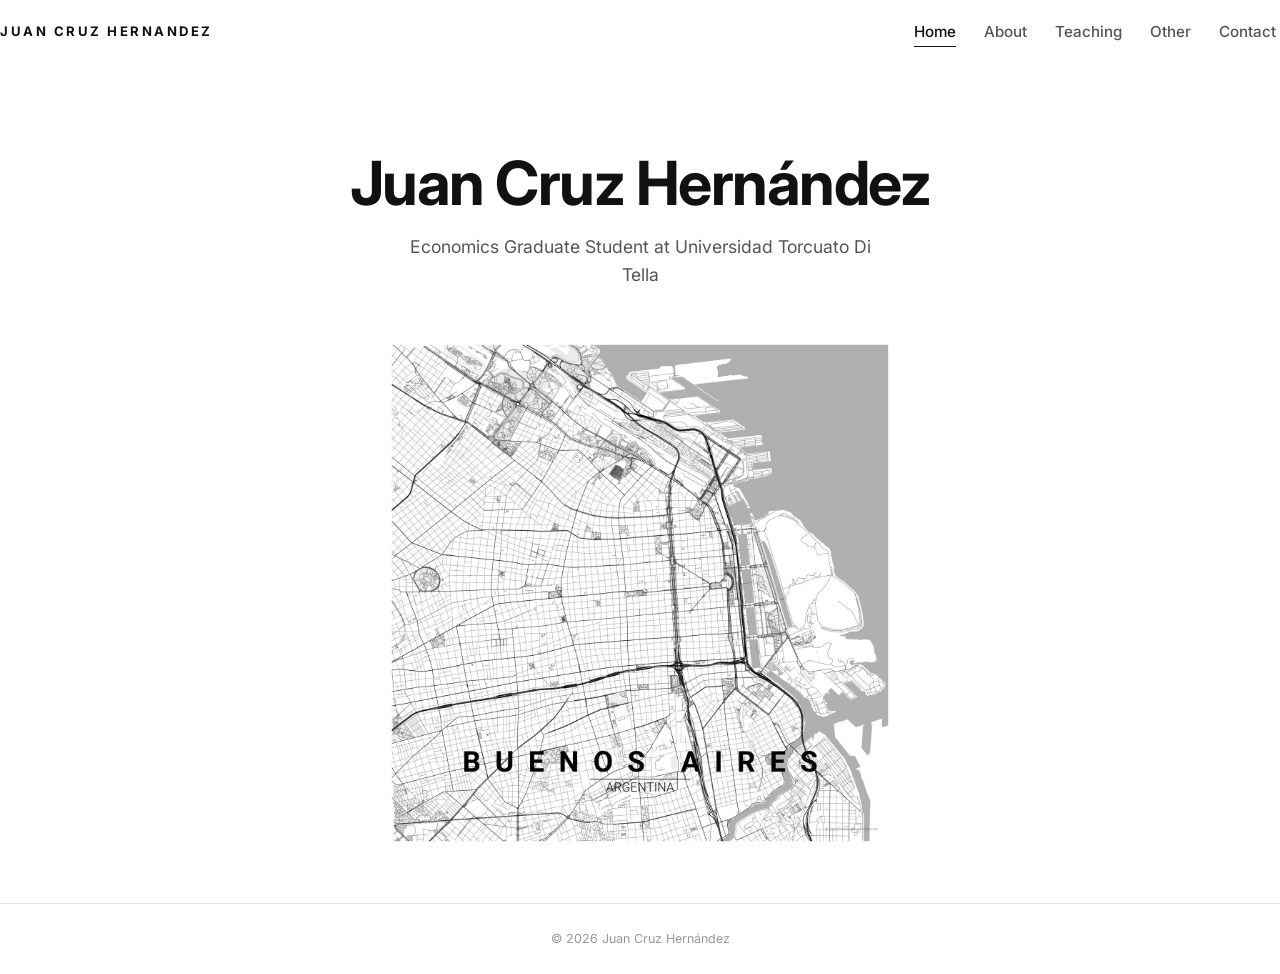
<file: index.html>
<!DOCTYPE html>
<html lang="en">
<head>
    <meta charset="UTF-8">
    <meta name="viewport" content="width=device-width, initial-scale=1.0">
    <title>Juan Cruz Hernández</title>
    <link rel="icon" type="image/svg+xml" href="assets/favicon.svg">
    <link rel="stylesheet" href="css/style.css?v=20260626-4">
    <link href="https://fonts.googleapis.com/css2?family=Inter:wght@300;400;500;600;700&display=swap" rel="stylesheet">
</head>
<body>

    <!-- Navigation -->
    <nav class="navbar" id="navbar">
        <div class="nav-container">
            <a href="#home" class="nav-logo">JUAN CRUZ HERNANDEZ</a>
            <div class="nav-menu" id="nav-menu">
                <a href="#home" class="nav-link active">Home</a>
                <a href="#about" class="nav-link">About</a>
             <!--   <a href="#work" class="nav-link">Work</a>-->
                <a href="#teaching" class="nav-link">Teaching</a>
                <a href="#other" class="nav-link">Other</a>
                <a href="#contact" class="nav-link">Contact</a>
            </div>
            <button class="hamburger" id="hamburger" aria-label="Toggle menu">
                <span></span>
                <span></span>
                <span></span>
            </button>
        </div>
    </nav>

    <!-- Home Section -->
    <section id="home" class="page active">
        <div class="hero">
            <div class="hero-container">
                <h1 class="hero-title">Juan Cruz Hernández</h1>
                <p class="hero-subtitle">Economics Graduate Student at Universidad Torcuato Di Tella</p>
                <p class="hero-location">
                
                </p>
                <div class="hero-image-wrap">
                    <img src="assets/buenos_aires.jpg" alt="Buenos Aires" class="slideshow-img active-img" loading="eager">
                    <img src="assets/general_roca.jpg" alt="General Roca" class="slideshow-img" loading="lazy">
                </div>
            </div>
        </div>
    </section>

    <!-- About Section -->
    <section id="about" class="page">
        <div class="inner-page">
            <div class="inner-container">
                <h2 class="section-title">About</h2>
                <div class="about-content">
                    <p>
                        I'm a graduate student pursuing a Master's degree in Economics at
                        <strong>Universidad Torcuato Di Tella</strong> in Buenos Aires, Argentina.
                    </p>
                    <p>
                        Based in Buenos Aires, Argentina.
                    </p>
                </div>
            </div>
        </div>
    </section>

    <!-- Work Section 
    <section id="work" class="page">
        <div class="inner-page">
            <div class="inner-container">
                <h2 class="section-title">Work</h2>
                <p class="in-progress">In progress…</p>
            </div>
        </div>
    </section> -->

    <!-- Teaching Section -->
    <section id="teaching" class="page">
        <div class="inner-page">
            <div class="inner-container">
                <h2 class="section-title">Teaching</h2>
                <p class="section-subtitle">Resources for courses taught at Universidad Torcuato Di Tella.</p>

                <div class="course-list">

                    <!-- Economía I -->
                    <div class="course-item">
                        <button class="course-toggle" aria-expanded="false">
                            <span class="course-name">Economía I</span>
                            <span class="toggle-icon">+</span>
                        </button>
                        <div class="course-content">

                            <h4 class="material-heading">Syllabus</h4>
                            <ul class="material-list">
                                <li><a href="Economía 1 2026/Programa_Eco_I_2026.pdf" target="_blank" rel="noopener noreferrer">Programa Economía I 2026</a></li>
                            </ul>

                            <h4 class="material-heading">Slides</h4>
                            <ul class="material-list slide-list">
                                <li><a href="Economía 1 2026/Slides/00. Presentación curso.pdf" target="_blank" rel="noopener noreferrer">00. Presentación curso</a></li>
                                <li><a href="Economía 1 2026/Slides/01. Introducción al curso.pdf" target="_blank" rel="noopener noreferrer">01. Introducción al curso</a></li>
                                <li><a href="Economía 1 2026/Slides/02. FPP.pdf" target="_blank" rel="noopener noreferrer">02. FPP</a></li>
                                <li><a href="Economía 1 2026/Slides/03. Intercambio I.pdf" target="_blank" rel="noopener noreferrer">03. Intercambio I</a></li>
                                <li><a href="Economía 1 2026/Slides/03. Intercambio II.pdf" target="_blank" rel="noopener noreferrer">03. Intercambio II</a></li>
                                <li><a href="Economía 1 2026/Slides/04. Restricción Presupuestaria.pdf" target="_blank" rel="noopener noreferrer">04. Restricción Presupuestaria</a></li>
                                <li><a href="Economía 1 2026/Slides/04.1 Preferencias.pdf" target="_blank" rel="noopener noreferrer">04.1 Preferencias</a></li>
                                <li><a href="Economía 1 2026/Slides/04.2 Preferencias II.pdf" target="_blank" rel="noopener noreferrer">04.2 Preferencias II</a></li>
                                <li><a href="Economía 1 2026/Slides/04.3 Elección Óptima.pdf" target="_blank" rel="noopener noreferrer">04.3 Elección Óptima</a></li>
                                <li><a href="Economía 1 2026/Slides/04.4 Curvas.pdf" target="_blank" rel="noopener noreferrer">04.4 Curvas</a></li>
                                <li><a href="Economía 1 2026/Slides/04.5 Elasticidad.pdf" target="_blank" rel="noopener noreferrer">04.5 Elasticidad</a></li>
                                <li><a href="Economía 1 2026/Slides/04.6 EC.pdf" target="_blank" rel="noopener noreferrer">04.6 EC</a></li>
                                <li><a href="Economía 1 2026/Slides/04.7 Demanda Agregada.pdf" target="_blank" rel="noopener noreferrer">04.7 Demanda Agregada</a></li>
                                <li><a href="Economía 1 2026/Slides/04.8 ES y EI.pdf" target="_blank" rel="noopener noreferrer">04.8 ES y EI</a></li>
                                <li><a href="Economía 1 2026/Slides/05. Firma.pdf" target="_blank" rel="noopener noreferrer">05. Firma</a></li>
                                <li><a href="Economía 1 2026/Slides/05.1 Costos corto plazo.pdf" target="_blank" rel="noopener noreferrer">05.1 Costos corto plazo</a></li>
                                <li><a href="Economía 1 2026/Slides/05.2 Costos de largo plazo.pdf" target="_blank" rel="noopener noreferrer">05.2 Costos de largo plazo</a></li>
                                <li><a href="Economía 1 2026/Slides/05.3 Decisión de la firma.pdf" target="_blank" rel="noopener noreferrer">05.3 Decisión de la firma</a></li>
                                <li><a href="Economía 1 2026/Slides/06.0 Equilibrio.pdf" target="_blank" rel="noopener noreferrer">06.0 Equilibrio</a></li>
                                <li><a href="Economía 1 2026/Slides/06.1 Equilibrio largo plazo.pdf" target="_blank" rel="noopener noreferrer">06.1 Equilibrio largo plazo</a></li>
                                <li><a href="Economía 1 2026/Slides/07.0 Eficiencia.pdf" target="_blank" rel="noopener noreferrer">07.0 Eficiencia</a></li>
                                <li><a href="Economía 1 2026/Slides/08.0 Intervencion.pdf" target="_blank" rel="noopener noreferrer">08.0 Intervención</a></li>
                                <li><a href="Economía 1 2026/Slides/09.0 Monopolio.pdf" target="_blank" rel="noopener noreferrer">09.0 Monopolio</a></li>
                            </ul>

                            <h4 class="material-heading">Material Adicional</h4>

                            <p class="material-subheading">Apuntes</p>
                            <ul class="material-list">
                                <li><a href="Economía 1 2026/Material Adicional/Apuntes/Costos_de_Oportunidad.pdf" target="_blank" rel="noopener noreferrer">Costos de Oportunidad</a></li>
                            </ul>

                            <p class="material-subheading">Ejercicios extra</p>
                            <ul class="material-list">
                                <li><a href="Economía 1 2026/Material Adicional/Ejercicios extra/Ejercicios_de_Práctica_I.pdf" target="_blank" rel="noopener noreferrer">Ejercicios de Práctica I</a></li>
                                <li><a href="Economía 1 2026/Material Adicional/Ejercicios extra/Ejercicios_de_Práctica_II.pdf" target="_blank" rel="noopener noreferrer">Ejercicios de Práctica II</a></li>
                                <li><a href="Economía 1 2026/Material Adicional/Ejercicios extra/Ejercicios_de_Práctica_III.pdf" target="_blank" rel="noopener noreferrer">Ejercicios de Práctica III</a></li>
                                <li><a href="Economía 1 2026/Material Adicional/Ejercicios extra/Demanda_Agregada.pdf" target="_blank" rel="noopener noreferrer">Demanda Agregada</a></li>
                            </ul>

                            <p class="material-subheading">Ejercicios TPs</p>
                            <ul class="material-list">
                                <li><a href="Economía 1 2026/Material Adicional/Ejercicios TPs/Ejercicio4_TP7.pdf" target="_blank" rel="noopener noreferrer">Ejercicio 4 — TP7</a></li>
                                <li><a href="Economía 1 2026/Material Adicional/Ejercicios TPs/Ejercicio_5_TP.pdf" target="_blank" rel="noopener noreferrer">Ejercicio 5 — TP</a></li>
                                <li><a href="Economía 1 2026/Material Adicional/Ejercicios TPs/TP9.pdf" target="_blank" rel="noopener noreferrer">TP9</a></li>
                            </ul>

                            <p class="material-subheading">Repaso</p>
                            <ul class="material-list">
                                <li><a href="Economía 1 2026/Material Adicional/Repaso_examen_II.pdf" target="_blank" rel="noopener noreferrer">Repaso Examen II</a></li>
                            </ul>

                        </div>
                    </div>

                    <!-- Economía II -->
                    <div class="course-item">
                        <button class="course-toggle" aria-expanded="false">
                            <span class="course-name">Economía II</span>
                            <span class="toggle-icon">+</span>
                        </button>
                        <div class="course-content">

                            <h4 class="material-heading">Slides 2026</h4>
                            <ul class="material-list slide-list">
                                <li><a href="Economía II/Slides 2026/Solow - Introducción (práctica).html" target="_blank" rel="noopener noreferrer">Solow - Introducción (práctica)</a></li>
                            </ul>

                        </div>
                    </div>

                </div>
            </div>
        </div>
    </section>

    <!-- Other Section -->
    <section id="other" class="page">
        <div class="inner-page">
            <div class="inner-container">
                <h2 class="section-title">Other</h2>
                <p class="in-progress">In progress…</p>
            </div>
        </div>
    </section>

    <!-- Contact Section -->
    <section id="contact" class="page">
        <div class="inner-page">
            <div class="inner-container">
                <h2 class="section-title">Contact</h2>
                <p class="section-subtitle">Feel free to reach out.</p>
                <div class="contact-cards">

                <a href="mailto:jhernandez@mail.utdt.edu" class="contact-card">
                    <svg width="28" height="28" viewBox="0 0 24 24" fill="none" stroke="currentColor" stroke-width="1.5" stroke-linecap="round" stroke-linejoin="round"><rect x="2" y="4" width="20" height="16" rx="2"/><path d="m22 7-8.97 5.7a1.94 1.94 0 01-2.06 0L2 7"/></svg>
                    <span class="contact-label">Email</span>
                    <span class="contact-value">jhernandez@mail.utdt.edu</span>
                </a>

                <a href="https://github.com/juancruzhernandezz" target="_blank" rel="noopener noreferrer" class="contact-card">
                    <svg width="28" height="28" viewBox="0 0 24 24" fill="currentColor"><path d="M12 0C5.37 0 0 5.37 0 12c0 5.31 3.435 9.795 8.205 11.385.6.105.825-.255.825-.57 0-.285-.015-1.23-.015-2.235-3.015.555-3.795-.735-4.035-1.41-.135-.345-.72-1.41-1.23-1.695-.42-.225-1.02-.78-.015-.795.945-.015 1.62.87 1.845 1.23 1.08 1.815 2.805 1.305 3.495.99.105-.78.42-1.305.765-1.605-2.67-.3-5.46-1.335-5.46-5.925 0-1.305.465-2.385 1.23-3.225-.12-.3-.54-1.53.12-3.18 0 0 1.005-.315 3.3 1.23.96-.27 1.98-.405 3-.405s2.04.135 3 .405c2.295-1.56 3.3-1.23 3.3-1.23.66 1.65.24 2.88.12 3.18.765.84 1.23 1.905 1.23 3.225 0 4.605-2.805 5.625-5.475 5.925.435.375.81 1.095.81 2.22 0 1.605-.015 2.895-.015 3.3 0 .315.225.69.825.57A12.02 12.02 0 0024 12c0-6.63-5.37-12-12-12z"/></svg>
                    <span class="contact-label">GitHub</span>
                    <span class="contact-value">juancruzhernandezz</span>
                </a>

                <a href="https://www.linkedin.com/in/juancruzhernandezz/" target="_blank" rel="noopener noreferrer" class="contact-card">
                    <svg width="28" height="28" viewBox="0 0 24 24" fill="currentColor"><path d="M20.447 20.452h-3.554v-5.569c0-1.328-.027-3.037-1.852-3.037-1.853 0-2.136 1.445-2.136 2.939v5.667H9.351V9h3.414v1.561h.046c.477-.9 1.637-1.85 3.37-1.85 3.601 0 4.267 2.37 4.267 5.455v6.286zM5.337 7.433a2.062 2.062 0 01-2.063-2.065 2.064 2.064 0 112.063 2.065zm1.782 13.019H3.555V9h3.564v11.452zM22.225 0H1.771C.792 0 0 .774 0 1.729v20.542C0 23.227.792 24 1.771 24h20.451C23.2 24 24 23.227 24 22.271V1.729C24 .774 23.2 0 22.222 0h.003z"/></svg>
                    <span class="contact-label">LinkedIn</span>
                    <span class="contact-value">juancruzhernandezz</span>
                </a>

            </div>
            </div>
        </div>
    </section>
    <footer class="footer">
        <div class="container">
            <p>&copy; 2026 Juan Cruz Hernández</p>
        </div>
    </footer>

    <script src="js/script.js?v=20260626-4"></script>
</body>
</html>
</file>
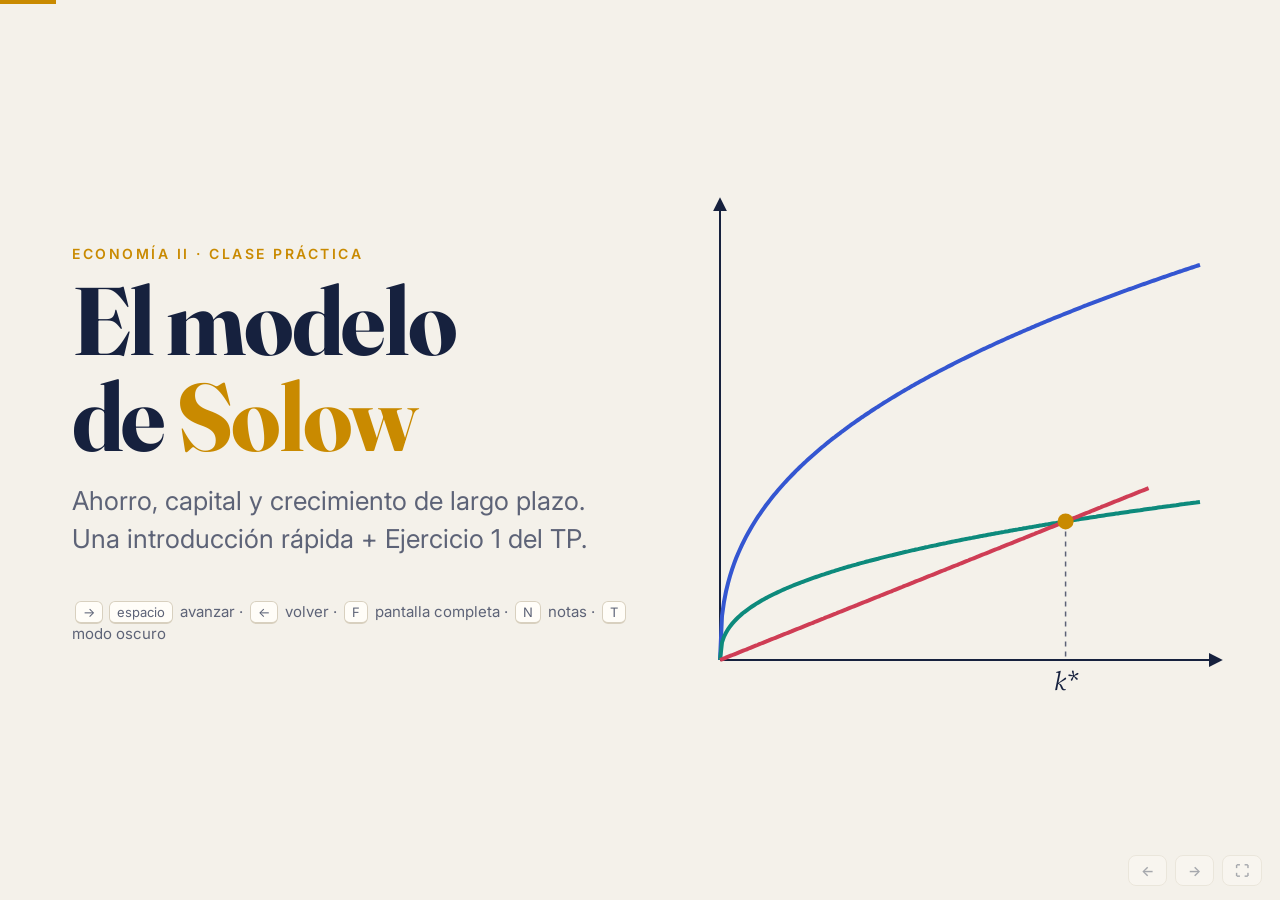
<file: Economía II 2026/Slides/Solow - Introducción (práctica).html>
<!doctype html>
<html lang="es">
<head>
<meta charset="utf-8">
<meta name="viewport" content="width=device-width, initial-scale=1">
<title>Introducción a Solow</title>
<link rel="preconnect" href="https://fonts.googleapis.com">
<link rel="preconnect" href="https://fonts.gstatic.com" crossorigin>
<link href="https://fonts.googleapis.com/css2?family=Fraunces:opsz,wght@9..144,500;9..144,700&family=Inter:wght@400;500;600;700&family=Source+Serif+4:ital,wght@0,400;0,600;1,400;1,600&display=swap" rel="stylesheet">
<style>
:root{
  --bg:#f4f1ea; --surface:#fffdf8; --surface2:#f0ebe0; --ink:#16213e; --muted:#5d6377; --line:#d8d0bf;
  --accent:#c98a00; --accent-soft:#f6e4b5;
  --prod:#3456d1; --inv:#0d8a7c; --dep:#cf3d55; --cons:#c98a00; --violet:#6a4fd1;
  --shadow:0 10px 30px rgba(22,33,62,.08);
  --sans:'Inter',system-ui,-apple-system,'Segoe UI',Roboto,sans-serif;
  --serif:'Fraunces',Georgia,serif;
  --math:'Source Serif 4','STIX Two Text',Cambria,'Times New Roman',serif;
}
:root[data-theme="dark"]{
  --bg:#0d1120; --surface:#151a2d; --surface2:#1c2238; --ink:#eef0f7; --muted:#9aa3bd; --line:#2b3352;
  --accent:#ffc23d; --accent-soft:#3a3218;
  --prod:#86a2ff; --inv:#3ccfbd; --dep:#ff6b80; --cons:#ffc23d; --violet:#a894ff;
  --shadow:0 10px 30px rgba(0,0,0,.35);
}
*{box-sizing:border-box;margin:0;padding:0}
html,body{height:100%;background:var(--bg);color:var(--ink);font-family:var(--sans);overflow:hidden}
body{transition:background .4s}

/* ---------- deck & scaling ---------- */
#deck{position:absolute;left:50%;top:50%;width:1280px;height:720px;transform-origin:center center}
.slide{position:absolute;inset:0;padding:54px 72px 64px;background:var(--bg);
  opacity:0;visibility:hidden;transform:translateX(40px);transition:opacity .5s ease,transform .5s ease,visibility .5s;
  display:flex;flex-direction:column}
.slide.active{opacity:1;visibility:visible;transform:none}
.slide.past{transform:translateX(-40px)}
.slide h2{font-family:var(--serif);font-weight:700;font-size:44px;letter-spacing:-.5px;line-height:1.1;margin-bottom:22px}
.slide h2 .num{color:var(--accent);margin-right:10px}
.kicker{font-size:14px;font-weight:600;letter-spacing:2.5px;text-transform:uppercase;color:var(--accent);margin-bottom:10px}
p,li{font-size:23px;line-height:1.45}
.muted{color:var(--muted)}
.small{font-size:18px}
b,strong{font-weight:650}
ul.clean{list-style:none}
ul.clean li{position:relative;padding-left:30px;margin:10px 0}
ul.clean li::before{content:"";position:absolute;left:4px;top:.62em;width:10px;height:10px;border-radius:50%;background:var(--accent)}

/* footer, progress */
#progress{position:fixed;left:0;top:0;height:4px;background:var(--accent);transition:width .4s;z-index:20}
#footer{position:absolute;left:72px;right:72px;bottom:22px;display:flex;justify-content:space-between;font-size:14px;color:var(--muted);pointer-events:none}
#nav{position:fixed;right:18px;bottom:14px;display:flex;gap:8px;z-index:20;opacity:.35;transition:opacity .3s}
#nav:hover{opacity:1}
#nav button{background:var(--surface);color:var(--ink);border:1px solid var(--line);border-radius:8px;padding:6px 12px;font:600 14px var(--sans);cursor:pointer}

/* fragments */
[data-f]{opacity:0;transform:translateY(10px);transition:opacity .55s ease,transform .55s ease}
svg [data-f]{transform:none}
[data-f].shown{opacity:1;transform:none}
path.draw{stroke-dasharray:1;stroke-dashoffset:1;transition:stroke-dashoffset 1.4s ease}
.shown path.draw, .slide.active .always path.draw{stroke-dashoffset:0}

/* ---------- math ---------- */
.m{font-family:var(--math);white-space:nowrap}
.m i,i.v{font-family:var(--math);font-style:italic}
.eq{font-family:var(--math);font-size:34px;display:block;text-align:center;margin:14px 0;line-height:1.5}
.eq.left{text-align:left}
.eq.sm{font-size:28px}
.eq i{font-style:italic}
sup,sub{font-size:.62em;line-height:0}
.frac{display:inline-flex;flex-direction:column;vertical-align:middle;text-align:center;margin:0 .12em}
.frac>span{padding:0 .18em;line-height:1.15}
.frac>span:first-child{border-bottom:1.6px solid currentColor}
sup .frac{font-size:1em}
.par{font-size:1.9em;font-weight:300;line-height:0;vertical-align:-.08em}
.lbl{display:inline-block;font-family:var(--sans);font-size:15px;font-weight:600;padding:3px 9px;border-radius:999px;margin-left:12px;vertical-align:middle;white-space:nowrap}
.c-prod{color:var(--prod)} .c-inv{color:var(--inv)} .c-dep{color:var(--dep)} .c-cons{color:var(--cons)} .c-acc{color:var(--accent)}
.bg-prod{background:color-mix(in srgb,var(--prod) 14%,transparent);color:var(--prod)}
.bg-inv{background:color-mix(in srgb,var(--inv) 14%,transparent);color:var(--inv)}
.bg-dep{background:color-mix(in srgb,var(--dep) 14%,transparent);color:var(--dep)}
.bg-cons{background:color-mix(in srgb,var(--cons) 18%,transparent);color:var(--cons)}

/* ---------- components ---------- */
.cols{display:grid;grid-template-columns:1fr 1fr;gap:44px;flex:1;min-height:0}
.cols.wide-r{grid-template-columns:.85fr 1.15fr}
.cols.wide-l{grid-template-columns:1.2fr .8fr}
.card{background:var(--surface);border:1px solid var(--line);border-radius:18px;padding:22px 26px;box-shadow:var(--shadow)}
.card h3{font-family:var(--serif);font-size:24px;margin-bottom:8px}
.card p{font-size:19px;line-height:1.4}
.grid4{display:grid;grid-template-columns:repeat(4,1fr);gap:18px}
.grid2{display:grid;grid-template-columns:1fr 1fr;gap:18px}
.callout{border-left:5px solid var(--accent);background:var(--surface);border-radius:0 14px 14px 0;padding:16px 22px;box-shadow:var(--shadow)}
.callout p{font-size:20px}
.callout.warn{border-color:var(--dep)}
.chip{display:inline-block;font-size:14px;font-weight:600;padding:4px 10px;border-radius:999px;background:var(--accent-soft);color:var(--ink);margin-right:6px}
ol.steps{list-style:none;counter-reset:st}
ol.steps li{counter-increment:st;position:relative;padding-left:46px;margin:10px 0;font-size:19px;line-height:1.45}
ol.steps li::before{content:counter(st);position:absolute;left:0;top:0;width:32px;height:32px;border-radius:50%;background:var(--accent);color:#fff;font:700 17px var(--sans);display:grid;place-items:center}
.grid4.compact .card{padding:14px 18px}.grid4.compact .card p{font-size:16px;line-height:1.38}.grid4.compact .icon{width:34px;height:34px;font-size:18px;margin-bottom:6px;border-radius:9px}.grid4.compact h3{font-size:20px;margin-bottom:4px}
.icon{width:44px;height:44px;border-radius:12px;display:grid;place-items:center;margin-bottom:12px;font-size:24px}

/* ---------- cover ---------- */
#s-cover{justify-content:center}
#s-cover h1{font-family:var(--serif);font-size:96px;line-height:1;letter-spacing:-2px;margin:10px 0 18px}
#s-cover h1 span{color:var(--accent)}
#s-cover .sub{font-size:26px;color:var(--muted);max-width:640px}
#cover-art{position:absolute;right:40px;top:90px;width:560px;height:520px}
.keys{margin-top:44px;font-size:15px;color:var(--muted)}
.keys kbd{font-family:var(--sans);font-size:13px;border:1px solid var(--line);border-bottom-width:2px;border-radius:6px;padding:2px 7px;background:var(--surface);margin:0 3px}
@keyframes pulse{0%,100%{r:7}50%{r:12}}
.pulse{animation:pulse 2s ease-in-out infinite}
@keyframes drawIn{from{stroke-dashoffset:1}to{stroke-dashoffset:0}}
.slide.active .autodraw{stroke-dasharray:1;animation:drawIn 1.8s ease forwards}
.autodraw{stroke-dasharray:1;stroke-dashoffset:1}
.autodraw.d2{animation-delay:.5s!important}.autodraw.d3{animation-delay:1s!important}
@keyframes fadeIn{to{opacity:1}}
.slide.active .late{animation:fadeIn .8s ease 1.9s forwards}
.late{opacity:0}

/* ---------- agenda ---------- */
.agenda{display:grid;grid-template-columns:1fr 1fr;gap:16px 28px;margin-top:8px}
.ag{display:flex;align-items:center;gap:18px;background:var(--surface);border:1px solid var(--line);border-radius:16px;padding:16px 20px;box-shadow:var(--shadow)}
.ag .n{font-family:var(--serif);font-size:36px;font-weight:700;color:var(--accent);width:40px}
.ag .t{font-size:21px;font-weight:600}
.ag .d{font-size:16px;color:var(--muted)}
.ag .min{margin-left:auto;font-weight:700;color:var(--muted);font-size:16px}
.ag.hl{background:var(--ink);color:var(--bg);border-color:var(--ink)}
.ag.hl .d,.ag.hl .min{color:color-mix(in srgb,var(--bg) 70%,transparent)}
.timebar{display:flex;height:16px;border-radius:999px;overflow:hidden;margin-top:26px}
.timebar div{height:100%}

/* ---------- rule of 70 ---------- */
input[type=range]{width:100%;accent-color:var(--accent);height:28px;cursor:pointer}
.big{font-family:var(--serif);font-size:64px;font-weight:700;color:var(--accent);line-height:1}
.barrow{display:grid;grid-template-columns:150px 1fr 90px;align-items:center;gap:14px;margin:14px 0;font-size:18px}
.bartrack{height:30px;background:var(--surface2);border-radius:8px;overflow:hidden}
.barfill{height:100%;border-radius:8px;transition:width .5s ease}

/* ---------- timeline ---------- */
.timeline{position:relative;display:grid;grid-template-columns:repeat(5,1fr);gap:16px;margin-top:40px}
.timeline::before{content:"";position:absolute;left:0;right:0;top:22px;height:3px;background:var(--line)}
.tl{position:relative;padding-top:52px}
.tl::before{content:"";position:absolute;left:8px;top:13px;width:20px;height:20px;border-radius:50%;background:var(--surface);border:4px solid var(--accent)}
.tl.key::before{background:var(--accent);box-shadow:0 0 0 6px var(--accent-soft)}
.tl .yr{font-family:var(--serif);font-size:28px;font-weight:700}
.tl .who{font-weight:650;font-size:17px;margin:4px 0 6px}
.tl p{font-size:16px;line-height:1.38;color:var(--muted)}

/* ---------- graphs ---------- */
svg text{fill:var(--ink)}
svg text:not([font-family]){font-family:var(--math)}
svg text[font-family="Inter"]{font-family:var(--sans)}
svg .axis{stroke:var(--ink);stroke-width:2}
svg .tick text{font-family:var(--sans);font-size:13px;fill:var(--muted)}
svg .grid{stroke:var(--line);stroke-width:1}
.graphbox{background:var(--surface);border:1px solid var(--line);border-radius:18px;box-shadow:var(--shadow);padding:10px}
.steptext>div{margin-bottom:12px}
.steptext p{font-size:20px}
.readout{display:grid;grid-template-columns:repeat(4,1fr);gap:10px;margin-top:12px}
.readout div{background:var(--surface2);border-radius:12px;padding:8px 10px;text-align:center}
.readout .v{font-family:var(--math);font-size:24px;font-weight:600}
.readout .k{font-size:13px;color:var(--muted)}
.ctrl{display:grid;grid-template-columns:140px 1fr 56px;align-items:center;gap:10px;margin:2px 0}
.ctrl label{font-family:var(--math);font-size:19px;white-space:nowrap}
.ctrl output{font-family:var(--math);font-size:18px;text-align:right}
.btn{background:var(--ink);color:var(--bg);border:none;border-radius:10px;padding:9px 14px;font:600 15px var(--sans);cursor:pointer;margin:4px 6px 0 0}
.btn.ghost{background:transparent;color:var(--ink);border:1.5px solid var(--line)}
.btn:hover{filter:brightness(1.15)}
.hint{font-size:16px;color:var(--muted);margin-top:8px;min-height:44px}

/* flow diagram */
@keyframes flow{to{stroke-dashoffset:-24}}
.flow{stroke-dasharray:8 4;animation:flow 1s linear infinite}

/* notes */
#notes{position:fixed;left:50%;bottom:16px;transform:translateX(-50%);width:min(960px,94vw);max-height:38vh;overflow:auto;
  background:rgba(15,20,36,.94);color:#eef0f7;border-radius:14px;padding:16px 22px;font-size:16px;line-height:1.5;z-index:30;display:none;box-shadow:0 10px 40px rgba(0,0,0,.4)}
#notes.on{display:block}
#notes .hd{display:flex;justify-content:space-between;font-size:13px;color:#ffc23d;font-weight:700;letter-spacing:1px;text-transform:uppercase;margin-bottom:6px}
aside.notes{display:none}
.tag-app{position:absolute;top:26px;right:72px;font-size:13px;font-weight:700;letter-spacing:2px;text-transform:uppercase;color:var(--dep);border:1.5px solid var(--dep);border-radius:999px;padding:4px 12px}
</style>
</head>
<body>
<div id="progress"></div>
<div id="deck">

<!-- ===================== 1. PORTADA ===================== -->
<section class="slide" id="s-cover" data-sec="">
  <svg id="cover-art" viewBox="0 0 560 520" aria-hidden="true">
    <defs><marker id="ah0" viewBox="0 0 10 10" refX="8" refY="5" markerWidth="7" markerHeight="7" orient="auto"><path d="M0,0L10,5L0,10z" fill="var(--ink)"/></marker></defs>
    <line x1="40" y1="480" x2="540" y2="480" class="axis" marker-end="url(#ah0)"/>
    <line x1="40" y1="480" x2="40" y2="20" class="axis" marker-end="url(#ah0)"/>
    <path id="cv-prod" class="autodraw" pathLength="1" fill="none" stroke="var(--prod)" stroke-width="4"/>
    <path id="cv-inv" class="autodraw d2" pathLength="1" fill="none" stroke="var(--inv)" stroke-width="4"/>
    <path id="cv-dep" class="autodraw d3" pathLength="1" fill="none" stroke="var(--dep)" stroke-width="4"/>
    <g class="late">
      <line id="cv-kline" stroke="var(--muted)" stroke-dasharray="5 5" stroke-width="1.5"/>
      <circle id="cv-dot" r="8" fill="var(--accent)" class="pulse"/>
      <text id="cv-klab" font-size="26" font-style="italic">k*</text>
    </g>
  </svg>
  <div style="position:relative;z-index:1;max-width:600px">
    <div class="kicker">Economía II · Clase práctica</div>
    <h1>El modelo<br>de <span>Solow</span></h1>
    <p class="sub">Ahorro, capital y crecimiento de largo plazo.<br>Una introducción rápida + Ejercicio 1 del TP.</p>
    <p class="keys"><kbd>→</kbd><kbd>espacio</kbd> avanzar · <kbd>←</kbd> volver · <kbd>F</kbd> pantalla completa · <kbd>N</kbd> notas · <kbd>T</kbd> modo oscuro</p>
  </div>
  <aside class="notes">Arranque: avisar que como la teórica todavía no llegó a Solow, hoy hacemos una intro de ~30–35 min y después resolvemos el Ejercicio 1 del TP en el pizarrón. Las slides tienen un “laboratorio” interactivo para la estática comparada.</aside>
</section>

<!-- ===================== 2. PLAN ===================== -->
<section class="slide" data-sec="Plan de la clase">
  <div class="kicker">Hoja de ruta</div>
  <h2>Plan de hoy</h2>
  <div class="agenda">
    <div class="ag" data-f="1"><span class="n">1</span><div><div class="t">La gran pregunta</div><div class="d">¿Por qué algunos países son ricos y otros no? El caso argentino</div></div></div>
    <div class="ag" data-f="1"><span class="n">2</span><div><div class="t">¿Qué es el modelo de Solow?</div><div class="d">Cómo nace, qué hace y para qué se usa</div></div></div>
    <div class="ag" data-f="1"><span class="n">3</span><div><div class="t">El modelo, paso a paso</div><div class="d">Supuestos, ecuaciones y variables per cápita</div></div></div>
    <div class="ag" data-f="1"><span class="n">4</span><div><div class="t">Estado estacionario</div><div class="d">Qué es, qué nos dice, el gráfico y la transición</div></div></div>
    <div class="ag" data-f="1"><span class="n">5</span><div><div class="t">Predicciones y límites</div><div class="d">Regla de oro y lo que el modelo no explica</div></div></div>
    <div class="ag hl" data-f="2"><span class="n" style="color:var(--accent)">6</span><div><div class="t">Ejercicio 1 del TP</div><div class="d">Per cápita · estado estacionario · estática comparada · transición</div></div></div>
  </div>
  <aside class="notes">Mostrar el plan rápido. La idea: entender la intuición y el gráfico; la derivación algebraica completa la hacemos juntos en el ejercicio (incisos 1 y 2), así no la repetimos dos veces.</aside>
</section>

<!-- ===================== 3. LA GRAN PREGUNTA ===================== -->
<section class="slide" data-sec="1 · La gran pregunta">
  <div class="kicker">1 · Motivación</div>
  <h2>¿Por qué algunos países son mucho más ricos que otros?</h2>
  <div class="cols wide-l">
    <div>
      <p>Diferencias <b>chicas</b> en la tasa de crecimiento, sostenidas en el tiempo, se convierten en diferencias <b>enormes</b> en el nivel de ingreso.</p>
      <div class="card" style="margin-top:22px">
        <p class="small muted">Tasa de crecimiento anual del ingreso per cápita del país B</p>
        <div style="display:flex;align-items:center;gap:18px">
          <input type="range" id="g70" min="0.5" max="6" step="0.1" value="3">
          <span class="m" style="font-size:28px;font-weight:600;width:90px" id="g70v">3.0%</span>
        </div>
        <div style="display:flex;align-items:baseline;gap:14px;margin-top:10px">
          <span class="big" id="dbl">23</span><span style="font-size:22px">años para <b>duplicar</b> el ingreso</span>
        </div>
        <p class="small muted" style="margin-top:6px">Regla del 70: años para duplicar ≈ 70 / (tasa en %)</p>
      </div>
    </div>
    <div>
      <p class="small muted" style="margin-bottom:6px">Ingreso per cápita dentro de <b>50 años</b> (hoy = 1)</p>
      <div class="barrow"><span>País A · 1%</span><div class="bartrack"><div class="barfill" id="barA" style="background:var(--muted)"></div></div><span class="m" id="valA" style="font-size:22px">×1.64</span></div>
      <div class="barrow"><span>País B · <span id="gB">3.0%</span></span><div class="bartrack"><div class="barfill" id="barB" style="background:var(--accent)"></div></div><span class="m" id="valB" style="font-size:22px">×4.38</span></div>
      <div class="callout" style="margin-top:26px" data-f="1">
        <p>Hoy: un primer modelo para pensar <b>de dónde viene el crecimiento</b> y <b>hacia dónde converge</b> una economía.</p>
      </div>
    </div>
  </div>
  <aside class="notes">Mover el slider en vivo: con 1% se duplica en ~70 años, con 3% en ~23, con 5% en ~14. Después de 50 años, la diferencia entre 1% y 3% es casi ×2,7. Pregunta disparadora: ¿qué hace que un país ahorre/acumule capital/crezca más?</aside>
</section>

<!-- ===================== 4a. CINCO PAÍSES ===================== -->
<section class="slide" data-sec="1 · La gran pregunta">
  <div class="kicker">1 · La evidencia</div>
  <h2>Sesenta años, cinco países</h2>
  <div class="cols" style="grid-template-columns:1.3fr .7fr;gap:26px">
    <div class="graphbox"><svg id="g-cx" viewBox="0 0 760 420" width="100%"></svg></div>
    <div style="display:flex;flex-direction:column;gap:12px">
      <div class="card" style="padding:12px 16px">
        <table style="width:100%;border-collapse:collapse;font-size:16px;text-align:right">
          <tr class="muted" style="font-size:13px"><th style="text-align:left;font-weight:600">PIB per cápita</th><th style="font-weight:600">1960</th><th style="font-weight:600">2025</th><th style="font-weight:600">crec. anual</th></tr>
          <tr style="border-top:1px solid var(--line)"><td style="text-align:left;padding:6px 4px"><span style="display:inline-block;width:12px;height:12px;border-radius:3px;background:var(--prod);margin-right:8px"></span><b>EE.UU.</b></td><td id="cx-USA-0"></td><td id="cx-USA-1"></td><td id="cx-USA-g" style="font-weight:700"></td></tr>
          <tr style="border-top:1px solid var(--line)"><td style="text-align:left;padding:6px 4px"><span style="display:inline-block;width:12px;height:12px;border-radius:3px;background:var(--dep);margin-right:8px"></span><b>Argentina</b></td><td id="cx-ARG-0"></td><td id="cx-ARG-1"></td><td id="cx-ARG-g" style="font-weight:700"></td></tr>
          <tr data-f="1" style="border-top:1px solid var(--line)"><td style="text-align:left;padding:6px 4px"><span style="display:inline-block;width:12px;height:12px;border-radius:3px;background:var(--inv);margin-right:8px"></span><b>Corea del Sur</b></td><td id="cx-KOR-0"></td><td id="cx-KOR-1"></td><td id="cx-KOR-g" style="font-weight:700"></td></tr>
          <tr data-f="2" style="border-top:1px solid var(--line)"><td style="text-align:left;padding:6px 4px"><span style="display:inline-block;width:12px;height:12px;border-radius:3px;background:var(--violet);margin-right:8px"></span><b>Japón</b></td><td id="cx-JPN-0"></td><td id="cx-JPN-1"></td><td id="cx-JPN-g" style="font-weight:700"></td></tr>
          <tr data-f="3" style="border-top:1px solid var(--line)"><td style="text-align:left;padding:6px 4px"><span style="display:inline-block;width:12px;height:12px;border-radius:3px;background:var(--accent);margin-right:8px"></span><b>España</b></td><td id="cx-ESP-0"></td><td id="cx-ESP-1"></td><td id="cx-ESP-g" style="font-weight:700"></td></tr>
        </table>
        <p class="muted" style="font-size:12px;margin-top:6px">Miles de US$ de 2015 · crecimiento promedio 1960–2025.</p>
      </div>
      <div class="callout" data-f="4" style="padding:10px 16px"><p class="small">Los que arrancaron <b>más pobres</b> crecieron <b>más rápido</b> y se acercaron a Estados Unidos… pero <b>no todos</b>. ¿Por qué? → Solow.</p></div>
    </div>
  </div>
  <p class="muted" style="margin-top:6px;font-size:12px">Escala logarítmica: la <b>pendiente</b> de cada línea es su tasa de crecimiento. Fuente: Banco Mundial, WDI, NY.GDP.PCAP.KD (US$ constantes de 2015).</p>
  <aside class="notes">Explicar la escala log: misma pendiente = misma tasa; subir un escalón (ej. de 10k a 20k) es duplicar. Primero EE.UU. (≈2% parejo, la "frontera") y Argentina (arranca segunda, crece ≈0,9% y con crisis). Clic: Corea, en 1960 tenía ~1/7 del ingreso argentino, creció ≈5,7% por año y nos pasó en 1989; hoy casi el triple. Clic: Japón, crece ≈5% hasta 1990, llega a ~77% del nivel de EE.UU. y después se frena (&lt;1%): se acerca a su estado estacionario → justo lo que predice Solow. Clic: España, convergencia más gradual. Clic: mensaje: convergencia… condicional (Argentina no convergió). Pregunta: ¿qué tienen distinto estos países? Ahorro, población, tecnología/instituciones → los parámetros de Solow.</aside>
</section>

<!-- ===================== 4. ARGENTINA VS 2% ===================== -->
<section class="slide" data-sec="1 · La gran pregunta">
  <div class="kicker">1 · El caso argentino</div>
  <h2>Argentina vs. la Argentina que creció al <span class="c-acc" id="arg-gtitle">2%</span></h2>
  <div class="cols" style="grid-template-columns:1.35fr .65fr;gap:28px">
    <div class="graphbox"><svg id="g-arg" viewBox="0 0 760 410" width="100%"></svg></div>
    <div style="display:flex;flex-direction:column;gap:12px">
      <div class="card" style="padding:14px 18px">
        <p class="small muted" style="font-size:15px">PIB per cápita 2025 (US$ de 2015)</p>
        <p style="margin-top:6px"><span class="c-dep" style="font-weight:700">Argentina real:</span> <span class="m" style="font-size:26px" id="arg-real"></span></p>
        <p data-f="1"><span class="c-acc" style="font-weight:700">Con <span id="arg-g2"></span> anual:</span> <span class="m" style="font-size:26px" id="arg-cf"></span></p>
        <div data-f="1" style="display:flex;align-items:baseline;gap:10px;margin-top:6px"><span class="big" id="arg-x" style="font-size:56px"></span><span class="small">más rica<br>por persona</span></div>
      </div>
      <div class="card" data-f="1" style="padding:12px 20px">
        <p class="small muted">Tasa contrafáctica desde 1960</p>
        <div style="display:flex;align-items:center;gap:12px"><input type="range" id="arg-g" min="0.5" max="3.5" step="0.1" value="2"><span class="m" id="arg-gv" style="font-size:22px;width:60px"></span></div>
      </div>
      <div class="callout" data-f="2" style="padding:10px 16px"><p class="small">Promedio 1960–2025:<br><b>Argentina ≈ <span id="arg-avg"></span>%</b> anual · <b>EE.UU. ≈ <span id="usa-avg"></span>%</b></p></div>
    </div>
  </div>
  <p class="muted" style="margin-top:6px;font-size:12px">Fuente: Banco Mundial, World Development Indicators — PIB per cápita (US$ constantes de 2015), serie NY.GDP.PCAP.KD, 1960–2025.</p>
  <aside class="notes">Primero mostrar sólo la serie real (con sus crisis: 1975–76, 1981–82, hiperinflación 1989–90, 2001–02, 2018–20). Avanzar: aparece la Argentina contrafáctica creciendo al 2% (≈ el promedio de EE.UU.) — hoy tendría ~el doble de ingreso por persona. Avanzar otra vez: los promedios de crecimiento (EE.UU. creció ≈2% per cápita por año). Mover el slider: con 3% sería ~3 veces más rica. Pregunta: ¿qué determina esa tasa? → Solow.</aside>
</section>

<!-- ===================== 5. HISTORIA ===================== -->
<section class="slide" data-sec="2 · Cómo nace Solow">
  <div class="kicker">2 · Un poco de historia</div>
  <h2>Cómo nace el modelo</h2>
  <div class="timeline">
    <div class="tl" data-f="1"><div class="yr">1939–46</div><div class="who">Harrod y Domar</div><p>Modelos con proporción capital/producto <b>fija</b>. El crecimiento equilibrado es un “filo de navaja”: cualquier desvío se amplifica.</p></div>
    <div class="tl key" data-f="2"><div class="yr">1956</div><div class="who">Solow (y Swan, en paralelo)</div><p>Permite <b>sustituir</b> capital por trabajo con <b>rendimientos decrecientes</b> → la economía converge a un <b>estado estacionario estable</b>.</p></div>
    <div class="tl" data-f="3"><div class="yr">1957</div><div class="who">Solow</div><p>Contabilidad del crecimiento para EE.UU.: la mayor parte del crecimiento del producto por hora no se explica por <i class="v">K</i> → <b>residuo</b> = tecnología.</p></div>
    <div class="tl" data-f="4"><div class="yr">1987</div><div class="who">Premio Nobel</div><p>Solow lo recibe por sus contribuciones a la teoría del crecimiento económico.</p></div>
    <div class="tl" data-f="5"><div class="yr">fines ’80</div><div class="who">Romer, Lucas</div><p><b>Crecimiento endógeno</b>: intentan explicar dentro del modelo lo que Solow deja afuera (la tecnología).</p></div>
  </div>
  <div class="callout" style="margin-top:34px" data-f="2">
    <p>Idea clave de Solow: <b>rendimientos decrecientes del capital</b>. Cada máquina adicional por trabajador agrega cada vez menos producto → la acumulación de capital, por sí sola, <b>se frena</b>.</p>
  </div>
  <aside class="notes">No hace falta detenerse mucho. Lo importante: Harrod–Domar = inestable; Solow introduce rendimientos decrecientes y eso da estabilidad (convergencia). Ese es el corazón de todo lo que sigue.</aside>
</section>

<!-- ===================== QUÉ ES ===================== -->
<section class="slide" data-sec="2 · Qué es el modelo">
  <div class="kicker">2 · ¿Qué es el modelo de Solow?</div>
  <h2>El modelo en una frase</h2>
  <div class="card" style="border-left:6px solid var(--accent);padding:22px 30px">
    <p style="font-size:23px;line-height:1.42">Es un <b>modelo de crecimiento económico de largo plazo</b> que explica cómo el <b class="c-inv">ahorro</b>, el <b class="c-dep">crecimiento de la población</b> y la <b class="c-prod">tecnología</b> determinan cuánto <b>capital por trabajador</b> tiene una economía y, con eso, su <b>nivel de vida</b>.</p>
    <div style="margin-top:12px"><span class="chip">dinámico: período a período</span><span class="chip">neoclásico</span><span class="chip">crecimiento exógeno</span><span class="chip">base de la macro moderna</span></div>
  </div>
  <h3 style="font-family:var(--serif);font-size:24px;margin:16px 0 10px">¿Para qué se usa?</h3>
  <div class="grid4 compact">
    <div class="card" data-f="1"><div class="icon bg-prod">📈</div><h3>Pronosticar crecimiento</h3><p>Si sabemos qué tan lejos está un país de su estado estacionario, anticipamos si va a crecer rápido o lento. Es la base de cómo se estima el <b>PIB potencial</b>.</p></div>
    <div class="card" data-f="2"><div class="icon bg-inv">🌍</div><h3>Comparar países</h3><p>Explica por qué unos países son más ricos que otros: distinto ahorro, crecimiento poblacional o tecnología.</p></div>
    <div class="card" data-f="3"><div class="icon bg-cons">🏛</div><h3>Evaluar políticas</h3><p>¿Qué pasa si se incentiva el ahorro y la inversión? ¿Y si cae la natalidad? ¿Cambia el nivel o la tasa de crecimiento?</p></div>
    <div class="card" data-f="4"><div class="icon bg-dep">🧱</div><h3>Punto de partida</h3><p>Los modelos que usan hoy los bancos centrales son, en el fondo, Solow + decisiones óptimas de ahorro y trabajo.</p></div>
  </div>
  <aside class="notes">Slide de “qué es”: la frase resume todo el modelo. Exógeno = s, n y la tecnología vienen dados, el modelo no los explica. Usos: (1) proyecciones de largo plazo / PIB potencial con el enfoque de función de producción; (2) diferencias entre países; (3) políticas: efecto nivel vs. efecto crecimiento; (4) es la base de los modelos de crecimiento neoclásico con optimización (Ramsey–Cass–Koopmans, ciclos reales, DSGE).</aside>
</section>

<!-- ===================== 6. QUÉ HACE ===================== -->
<section class="slide" data-sec="3 · El modelo">
  <div class="kicker">3 · ¿Qué hace el modelo?</div>
  <h2>Una máquina de transformar ahorro en capital</h2>
  <div class="cols wide-r">
    <div>
      <p>Seguimos <b>período a período</b> cómo evoluciona el capital y, con él, el producto, el consumo y la inversión.</p>
      <ul class="clean" style="margin-top:12px">
        <li data-f="1">Se <b>produce</b> con capital y trabajo.</li>
        <li data-f="2">Se <b>ahorra</b> una fracción fija <i class="v">s</i> del producto; el resto se consume.</li>
        <li data-f="3">El ahorro se <b>invierte</b>: se suma al capital de mañana.</li>
        <li data-f="4">Parte del capital se <b>gasta</b> (<i class="v">δ</i>) y la población <b>crece</b> (<i class="v">n</i>).</li>
      </ul>
      <div class="callout" style="margin-top:18px" data-f="5"><p>Pregunta central: <b>¿a dónde converge</b> esta economía y <b>qué determina</b> su nivel de vida de largo plazo?</p></div>
    </div>
    <div class="graphbox" style="display:flex;align-items:center;justify-content:center">
      <svg viewBox="0 0 600 470" width="100%">
        <defs>
          <marker id="ah1" viewBox="0 0 10 10" refX="8" refY="5" markerWidth="6" markerHeight="6" orient="auto"><path d="M0,0L10,5L0,10z" fill="var(--muted)"/></marker>
        </defs>
        <!-- nodes -->
        <g data-f="1">
          <rect x="190" y="20" width="220" height="74" rx="16" fill="color-mix(in srgb,var(--prod) 14%,var(--surface))" stroke="var(--prod)" stroke-width="2"/>
          <text x="300" y="50" text-anchor="middle" font-family="Inter" font-weight="700" font-size="17" fill="var(--prod)">PRODUCCIÓN</text>
          <text x="300" y="78" text-anchor="middle" font-size="21" font-style="italic">Y = A K<tspan dy="-8" font-size="13">α</tspan><tspan dy="8"> N</tspan><tspan dy="-8" font-size="13">1−α</tspan></text>
        </g>
        <g data-f="2">
          <rect x="380" y="200" width="212" height="74" rx="16" fill="color-mix(in srgb,var(--inv) 14%,var(--surface))" stroke="var(--inv)" stroke-width="2"/>
          <text x="486" y="230" text-anchor="middle" font-family="Inter" font-weight="700" font-size="16" fill="var(--inv)">AHORRO = INVERSIÓN</text>
          <text x="486" y="258" text-anchor="middle" font-size="21" font-style="italic">I = S = sY</text>
          <path class="flow" d="M380,94 Q470,130 485,196" fill="none" stroke="var(--muted)" stroke-width="2.5" marker-end="url(#ah1)"/>
          <rect x="40" y="200" width="160" height="74" rx="16" fill="color-mix(in srgb,var(--cons) 16%,var(--surface))" stroke="var(--cons)" stroke-width="2"/>
          <text x="120" y="230" text-anchor="middle" font-family="Inter" font-weight="700" font-size="17" fill="var(--cons)">CONSUMO</text>
          <text x="120" y="258" text-anchor="middle" font-size="21" font-style="italic">C = (1−s)Y</text>
          <path class="flow" d="M220,94 Q140,130 125,196" fill="none" stroke="var(--muted)" stroke-width="2.5" marker-end="url(#ah1)"/>
        </g>
        <g data-f="3">
          <rect x="190" y="370" width="220" height="74" rx="16" fill="var(--surface2)" stroke="var(--ink)" stroke-width="2"/>
          <text x="300" y="400" text-anchor="middle" font-family="Inter" font-weight="700" font-size="17">CAPITAL DE MAÑANA</text>
          <text x="300" y="428" text-anchor="middle" font-size="21" font-style="italic">K<tspan dy="5" font-size="13">t+1</tspan><tspan dy="-5"> = (1−δ)K</tspan><tspan dy="5" font-size="13">t</tspan><tspan dy="-5"> + I</tspan><tspan dy="5" font-size="13">t</tspan></text>
          <path class="flow" d="M485,278 Q470,340 414,392" fill="none" stroke="var(--muted)" stroke-width="2.5" marker-end="url(#ah1)"/>
          <path class="flow" d="M300,366 Q300,230 300,100" fill="none" stroke="var(--prod)" stroke-width="2.5" marker-end="url(#ah1)"/>
          <text x="290" y="300" text-anchor="end" font-family="Inter" font-size="14" fill="var(--prod)" font-weight="600">más K → más Y</text>
        </g>
        <g data-f="4">
          <path d="M190,425 Q120,440 70,420" fill="none" stroke="var(--dep)" stroke-width="2.5" stroke-dasharray="6 4" marker-end="url(#ah1)"/>
          <text x="20" y="400" font-family="Inter" font-size="15" fill="var(--dep)" font-weight="600">depreciación δK</text>
          <text x="20" y="465" font-family="Inter" font-size="15" fill="var(--dep)" font-weight="600">población crece a n</text>
        </g>
      </svg>
    </div>
  </div>
  <aside class="notes">Contar el circuito: produzco → una parte la consumo, otra la ahorro → el ahorro se invierte → mañana tengo más capital → produzco más. Pero el capital se deprecia y la población crece, lo que “come” capital por persona. La pregunta es dónde se equilibran estas fuerzas.</aside>
</section>

<!-- ===================== 7. SUPUESTOS ===================== -->
<section class="slide" data-sec="3 · El modelo">
  <div class="kicker">3 · Ingredientes</div>
  <h2>Los supuestos</h2>
  <div class="grid4">
    <div class="card" data-f="1"><div class="icon bg-prod">⚙︎</div><h3>Tecnología</h3><p>Cobb–Douglas <span class="m"><i>Y</i> = <i>AK</i><sup><i>α</i></sup><i>N</i><sup>1−<i>α</i></sup></span>, 0&lt;<i class="v">α</i>&lt;1.<br>Rendimientos <b>constantes a escala</b> y <b>decrecientes</b> en cada factor.</p></div>
    <div class="card" data-f="2"><div class="icon bg-inv">€</div><h3>Ahorro</h3><p>Se ahorra una <b>fracción fija</b> <i class="v">s</i> del ingreso: <span class="m"><i>S</i> = <i>sY</i></span>.<br>Economía cerrada sin gobierno: <b>ahorro = inversión</b>.</p></div>
    <div class="card" data-f="3"><div class="icon bg-cons">☺︎</div><h3>Población</h3><p>Todos trabajan y la población crece a tasa <b>exógena</b> <i class="v">n</i>:<br><span class="m"><i>N</i><sub><i>t</i>+1</sub> = (1+<i>n</i>)<i>N<sub>t</sub></i></span>.</p></div>
    <div class="card" data-f="4"><div class="icon bg-dep">↓</div><h3>Depreciación</h3><p>Cada período se gasta una fracción <i class="v">δ</i> del capital (máquinas que se rompen).</p></div>
  </div>
  <div class="callout" style="margin-top:28px" data-f="5">
    <p><b>El supuesto “mágico” de Solow:</b> en vez de resolver cuánto consumir en infinitos períodos (maximizando <span class="m"><i>U</i> = Σ <i>β<sup>t</sup>u</i>(<i>C<sub>t</sub></i>)</span>, fuera del nivel del curso), asume que se consume una proporción constante: <span class="m"><i>C<sub>t</sub></i> = (1−<i>s</i>)<i>Y<sub>t</sub></i></span>. Con eso, dado <i class="v">K<sub>t</sub></i> sabemos todo.</p>
  </div>
  <aside class="notes">Notación: el TP usa δ para la depreciación; en las notas/slides de la teórica aparece como d. Es lo mismo. Remarcar que s, n, δ, A son parámetros (exógenos): el modelo no explica por qué un país ahorra más.</aside>
</section>

<!-- ===================== 8. ECUACIONES ===================== -->
<section class="slide" data-sec="3 · El modelo">
  <div class="kicker">3 · El modelo en ecuaciones (como en el TP)</div>
  <h2>Seis ecuaciones, una economía</h2>
  <div class="cols">
    <div class="card" style="display:flex;flex-direction:column;justify-content:center;gap:4px">
      <div class="eq sm left"><i>Y<sub>t</sub></i> = <i>C<sub>t</sub></i> + <i>I<sub>t</sub></i> <span class="lbl bg-cons">uso del producto</span></div>
      <div class="eq sm left"><i>Y<sub>t</sub></i> = <i>AK<sub>t</sub></i><sup><i>α</i></sup><i>N<sub>t</sub></i><sup>1−<i>α</i></sup> <span class="lbl bg-prod">producción</span></div>
      <div class="eq sm left"><i>K</i><sub><i>t</i>+1</sub> = (1−<i>δ</i>)<i>K<sub>t</sub></i> + <i>I<sub>t</sub></i> <span class="lbl bg-inv">ley de mov. del capital</span></div>
      <div class="eq sm left"><i>N</i><sub><i>t</i>+1</sub> = (1+<i>n</i>)<i>N<sub>t</sub></i> <span class="lbl bg-dep">población</span></div>
      <div class="eq sm left"><i>C<sub>t</sub></i> + <i>S<sub>t</sub></i> = <i>Y<sub>t</sub></i> <span class="lbl bg-cons">restricción presup.</span></div>
      <div class="eq sm left"><i>S<sub>t</sub></i> = <i>sY<sub>t</sub></i> <span class="lbl bg-inv">regla de ahorro</span></div>
      <p class="small muted" style="margin-top:6px">Dados <i class="v">K</i><sub>0</sub> y <i class="v">N</i><sub>0</sub>.</p>
    </div>
    <div>
      <p style="font-weight:650;margin-bottom:10px">Paso a paso: del modelo agregado al per cápita</p>
      <ol class="steps">
        <li data-f="1"><b>Dividir cada ecuación por <i class="v">N<sub>t</sub></i></b> y llamar con minúscula a las variables per cápita: <span class="m"><i>y</i> = <i>Y</i>/<i>N</i>, <i>k</i> = <i>K</i>/<i>N</i>, …</span></li>
        <li data-f="2"><b>Producción:</b> por rendimientos constantes a escala, <span class="m"><i>y<sub>t</sub></i> = <i>Ak<sub>t</sub></i><sup><i>α</i></sup></span>.</li>
        <li data-f="3"><b>Capital:</b> usar <span class="m"><i>N</i><sub><i>t</i>+1</sub> = (1+<i>n</i>)<i>N<sub>t</sub></i></span> → <span class="m">(1+<i>n</i>)<i>k</i><sub><i>t</i>+1</sub> = (1−<i>δ</i>)<i>k<sub>t</sub></i> + <i>i<sub>t</sub></i></span>.</li>
        <li data-f="4"><b>Consumo:</b> juntar restricción presupuestaria y regla de ahorro → <span class="m"><i>c<sub>t</sub></i> = (1−<i>s</i>)<i>y<sub>t</sub></i></span>.</li>
      </ol>
      <div class="callout" data-f="5" style="margin-top:14px;padding:12px 20px">
        <p class="small" style="margin-bottom:2px"><b>Resultado: 4 ecuaciones en <i class="v">y</i>, <i class="v">c</i>, <i class="v">i</i>, <i class="v">k</i></b></p>
        <div class="eq" style="font-size:24px;margin:4px 0;line-height:1.6"><i>y<sub>t</sub></i> = <i>c<sub>t</sub></i> + <i>i<sub>t</sub></i> &nbsp;·&nbsp; <i>y<sub>t</sub></i> = <i>Ak<sub>t</sub></i><sup><i>α</i></sup><br>(1+<i>n</i>)<i>k</i><sub><i>t</i>+1</sub> = (1−<i>δ</i>)<i>k<sub>t</sub></i> + <i>i<sub>t</sub></i> &nbsp;·&nbsp; <i>c<sub>t</sub></i> = (1−<i>s</i>)<i>y<sub>t</sub></i></div>
      </div>
    </div>
  </div>
  <aside class="notes">Estas son exactamente las ecuaciones (1)–(6) del Ejercicio 1 (ojo: la consigna tiene la errata 1−n en la ecuación 4; es 1+n). El paso a paso es el inciso 1: se puede mostrar acá como hoja de ruta o dejarlo para el pizarrón. Las dos slides que siguen desarrollan los pasos 2 y 3.</aside>
</section>

<!-- ===================== 9. PER CÁPITA ===================== -->
<section class="slide" data-sec="3 · El modelo">
  <div class="kicker">3 · Pasar a per cápita</div>
  <h2>La función de producción per cápita</h2>
  <div class="cols">
    <div>
      <p>Dividimos la producción por <i class="v">N<sub>t</sub></i> y usamos rendimientos constantes a escala:</p>
      <div class="eq" data-f="1"><i>y<sub>t</sub></i> = <span class="frac"><span><i>AK<sub>t</sub></i><sup><i>α</i></sup><i>N<sub>t</sub></i><sup>1−<i>α</i></sup></span><span><i>N<sub>t</sub></i></span></span> = <i>A</i><span class="par">(</span><span class="frac"><span><i>K<sub>t</sub></i></span><span><i>N<sub>t</sub></i></span></span><span class="par">)</span><sup><i>α</i></sup></div>
      <div class="eq" data-f="2" style="font-size:44px"><span style="background:var(--accent-soft);padding:4px 18px;border-radius:12px"><i>y<sub>t</sub></i> = <i>A k<sub>t</sub></i><sup><i>α</i></sup></span></div>
      <p data-f="3">El producto por persona depende <b>sólo</b> del capital por persona.</p>
      <div class="eq sm" data-f="4" style="margin-top:18px"><i>c<sub>t</sub></i> = (1−<i>s</i>)<i>y<sub>t</sub></i> &nbsp;&nbsp;·&nbsp;&nbsp; <i>i<sub>t</sub></i> = <i>s y<sub>t</sub></i> &nbsp;&nbsp;·&nbsp;&nbsp; <i>y<sub>t</sub></i> = <i>c<sub>t</sub></i> + <i>i<sub>t</sub></i></div>
    </div>
    <div class="graphbox" data-f="3">
      <svg id="g-percap" viewBox="0 0 560 420" width="100%"></svg>
      <p class="small muted" style="padding:0 14px 8px">Rendimientos <b>decrecientes</b>: el mismo Δ<i class="v">k</i> agrega cada vez menos Δ<i class="v">y</i>.</p>
    </div>
  </div>
  <aside class="notes">Mostrar la curva cóncava: con poco capital por persona, una máquina más rinde muchísimo; con mucho, rinde poco. Esa concavidad es la que va a garantizar la convergencia. El detalle algebraico (dividir cada ecuación por N) lo hacemos en el inciso 1.</aside>
</section>

<!-- ===================== 10. LEY DE MOVIMIENTO ===================== -->
<section class="slide" data-sec="3 · El modelo">
  <div class="kicker">3 · El capital por persona</div>
  <h2>¿Cómo evoluciona <i class="v">k</i>?</h2>
  <div class="cols wide-l">
    <div>
      <p>Dividimos la ley de movimiento del capital por <i class="v">N<sub>t</sub></i> y usamos <span class="m"><i>N</i><sub><i>t</i>+1</sub>/<i>N<sub>t</sub></i> = 1+<i>n</i></span>:</p>
      <div class="eq sm" data-f="1"><i>K</i><sub><i>t</i>+1</sub> = (1−<i>δ</i>)<i>K<sub>t</sub></i> + <i>I<sub>t</sub></i> &nbsp;&nbsp;⟹&nbsp;&nbsp; <span style="background:var(--accent-soft);padding:2px 12px;border-radius:10px">(1+<i>n</i>)<i>k</i><sub><i>t</i>+1</sub> = (1−<i>δ</i>)<i>k<sub>t</sub></i> + <i>i<sub>t</sub></i></span></div>
      <p data-f="2" style="margin-top:14px">Reordenando (y despreciando el término chico <i class="v">n</i>·Δ<i class="v">k</i>):</p>
      <div class="eq" data-f="2" style="font-size:40px"><i>k</i><sub><i>t</i>+1</sub> − <i>k<sub>t</sub></i> ≈ <span class="c-inv"><i>i<sub>t</sub></i></span> − <span class="c-dep">(<i>n</i> + <i>δ</i>)<i>k<sub>t</sub></i></span></div>
    </div>
    <div>
      <div class="card" data-f="3">
        <h3>¿Por qué aparece <i class="v">n</i> como si fuera depreciación?</h3>
        <p>Aunque no se rompa ninguna máquina (<i class="v">δ</i> = 0), si la población crece y no invierto, tengo <b>las mismas máquinas para más gente</b>: el capital por persona cae.</p>
        <p style="margin-top:10px">El crecimiento de la población <b>“diluye”</b> el capital per cápita.</p>
      </div>
      <div class="card" data-f="4" style="margin-top:16px">
        <p>Para que <i class="v">k</i> no caiga hay que invertir <span class="m c-dep">(<i>n</i>+<i>δ</i>)<i>k</i></span>: reponer lo depreciado <b>y</b> equipar a los nuevos trabajadores → <b>depreciación per cápita</b>.</p>
      </div>
    </div>
  </div>
  <aside class="notes">En el TP la solución trabaja con la versión exacta (1+n)k_{t+1} = (1−δ)k_t + i_t. En estado estacionario no hace falta aproximar: con k_{t+1}=k_t=k queda (n+δ)k = i exacto. La aproximación solo sirve para la intuición de Δk.</aside>
</section>

<!-- ===================== 11. ECUACIÓN FUNDAMENTAL ===================== -->
<section class="slide" data-sec="3 · El modelo">
  <div class="kicker">3 · La ecuación fundamental de Solow</div>
  <h2>Un tira y afloja entre dos fuerzas</h2>
  <div class="eq" style="font-size:52px;margin:26px 0 30px">
    Δ<i>k<sub>t</sub></i> = <span class="c-inv"><i>s A k<sub>t</sub></i><sup><i>α</i></sup></span> − <span class="c-dep">(<i>n</i> + <i>δ</i>)<i>k<sub>t</sub></i></span>
  </div>
  <div class="grid2" style="gap:26px">
    <div class="card" style="border-top:5px solid var(--inv)"><h3 class="c-inv">Inversión per cápita</h3><p>Lo que <b>agrego</b> de capital por persona: una fracción <i class="v">s</i> de lo que produzco. Crece con <i class="v">k</i>, pero <b>cada vez menos</b> (cóncava).</p></div>
    <div class="card" style="border-top:5px solid var(--dep)"><h3 class="c-dep">Depreciación per cápita</h3><p>Lo que <b>necesito</b> invertir para que <i class="v">k</i> no caiga. Crece con <i class="v">k</i> <b>proporcionalmente</b> (recta).</p></div>
  </div>
  <div class="grid4" style="grid-template-columns:repeat(3,1fr);margin-top:22px">
    <div class="card" data-f="1"><p><span class="c-inv"><b>Inversión</b></span> &gt; <span class="c-dep"><b>depreciación</b></span><br>⟹ Δ<i class="v">k</i> &gt; 0: <b>el capital per cápita crece</b></p></div>
    <div class="card" data-f="2"><p><span class="c-inv"><b>Inversión</b></span> &lt; <span class="c-dep"><b>depreciación</b></span><br>⟹ Δ<i class="v">k</i> &lt; 0: <b>el capital per cápita cae</b></p></div>
    <div class="card" data-f="3" style="background:var(--accent-soft)"><p><span class="c-inv"><b>Inversión</b></span> = <span class="c-dep"><b>depreciación</b></span><br>⟹ Δ<i class="v">k</i> = 0: <b>estado estacionario</b> <i class="v">k</i>*</p></div>
  </div>
  <aside class="notes">Esta es LA ecuación del modelo. Sale de juntar i = s y = s A k^α con la ley de movimiento. Todo lo que sigue (gráfico, estado estacionario, estática comparada) es mirar esta ecuación.</aside>
</section>

<!-- ===================== 13. ESTADO ESTACIONARIO ===================== -->
<section class="slide" data-sec="4 · Estado estacionario">
  <div class="kicker">4 · Estado estacionario · la idea</div>
  <h2>¿Qué es el estado estacionario?</h2>
  <div class="cols" style="grid-template-columns:1fr 1fr;gap:30px">
    <div>
      <div class="card" style="border-left:6px solid var(--accent)"><p style="font-size:21px">Es el <b>punto de reposo</b> de la economía: el capital por trabajador <i class="v">k</i>* en el que la <b class="c-inv">inversión</b> alcanza <b>justo</b> para cubrir la <b class="c-dep">depreciación per cápita</b> (lo que se deprecia + equipar a los nuevos trabajadores).</p></div>
      <p data-f="1" style="margin-top:16px;font-size:21px"><b>Pensalo como una bañadera:</b></p>
      <ul class="clean" style="margin-top:2px">
        <li data-f="1" style="font-size:19px">El <b>nivel del agua</b> es el capital por trabajador <i class="v">k</i>.</li>
        <li data-f="1" style="font-size:19px">La <b class="c-inv">canilla</b> es la inversión <span class="m"><i>sAk</i><sup><i>α</i></sup></span>.</li>
        <li data-f="1" style="font-size:19px">El <b class="c-dep">desagüe</b> es la depreciación per cápita <span class="m">(<i>n</i>+<i>δ</i>)<i>k</i></span>: cuanta más agua, más se va.</li>
        <li data-f="2" style="font-size:19px">Si entra más de lo que sale, el nivel <b>sube</b>; si sale más, <b>baja</b>. Cuando <b>entra = sale</b>, el nivel queda <b>quieto</b>: eso es <i class="v">k</i>*.</li>
      </ul>
    </div>
    <div class="graphbox" style="display:flex;flex-direction:column">
      <svg id="g-tub" viewBox="0 0 540 380" width="100%"></svg>
      <div style="display:flex;gap:6px;padding:0 10px 6px;flex-wrap:wrap;align-items:center">
        <button class="btn" id="tub-low">▶ Arrancar con poco capital</button>
        <button class="btn ghost" id="tub-high">▶ Arrancar con mucho</button>
      </div>
    </div>
  </div>
  <aside class="notes">Usar la animación: con poco capital, la canilla (inversión) es mayor que el desagüe (depreciación per cápita) → el nivel sube, pero a medida que sube el desagüe crece más rápido que la canilla (rendimientos decrecientes) → se frena en k* = 4 (parámetros del TP). Con mucho capital pasa lo contrario. Parámetros: α=0,5; s=0,2; n=δ=0,05; A=1.</aside>
</section>

<!-- ===================== 12. GRÁFICO ===================== -->
<section class="slide" data-sec="4 · Estado estacionario">
  <div class="kicker">4 · El gráfico de Solow</div>
  <h2>Todo en un solo dibujo</h2>
  <div class="cols wide-r" style="grid-template-columns:.62fr 1.38fr;gap:28px">
    <div class="steptext">
      <div data-f="1"><p><span class="lbl bg-prod" style="margin:0">producto</span><br><i class="v">y</i> = <i class="v">Ak</i><sup><i>α</i></sup>: cóncava.</p></div>
      <div data-f="2"><p><span class="lbl bg-inv" style="margin:0">inversión</span><br><i class="v">sAk</i><sup><i>α</i></sup>: la misma curva “achicada” por <i class="v">s</i>.</p></div>
      <div data-f="3"><p><span class="lbl bg-dep" style="margin:0">depreciación per cápita</span><br>(<i class="v">n</i>+<i class="v">δ</i>)<i class="v">k</i>: recta por el origen.</p></div>
      <div data-f="4"><p>Se cruzan en <b><i class="v">k</i>*</b>: el <b>estado estacionario</b>.</p></div>
      <div data-f="5"><p>En <i class="v">k</i>*: el <span class="c-cons"><b>consumo</b></span> es la distancia entre <i class="v">y</i> e <i class="v">i</i>.</p></div>
      <div data-f="6"><p>Si <i class="v">k</i> &lt; <i class="v">k</i>*: inversión &gt; depreciación → <i class="v">k</i> <b>sube</b>…</p></div>
      <div data-f="7"><p>…y si <i class="v">k</i> &gt; <i class="v">k</i>*: <i class="v">k</i> <b>baja</b>. <i class="v">k</i>* es <b>estable</b>.</p></div>
    </div>
    <div class="graphbox"><svg id="g-solow" viewBox="0 0 760 520" width="100%"></svg></div>
  </div>
  <aside class="notes">Ir revelando de a una. Remarcar que la distancia vertical entre la curva verde y la recta roja es justamente Δk. Mientras haya brecha positiva, k sigue subiendo, pero la brecha se achica → crece cada vez más lento. (k=0 también es EE, pero trivial: una economía sin capital.)</aside>
</section>

<section class="slide" data-sec="4 · Estado estacionario">
  <div class="kicker">4 · Estado estacionario · qué nos dice</div>
  <h2>¿Qué nos dice el estado estacionario?</h2>
  <div class="cols" style="grid-template-columns:1.05fr .95fr;gap:30px">
    <div>
      <p><b>Definición:</b> <span class="m"><i>k</i>* = <i>k<sub>t</sub></i> = <i>k</i><sub><i>t</i>+1</sub> = …</span> &nbsp;⟺&nbsp; Δ<i class="v">k</i> = 0</p>
      <div class="eq" style="font-size:38px;margin:14px 0 18px"><span class="c-inv"><i>sA</i>(<i>k</i>*)<sup><i>α</i></sup></span> = <span class="c-dep">(<i>n</i>+<i>δ</i>)<i>k</i>*</span></div>
      <ol class="steps">
        <li data-f="1"><b>Depende sólo de los parámetros</b> (<i class="v">s</i>, <i class="v">A</i>, <i class="v">n</i>, <i class="v">δ</i>, <i class="v">α</i>), <b>no de dónde arranca</b> la economía: dos países con los mismos parámetros terminan con el mismo nivel de vida.</li>
        <li data-f="2"><b>Es estable:</b> desde cualquier <i class="v">k</i><sub>0</sub> &gt; 0 la economía converge a <i class="v">k</i>*. Cuanto más lejos está, más rápido crece.</li>
        <li data-f="3"><b>El nivel de vida se estanca:</b> en el largo plazo, ahorrar más sube el <b>nivel</b> de ingreso, pero no la <b>tasa</b> de crecimiento.</li>
      </ol>
    </div>
    <div>
      <div class="card" data-f="4" style="padding:16px 22px">
        <h3>¿A qué tasa crece cada cosa en EE?</h3>
        <table class="m" style="width:100%;border-collapse:collapse;font-size:21px;margin-top:6px">
          <tr style="border-bottom:2px solid var(--line);font-family:var(--sans);font-size:14px;color:var(--muted)"><th style="text-align:left;padding:6px 4px">Variables</th><th style="text-align:right;padding:6px 4px">Tasa</th></tr>
          <tr style="border-bottom:1px solid var(--line)"><td style="padding:8px 4px">per cápita: <i>k, y, c, i</i></td><td style="text-align:right;font-weight:600">0%</td></tr>
          <tr style="border-bottom:1px solid var(--line)"><td style="padding:8px 4px">población: <i>N</i></td><td style="text-align:right;font-weight:600"><i>n</i></td></tr>
          <tr><td style="padding:8px 4px">agregadas: <i>K, Y, C, I</i></td><td style="text-align:right;font-weight:600"><i>n</i></td></tr>
        </table>
        <p class="small muted" style="margin-top:8px">Porque <span class="m"><i>K</i> = <i>k</i>·<i>N</i></span>: tasa agregada ≈ tasa per cápita + <i class="v">n</i>, &nbsp;<span class="m"><i>g<sub>K</sub></i> ≈ <i>g<sub>k</sub></i> + <i>n</i></span>.</p>
      </div>
      <div class="callout" data-f="5" style="margin-top:16px"><p>Despejando de la condición se obtienen <i class="v">k</i>*, <i class="v">y</i>*, <i class="v">c</i>*, <i class="v">i</i>* en función de los parámetros.<br><b>→ Lo hacemos juntos en el inciso 2.</b></p></div>
    </div>
  </div>
  <aside class="notes">Tres mensajes: (1) EE determinado por parámetros, no por k0 → convergencia condicional; (2) estable; (3) en EE no hay crecimiento per cápita. La tabla es clave para el inciso 4: g_K ≈ g_k + n. No derivar k* acá: es el inciso 2.</aside>
</section>

<!-- ===================== 14. LABORATORIO ===================== -->
<section class="slide" data-sec="4 · Estado estacionario">
  <div class="kicker">4 · Laboratorio · estática comparada</div>
  <h2>¿Qué pasa si cambian los parámetros?</h2>
  <div class="cols" style="grid-template-columns:1.3fr .7fr;gap:26px">
    <div class="graphbox"><svg id="g-lab" viewBox="0 0 760 500" width="100%"></svg></div>
    <div>
      <div class="ctrl"><label>ahorro <i>s</i></label><input type="range" id="lab-s" min="0.05" max="0.6" step="0.01" value="0.2"><output id="o-s"></output></div>
      <div class="ctrl"><label>tecnología <i>A</i></label><input type="range" id="lab-A" min="0.5" max="1.5" step="0.01" value="1"><output id="o-A"></output></div>
      <div class="ctrl"><label>pobl. <i>n</i></label><input type="range" id="lab-n" min="0.01" max="0.1" step="0.005" value="0.05"><output id="o-n"></output></div>
      <div class="ctrl"><label>deprec. <i>δ</i></label><input type="range" id="lab-d" min="0.01" max="0.15" step="0.005" value="0.05"><output id="o-d"></output></div>
      <div class="ctrl"><label>capital <i>α</i></label><input type="range" id="lab-a" min="0.2" max="0.7" step="0.01" value="0.5"><output id="o-a"></output></div>
      <div class="readout">
        <div><div class="v c-acc" id="r-k"></div><div class="k">k*</div></div>
        <div><div class="v c-prod" id="r-y"></div><div class="k">y*</div></div>
        <div><div class="v c-cons" id="r-c"></div><div class="k">c*</div></div>
        <div><div class="v c-inv" id="r-i"></div><div class="k">i*</div></div>
      </div>
      <div style="margin-top:10px">
        <button class="btn" id="lab-anim">▶ Ver transición</button>
        <button class="btn ghost" id="lab-base">Fijar como base</button>
        <button class="btn ghost" id="lab-reset">Valores del TP</button>
      </div>
      <p class="hint" id="lab-hint"></p>
    </div>
  </div>
  <aside class="notes">Arranca con los parámetros del inciso 4 del TP (α=0,5; s=0,2; n=δ=0,05; A=1 → k*=4). Probar: subir s, subir n o δ, subir A. La curva punteada tenue es la “base”; “Ver transición” anima el camino de k desde el EE viejo al nuevo. Para c*: subir s aumenta c* sólo si s&lt;α (regla de oro). Si quieren no “spoilear” el inciso 3, usar sólo s y n.</aside>
</section>

<!-- ===================== 15. TRANSICIÓN ===================== -->
<section class="slide" data-sec="4 · Estado estacionario">
  <div class="kicker">4 · Dinámica de transición</div>
  <h2>Convergencia: cuanto más lejos, más rápido</h2>
  <div class="cols" style="grid-template-columns:1fr 1fr;gap:26px;flex:none">
    <div class="graphbox"><svg id="g-path" viewBox="0 0 560 270" width="100%"></svg></div>
    <div class="graphbox"><svg id="g-growth" viewBox="0 0 560 270" width="100%"></svg></div>
  </div>
  <div class="cols" style="grid-template-columns:1fr 1fr;gap:26px;margin-top:14px;flex:none">
    <div>
      <div class="ctrl" style="grid-template-columns:190px 1fr 60px"><label>capital inicial <i>k</i><sub>0</sub></label><input type="range" id="k0" min="0.3" max="9" step="0.01" value="1"><output id="o-k0"></output></div>
      <p class="small muted">Parámetros del TP: <i class="v">α</i>=0,5 · <i class="v">s</i>=0,2 · <i class="v">n</i>=<i class="v">δ</i>=0,05 · <i class="v">A</i>=1 → <i class="v">k</i>* = 4</p>
    </div>
    <div class="callout" style="padding:12px 18px"><p class="small" id="path-read"></p></div>
  </div>
  <aside class="notes">Mover k0: con k0 bajo, la tasa de crecimiento de k arranca alta y cae a medida que se acerca a k*. Las agregadas crecen a g_k + n (aprox.), así que durante la transición desde abajo crecen MÁS que n, y convergen a n. Ejemplo clásico: Alemania y Japón después de la Segunda Guerra (perdieron capital → k0 muy por debajo de k* → crecieron muy rápido). No mostrar el caso k0=3,98 hasta hacer el inciso 4 si se quiere evitar spoiler.</aside>
</section>

<!-- ===================== 16. PARA QUÉ SE USA ===================== -->
<section class="slide" data-sec="5 · Usos y límites">
  <div class="kicker">5 · Predicciones</div>
  <h2>Lo que Solow nos enseña</h2>
  <div class="grid4" style="grid-template-columns:repeat(3,1fr)">
    <div class="card" data-f="1"><h3>Diferencias de ingreso entre países</h3><p>Países que <b>ahorran más</b> (<i class="v">s</i>↑), con <b>mejor tecnología</b> (<i class="v">A</i>↑) o con <b>menor crecimiento poblacional</b> (<i class="v">n</i>↓) tienen un <i class="v">y</i>* más alto.</p></div>
    <div class="card" data-f="2"><h3>Convergencia condicional</h3><p>Una economía lejos de su <i class="v">k</i>* crece más rápido. Ej.: <b>Alemania y Japón</b> tras la Segunda Guerra: perdieron capital y crecieron muy rápido durante décadas.</p></div>
    <div class="card" data-f="3"><h3>Pensar políticas</h3><p>Subir <i class="v">s</i> tiene <b>efecto nivel</b> (sube <i class="v">y</i>*) pero <b>no</b> cambia el crecimiento de largo plazo. ¿Y el consumo?</p></div>
  </div>
  <div class="callout" style="margin-top:18px" data-f="4">
    <p><b>Regla de oro:</b> ahorrar más no siempre es mejor. El consumo de estado estacionario <i class="v">c</i>* es máximo cuando <span class="m"><i>s</i> = <i>α</i></span>. Si <i class="v">s</i> &lt; <i class="v">α</i>, subir <i class="v">s</i> aumenta <i class="v">c</i>*; si <i class="v">s</i> &gt; <i class="v">α</i>, lo reduce (se “ahorra demasiado”).</p>
  </div>
  <aside class="notes">La regla de oro está en las notas de clase (s^G = α). Sirve para el inciso 3: el efecto de s sobre c* es ambiguo — depende de si s es menor o mayor que α.</aside>
</section>

<!-- ===================== 17. LÍMITES ===================== -->
<section class="slide" data-sec="5 · Usos y límites">
  <div class="kicker">5 · ¿Qué no explica?</div>
  <h2>Los límites del modelo básico</h2>
  <div class="cols">
    <div>
      <ul class="clean">
        <li data-f="1">En estado estacionario <b>el ingreso per cápita no crece</b>. Pero en los datos, muchos países crecen sostenidamente hace más de un siglo.</li>
        <li data-f="2">Los motores son <b>exógenos</b>: <i class="v">s</i>, <i class="v">n</i>, <i class="v">A</i> vienen dados. El modelo no explica por qué un país ahorra o innova más.</li>
        <li data-f="3">El consumo no se elige <b>optimizando</b>: es una regla fija.</li>
      </ul>
    </div>
    <div>
      <div class="card" data-f="4" style="border-top:5px solid var(--accent)">
        <h3>La salida: progreso técnico</h3>
        <p>Si la tecnología mejora a una tasa <i class="v">g</i>:</p>
        <div class="eq sm"><i>Y<sub>t</sub></i> = <i>AK<sub>t</sub></i><sup><i>α</i></sup>(<i>X<sub>t</sub>N<sub>t</sub></i>)<sup>1−<i>α</i></sup>, &nbsp; <i>X</i><sub><i>t</i>+1</sub> = (1+<i>g</i>)<i>X<sub>t</sub></i></div>
        <p>…entonces en el largo plazo <b>el ingreso per cápita crece a <i class="v">g</i></b>.</p>
        <p class="small muted" style="margin-top:8px">→ Es el Ejercicio 2 del TP. Explicar <i class="v">g</i> es tarea de los modelos de <b>crecimiento endógeno</b>.</p>
      </div>
    </div>
  </div>
  <aside class="notes">Moraleja: acumular capital sólo te lleva a un nivel más alto; para crecer para siempre hace falta progreso tecnológico. Esto deja planteado el Ejercicio 2.</aside>
</section>

<!-- ===================== 18. PARA LLEVARSE ===================== -->
<section class="slide" data-sec="Resumen">
  <div class="kicker">Resumen</div>
  <h2>Tres ideas para llevarse</h2>
  <div style="display:flex;flex-direction:column;gap:18px;margin-top:6px">
    <div class="ag" data-f="1"><span class="n">1</span><div><div class="t">Inversión vs. depreciación</div><div class="d" style="font-size:19px">El capital per cápita se mueve según <span class="m">Δ<i>k</i> = <i>sAk</i><sup><i>α</i></sup> − (<i>n</i>+<i>δ</i>)<i>k</i></span>.</div></div></div>
    <div class="ag" data-f="2"><span class="n">2</span><div><div class="t">Convergencia al estado estacionario</div><div class="d" style="font-size:19px">Por rendimientos decrecientes, la economía converge a <i class="v">k</i>*: per cápita todo queda constante; las agregadas crecen a <i class="v">n</i>.</div></div></div>
    <div class="ag" data-f="3"><span class="n">3</span><div><div class="t">Niveles vs. crecimiento</div><div class="d" style="font-size:19px"><i class="v">s</i> y <i class="v">A</i> suben el nivel de largo plazo; <i class="v">n</i> y <i class="v">δ</i> lo bajan. El crecimiento per cápita sostenido requiere progreso técnico.</div></div></div>
  </div>
  <aside class="notes">Cierre de la parte teórica. Preguntar si hay dudas antes de pasar al ejercicio.</aside>
</section>

<!-- ===================== 19. EJERCICIO 1 ===================== -->
<section class="slide" data-sec="6 · Ejercicio 1">
  <div class="kicker">6 · Manos a la obra</div>
  <h2>Ejercicio 1 · Modelo de Solow básico</h2>
  <div class="cols" style="grid-template-columns:.8fr 1.2fr">
    <div class="card" style="display:flex;flex-direction:column;justify-content:center">
      <div class="eq sm left" style="margin:6px 0">(1) <i>Y<sub>t</sub></i> = <i>C<sub>t</sub></i> + <i>I<sub>t</sub></i></div>
      <div class="eq sm left" style="margin:6px 0">(2) <i>Y<sub>t</sub></i> = <i>AK<sub>t</sub></i><sup><i>α</i></sup><i>N<sub>t</sub></i><sup>1−<i>α</i></sup></div>
      <div class="eq sm left" style="margin:6px 0">(3) <i>K</i><sub><i>t</i>+1</sub> = (1−<i>δ</i>)<i>K<sub>t</sub></i> + <i>I<sub>t</sub></i></div>
      <div class="eq sm left" style="margin:6px 0">(4) <i>N</i><sub><i>t</i>+1</sub> = (1+<i>n</i>)<i>N<sub>t</sub></i></div>
      <div class="eq sm left" style="margin:6px 0">(5) <i>C<sub>t</sub></i> + <i>S<sub>t</sub></i> = <i>Y<sub>t</sub></i></div>
      <div class="eq sm left" style="margin:6px 0">(6) <i>S<sub>t</sub></i> = <i>sY<sub>t</sub></i></div>
    </div>
    <div style="display:flex;flex-direction:column;gap:12px">
      <div class="card" data-f="1" style="padding:14px 20px"><p class="small"><span class="chip">Inciso 1</span><b>Per cápita.</b> Dividir cada ecuación por <i class="v">N<sub>t</sub></i>. Llegar a 4 ecuaciones en <i class="v">y</i>, <i class="v">c</i>, <i class="v">i</i>, <i class="v">k</i>.</p></div>
      <div class="card" data-f="2" style="padding:14px 20px"><p class="small"><span class="chip">Inciso 2</span><b>Estado estacionario.</b> Imponer <i class="v">k</i><sub><i>t</i>+1</sub> = <i class="v">k<sub>t</sub></i> = <i class="v">k</i>*, despejar <i class="v">k</i>* y luego <i class="v">y</i>*, <i class="v">i</i>*, <i class="v">c</i>*.</p></div>
      <div class="card" data-f="3" style="padding:14px 20px"><p class="small"><span class="chip">Inciso 3</span><b>Estática comparada</b> respecto de <i class="v">α</i>, <i class="v">δ</i>, <i class="v">A</i>, <i class="v">s</i>: mirar las fórmulas (¡y el gráfico!).</p></div>
      <div class="card" data-f="4" style="padding:14px 20px"><p class="small"><span class="chip">Inciso 4</span><b>Números:</b> <i class="v">α</i>=0,5, <i class="v">s</i>=0,2, <i class="v">δ</i>=<i class="v">n</i>=0,05, <i class="v">A</i>=1, <i class="v">k</i><sub>0</sub>=3,98. ¿Cómo es la transición? ¿A qué tasa crecen las agregadas?</p></div>
      <p class="small muted" data-f="4">(Ecuación (4) corregida: en la consigna aparece 1−<i class="v">n</i>.)</p>
    </div>
  </div>
  <aside class="notes">A partir de acá, pizarrón. Sugerencia de tiempos: inciso 1 ≈ 12′, inciso 2 ≈ 15′, inciso 3 ≈ 13′, inciso 4 ≈ 10′. Se puede volver al laboratorio y a la slide de transición para chequear los incisos 3 y 4.</aside>
</section>

<!-- ===================== 20. APÉNDICE ===================== -->
<section class="slide" data-sec="Apéndice · para chequear">
  <span class="tag-app">Backup · no mostrar antes</span>
  <div class="kicker">Apéndice</div>
  <h2>Resultados para chequear</h2>
  <div class="cols" style="grid-template-columns:1.05fr .95fr;gap:30px">
    <div class="card">
      <div class="eq sm left" style="margin:4px 0"><i>k</i>* = <span class="par">(</span><span class="frac"><span><i>sA</i></span><span><i>n</i>+<i>δ</i></span></span><span class="par">)</span><sup><span class="frac"><span>1</span><span>1−<i>α</i></span></span></sup> <span class="m c-acc" style="float:right;font-size:24px">= 4</span></div>
      <div class="eq sm left" style="margin:4px 0"><i>y</i>* = <i>A</i><span class="par">(</span><span class="frac"><span><i>sA</i></span><span><i>n</i>+<i>δ</i></span></span><span class="par">)</span><sup><span class="frac"><span><i>α</i></span><span>1−<i>α</i></span></span></sup> <span class="m c-acc" style="float:right;font-size:24px">= 2</span></div>
      <div class="eq sm left" style="margin:4px 0"><i>i</i>* = (<i>n</i>+<i>δ</i>)<i>k</i>* <span class="m c-acc" style="float:right;font-size:24px">= 0,4</span></div>
      <div class="eq sm left" style="margin:4px 0"><i>c</i>* = (1−<i>s</i>)<i>y</i>* <span class="m c-acc" style="float:right;font-size:24px">= 1,6</span></div>
      <p class="small muted" style="margin-top:8px">Inciso 4: <i class="v">k</i><sub>0</sub> = 3,98 &lt; <i class="v">k</i>* = 4 → las variables per cápita crecen (cada vez más lento) hasta el EE; las agregadas crecen a una tasa <b>apenas mayor que <i class="v">n</i> = 5%</b> y convergen a <i class="v">n</i>.</p>
    </div>
    <div>
      <table style="width:100%;border-collapse:collapse;font-size:19px;text-align:center" class="m">
        <tr style="border-bottom:2px solid var(--line);font-family:var(--sans);font-size:15px;color:var(--muted)"><th style="text-align:left;padding:6px">↑ en…</th><th>k*</th><th>y*</th><th>i*</th><th>c*</th></tr>
        <tr style="border-bottom:1px solid var(--line)"><td style="text-align:left;padding:8px"><i>s</i></td><td>↑</td><td>↑</td><td>↑</td><td>↑ si <i>s</i>&lt;<i>α</i><br>↓ si <i>s</i>&gt;<i>α</i></td></tr>
        <tr style="border-bottom:1px solid var(--line)"><td style="text-align:left;padding:8px"><i>A</i></td><td>↑</td><td>↑</td><td>↑</td><td>↑</td></tr>
        <tr style="border-bottom:1px solid var(--line)"><td style="text-align:left;padding:8px"><i>δ</i> (o <i>n</i>)</td><td>↓</td><td>↓</td><td>↓</td><td>↓</td></tr>
        <tr><td style="text-align:left;padding:8px"><i>α</i></td><td colspan="4">↑ todas <b>si <i>sA</i> &gt; <i>n</i>+<i>δ</i></b><br><span style="font-size:15px;font-family:var(--sans);color:var(--muted)">(la base del exponente &gt; 1, como en el inciso 4)</span></td></tr>
      </table>
      <div class="callout warn" style="margin-top:14px;padding:10px 16px"><p class="small">La resolución pone “↑” para <i class="v">α</i> sin condición; vale si <span class="m"><i>sA</i>/(<i>n</i>+<i>δ</i>) &gt; 1</span>. Si fuera &lt; 1, <i class="v">k</i>* <b>bajaría</b> al subir <i class="v">α</i>.</p></div>
    </div>
  </div>
  <aside class="notes">Slide de respaldo para vos. Ojo con i*: la resolución lo escribe como (sA)^{1/(1−α)} / (n+δ)^{α/(1−α)}, que es lo mismo que (n+δ)k*.</aside>
</section>

</div><!-- /deck -->

<div id="footer"><span id="f-sec"></span><span id="f-num"></span></div>
<div id="nav"><button id="b-prev" aria-label="Anterior">←</button><button id="b-next" aria-label="Siguiente">→</button><button id="b-full" aria-label="Pantalla completa">⛶</button></div>
<div id="notes"><div class="hd"><span>Notas del docente</span><span id="clock">00:00</span></div><div id="notes-body"></div></div>

<script>
(() => {
const NS = 'http://www.w3.org/2000/svg';
const $ = (s, r = document) => r.querySelector(s);
const $$ = (s, r = document) => [...r.querySelectorAll(s)];
const fmt = (x, d = 2) => x.toFixed(d).replace('.', ',');

/* ---------------- Solow math ---------------- */
const f = (p, k) => p.A * Math.pow(k, p.a);
const kstar = p => Math.pow(p.s * p.A / (p.n + p.d), 1 / (1 - p.a));
const nextK = (p, k) => ((1 - p.d) * k + p.s * f(p, k)) / (1 + p.n);

/* ---------------- SVG helpers ---------------- */
function el(tag, attrs = {}, parent) {
  const e = document.createElementNS(NS, tag);
  for (const [k, v] of Object.entries(attrs)) e.setAttribute(k, v);
  if (parent) parent.appendChild(e);
  return e;
}
function txt(parent, x, y, html, attrs = {}) {
  const t = el('text', Object.assign({ x, y }, attrs), parent);
  t.innerHTML = html;
  return t;
}
function frame(svg, o) {
  // o: {W,H,ml,mr,mt,mb,xmax,ymax,xmin,ymin}
  const xmin = o.xmin || 0, ymin = o.ymin || 0;
  const X = v => o.ml + (v - xmin) / (o.xmax - xmin) * (o.W - o.ml - o.mr);
  const Y = v => o.H - o.mb - (v - ymin) / (o.ymax - ymin) * (o.H - o.mt - o.mb);
  const id = 'c' + Math.random().toString(36).slice(2, 8);
  const defs = el('defs', {}, svg);
  const cp = el('clipPath', { id }, defs);
  el('rect', { x: o.ml, y: o.mt - 4, width: o.W - o.ml - o.mr + 4, height: o.H - o.mt - o.mb + 4 }, cp);
  const mk = el('marker', { id: id + 'a', viewBox: '0 0 10 10', refX: 8, refY: 5, markerWidth: 7, markerHeight: 7, orient: 'auto' }, defs);
  el('path', { d: 'M0,0L10,5L0,10z', fill: 'var(--ink)' }, mk);
  return { X, Y, clip: `url(#${id})`, arrow: `url(#${id}a)`, o, defs, id };
}
function axes(svg, F, xl = 'k', yl = '') {
  const o = F.o;
  const g = el('g', {}, svg);
  el('line', { x1: o.ml, y1: o.H - o.mb, x2: o.W - o.mr + 30, y2: o.H - o.mb, class: 'axis', 'marker-end': F.arrow }, g);
  el('line', { x1: o.ml, y1: o.H - o.mb, x2: o.ml, y2: o.mt - 14, class: 'axis', 'marker-end': F.arrow }, g);
  txt(g, o.W - o.mr + 22, o.H - o.mb + 26, `<tspan font-style="italic">${xl}</tspan>`, { 'font-size': 22 });
  if (yl) txt(g, o.ml - 10, o.mt - 22, yl, { 'font-size': 18, 'text-anchor': 'end' });
  return g;
}
function curve(fn, F, x0, x1, n = 240) {
  let d = '';
  for (let i = 0; i <= n; i++) {
    const x = x0 + (x1 - x0) * i / n;
    d += (i ? 'L' : 'M') + F.X(x).toFixed(1) + ',' + F.Y(fn(x)).toFixed(1);
  }
  return d;
}
const sup = s => `<tspan dy="-9" font-size="0.68em">${s}</tspan><tspan dy="9"> </tspan>`;

/* ---------------- cover art ---------------- */
(function cover() {
  const p = { a: .4, s: .4, A: 1, n: .05, d: .05 };
  const F = { X: v => 40 + v / 14 * 480, Y: v => 480 - v / 3.2 * 440 };
  $('#cv-prod').setAttribute('d', curve(k => f(p, k), F, 0, 14));
  $('#cv-inv').setAttribute('d', curve(k => p.s * f(p, k), F, 0, 14));
  $('#cv-dep').setAttribute('d', curve(k => (p.n + p.d) * k, F, 0, 12.5));
  const ks = kstar(p), x = F.X(ks), y = F.Y((p.n + p.d) * ks);
  const dot = $('#cv-dot'); dot.setAttribute('cx', x); dot.setAttribute('cy', y);
  const l = $('#cv-kline'); l.setAttribute('x1', x); l.setAttribute('x2', x); l.setAttribute('y1', y); l.setAttribute('y2', 480);
  const t = $('#cv-klab'); t.setAttribute('x', x - 12); t.setAttribute('y', 510);
})();

/* ---------------- rule of 70 ---------------- */
(function r70() {
  const s = $('#g70');
  const upd = () => {
    const g = +s.value / 100;
    $('#g70v').textContent = fmt(g * 100, 1) + '%';
    $('#gB').textContent = fmt(g * 100, 1) + '%';
    $('#dbl').textContent = Math.round(Math.log(2) / Math.log(1 + g));
    const a = Math.pow(1.01, 50), b = Math.pow(1 + g, 50), m = Math.max(a, b);
    $('#barA').style.width = (a / m * 100) + '%';
    $('#barB').style.width = (b / m * 100) + '%';
    $('#valA').textContent = '×' + fmt(a, 2);
    $('#valB').textContent = '×' + fmt(b, b >= 10 ? 1 : 2);
  };
  s.addEventListener('input', upd); upd();
})();

/* ---------------- per capita small graph ---------------- */
(function percap() {
  const svg = $('#g-percap');
  const p = { a: .4, A: 1 };
  const F = frame(svg, { W: 560, H: 420, ml: 50, mr: 50, mt: 40, mb: 44, xmax: 10, ymax: 3 });
  axes(svg, F, 'k', '<tspan font-style="italic">y</tspan>');
  el('path', { d: curve(k => f(p, k), F, 0, 10), fill: 'none', stroke: 'var(--prod)', 'stroke-width': 4, class: 'draw', pathLength: 1 }, svg);
  txt(svg, F.X(8.2), F.Y(f(p, 10)) - 14, `<tspan font-style="italic">y = Ak</tspan>${sup('α')}`, { 'font-size': 22, fill: 'var(--prod)' });
  // two equal Δk steps
  [[1, 2], [7, 8]].forEach(([k1, k2], j) => {
    const y1 = f(p, k1), y2 = f(p, k2);
    const c = j ? 'var(--dep)' : 'var(--inv)';
    el('line', { x1: F.X(k1), y1: F.Y(y1), x2: F.X(k2), y2: F.Y(y1), stroke: c, 'stroke-width': 3 }, svg);
    el('line', { x1: F.X(k2), y1: F.Y(y1), x2: F.X(k2), y2: F.Y(y2), stroke: c, 'stroke-width': 3 }, svg);
    el('circle', { cx: F.X(k1), cy: F.Y(y1), r: 5, fill: c }, svg);
    el('circle', { cx: F.X(k2), cy: F.Y(y2), r: 5, fill: c }, svg);
    txt(svg, (F.X(k1) + F.X(k2)) / 2, F.Y(y1) + 22, 'Δk', { 'font-size': 16, 'text-anchor': 'middle', fill: c, 'font-style': 'italic' });
    txt(svg, F.X(k2) + 8, (F.Y(y1) + F.Y(y2)) / 2 + 5, 'Δy = ' + fmt(y2 - y1, 2), { 'font-size': 16, fill: c, 'font-style': 'italic' });
  });
  // make the path draw when the graphbox is shown
  svg.closest('[data-f]').classList.add('drawhost');
})();

/* ---------------- Solow graph builder ---------------- */
function solowGraph(svg, p, opts) {
  const F = frame(svg, { W: 760, H: opts.H || 520, ml: 56, mr: 130, mt: 40, mb: 50, xmax: opts.xmax, ymax: opts.ymax });
  axes(svg, F, 'k', '');
  return F;
}

/* ---------------- stepwise conceptual graph ---------------- */
(function stepGraph() {
  const svg = $('#g-solow');
  const p = { a: .4, s: .35, A: 1, n: .04, d: .06 };
  const xmax = 12, ymax = 3;
  const F = solowGraph(svg, p, { xmax, ymax });
  const nd = p.n + p.d, ks = kstar(p), ys = f(p, ks), is = p.s * ys;
  const G = (n) => el('g', { 'data-f': n }, svg);

  let g = G(1);
  el('path', { d: curve(k => f(p, k), F, 0, xmax), fill: 'none', stroke: 'var(--prod)', 'stroke-width': 4, class: 'draw', pathLength: 1, 'clip-path': F.clip }, g);
  txt(g, F.X(xmax) + 10, F.Y(f(p, xmax)) + 6, `<tspan font-style="italic">Ak</tspan>${sup('α')}`, { 'font-size': 22, fill: 'var(--prod)' });

  g = G(2);
  el('path', { d: curve(k => p.s * f(p, k), F, 0, xmax), fill: 'none', stroke: 'var(--inv)', 'stroke-width': 4, class: 'draw', pathLength: 1 }, g);
  txt(g, F.X(xmax) + 10, F.Y(p.s * f(p, xmax)) + 12, `<tspan font-style="italic">sAk</tspan>${sup('α')}`, { 'font-size': 22, fill: 'var(--inv)' });

  g = G(3);
  const xe = Math.min(xmax, (ymax * .95) / nd);
  el('path', { d: `M${F.X(0)},${F.Y(0)}L${F.X(xe)},${F.Y(nd * xe)}`, fill: 'none', stroke: 'var(--dep)', 'stroke-width': 4, class: 'draw', pathLength: 1 }, g);
  txt(g, F.X(xe) + 10, F.Y(nd * xe) + 6, `<tspan font-style="italic">(n+δ)k</tspan>`, { 'font-size': 22, fill: 'var(--dep)' });

  g = G(4);
  el('line', { x1: F.X(ks), y1: F.Y(is), x2: F.X(ks), y2: F.Y(0), stroke: 'var(--muted)', 'stroke-dasharray': '5 5', 'stroke-width': 1.5 }, g);
  el('circle', { cx: F.X(ks), cy: F.Y(is), r: 8, fill: 'var(--accent)', class: 'pulse' }, g);
  txt(g, F.X(ks), F.Y(0) + 30, '<tspan font-style="italic">k*</tspan>', { 'font-size': 22, 'text-anchor': 'middle', 'font-weight': 600 });

  g = G(5);
  const bx = F.X(ks);
  el('line', { x1: bx, y1: F.Y(ys) + 4, x2: bx, y2: F.Y(is) - 4, stroke: 'var(--cons)', 'stroke-width': 4 }, g);
  el('line', { x1: bx - 8, y1: F.Y(ys), x2: bx + 8, y2: F.Y(ys), stroke: 'var(--cons)', 'stroke-width': 3 }, g);
  el('line', { x1: bx - 8, y1: F.Y(is), x2: bx + 8, y2: F.Y(is), stroke: 'var(--cons)', 'stroke-width': 3 }, g);
  txt(g, bx - 14, (F.Y(ys) + F.Y(is)) / 2 + 6, '<tspan font-style="italic">c*</tspan>', { 'font-size': 22, fill: 'var(--cons)', 'text-anchor': 'end', 'font-weight': 600 });
  el('line', { x1: bx + 14, y1: F.Y(is), x2: bx + 14, y2: F.Y(0) - 2, stroke: 'var(--inv)', 'stroke-width': 3, 'stroke-dasharray': '2 4' }, g);
  txt(g, bx + 22, (F.Y(is) + F.Y(0)) / 2, '<tspan font-style="italic">i*</tspan>', { 'font-size': 22, fill: 'var(--inv)', 'font-weight': 600 });
  el('circle', { cx: bx, cy: F.Y(ys), r: 6, fill: 'var(--prod)' }, g);
  txt(g, bx + 10, F.Y(ys) - 10, '<tspan font-style="italic">y*</tspan>', { 'font-size': 22, fill: 'var(--prod)', 'font-weight': 600 });

  g = G(6);
  [1.4, 3.4, 5.6].forEach((k, j) => {
    const top = p.s * f(p, k), bot = nd * k;
    el('line', { x1: F.X(k), y1: F.Y(top), x2: F.X(k), y2: F.Y(bot), stroke: 'var(--ink)', 'stroke-width': 3, 'stroke-dasharray': '3 3' }, g);
    el('line', { x1: F.X(k), y1: F.Y(bot), x2: F.X(k), y2: F.Y(0), stroke: 'var(--line)', 'stroke-width': 1 }, g);
    txt(g, F.X(k), F.Y(0) + 30, `<tspan font-style="italic">k</tspan><tspan dy="6" font-size="0.65em">${j}</tspan>`, { 'font-size': 20, 'text-anchor': 'middle' });
  });
  txt(g, F.X(1.4) + 8, F.Y(p.s * f(p, 1.4)) - 12, 'Δk &gt; 0', { 'font-size': 17, 'font-style': 'italic' });
  el('line', { x1: F.X(.6), y1: F.Y(0) - 12, x2: F.X(ks) - 14, y2: F.Y(0) - 12, stroke: 'var(--inv)', 'stroke-width': 3, 'marker-end': F.arrow }, g);

  g = G(7);
  const kh = 11;
  el('line', { x1: F.X(kh), y1: F.Y(nd * kh), x2: F.X(kh), y2: F.Y(p.s * f(p, kh)), stroke: 'var(--ink)', 'stroke-width': 3, 'stroke-dasharray': '3 3' }, g);
  el('line', { x1: F.X(kh), y1: F.Y(p.s * f(p, kh)), x2: F.X(kh), y2: F.Y(0), stroke: 'var(--line)', 'stroke-width': 1 }, g);
  txt(g, F.X(kh) - 8, (F.Y(nd * kh) + F.Y(p.s * f(p, kh))) / 2 + 6, 'Δk &lt; 0', { 'font-size': 17, 'font-style': 'italic', 'text-anchor': 'end' });
  txt(g, F.X(kh), F.Y(0) + 30, `<tspan font-style="italic">k</tspan><tspan dy="6" font-size="0.65em">0</tspan><tspan dy="-6">′</tspan>`, { 'font-size': 20, 'text-anchor': 'middle' });
  el('line', { x1: F.X(kh) - 6, y1: F.Y(0) - 12, x2: F.X(ks) + 14, y2: F.Y(0) - 12, stroke: 'var(--dep)', 'stroke-width': 3, 'marker-end': F.arrow }, g);
})();

/* ---------------- interactive lab ---------------- */
(function lab() {
  const svg = $('#g-lab');
  const ids = ['s', 'A', 'n', 'd', 'a'];
  const TP = { s: .2, A: 1, n: .05, d: .05, a: .5 };
  const xmax = 12, ymax = 3.6;
  const F = frame(svg, { W: 760, H: 500, ml: 56, mr: 120, mt: 36, mb: 48, xmax, ymax });
  // grid ticks
  const gt = el('g', { class: 'tick' }, svg);
  for (let k = 2; k <= xmax; k += 2) { el('line', { x1: F.X(k), y1: F.Y(0), x2: F.X(k), y2: F.Y(ymax), class: 'grid' }, gt); txt(gt, F.X(k), F.Y(0) + 20, k, { 'text-anchor': 'middle' }); }
  for (let y = 1; y <= 3; y++) { el('line', { x1: F.X(0), y1: F.Y(y), x2: F.X(xmax), y2: F.Y(y), class: 'grid' }, gt); txt(gt, F.X(0) - 8, F.Y(y) + 4, y, { 'text-anchor': 'end' }); }
  axes(svg, F, 'k', '');
  const ghost = el('g', { opacity: .35, 'clip-path': F.clip }, svg);
  const main = el('g', { 'clip-path': F.clip }, svg);
  const labels = el('g', {}, svg);
  const anim = el('g', {}, svg);
  let base = Object.assign({}, TP);
  let animId = null;

  const read = () => { const p = {}; ids.forEach(i => p[i] = +$('#lab-' + i).value); return p; };
  function draw(g, p, faded) {
    g.innerHTML = '';
    const w = faded ? 2.5 : 4, dash = faded ? '7 6' : null;
    const nd = p.n + p.d;
    const a1 = { d: curve(k => f(p, k), F, 0, xmax), fill: 'none', stroke: 'var(--prod)', 'stroke-width': w };
    const a2 = { d: curve(k => p.s * f(p, k), F, 0, xmax), fill: 'none', stroke: 'var(--inv)', 'stroke-width': w };
    const a3 = { d: `M${F.X(0)},${F.Y(0)}L${F.X(xmax)},${F.Y(nd * xmax)}`, fill: 'none', stroke: 'var(--dep)', 'stroke-width': w };
    [a1, a2, a3].forEach(a => { if (dash) a['stroke-dasharray'] = dash; el('path', a, g); });
    const ks = kstar(p);
    if (ks <= xmax) {
      const ys = f(p, ks), is = nd * ks;
      if (!faded) {
        el('line', { x1: F.X(ks), y1: F.Y(ys), x2: F.X(ks), y2: F.Y(0), stroke: 'var(--muted)', 'stroke-dasharray': '4 5', 'stroke-width': 1.5 }, g);
        el('line', { x1: F.X(ks), y1: F.Y(ys), x2: F.X(ks), y2: F.Y(is), stroke: 'var(--cons)', 'stroke-width': 5 }, g);
        el('circle', { cx: F.X(ks), cy: F.Y(is), r: 7, fill: 'var(--accent)' }, g);
      } else {
        el('circle', { cx: F.X(ks), cy: F.Y(is), r: 5, fill: 'var(--muted)' }, g);
      }
    }
  }
  function drawLabels(p) {
    labels.innerHTML = '';
    const nd = p.n + p.d, clampY = v => Math.max(F.o.mt + 6, Math.min(F.Y(0) - 6, v));
    txt(labels, F.X(xmax) + 10, clampY(F.Y(f(p, xmax)) + 6), `<tspan font-style="italic">Ak</tspan>${sup('α')}`, { 'font-size': 20, fill: 'var(--prod)' });
    txt(labels, F.X(xmax) + 10, clampY(F.Y(p.s * f(p, xmax)) + 6), `<tspan font-style="italic">sAk</tspan>${sup('α')}`, { 'font-size': 20, fill: 'var(--inv)' });
    const xe = Math.min(xmax, ymax / nd);
    txt(labels, Math.min(F.X(xe) + 10, F.X(xmax) + 10), clampY(F.Y(nd * xe) + (xe < xmax ? -8 : 6)), '<tspan font-style="italic">(n+δ)k</tspan>', { 'font-size': 20, fill: 'var(--dep)' });
    const ks = kstar(p);
    if (ks <= xmax) {
      txt(labels, F.X(ks), F.Y(0) + 40, '<tspan font-style="italic">k*</tspan>', { 'font-size': 20, 'text-anchor': 'middle', 'font-weight': 600, fill: 'var(--accent)' });
      txt(labels, F.X(ks) - 10, (F.Y(f(p, ks)) + F.Y(nd * ks)) / 2 + 6, '<tspan font-style="italic">c*</tspan>', { 'font-size': 18, 'text-anchor': 'end', fill: 'var(--cons)', 'font-weight': 600 });
    } else {
      txt(labels, F.X(xmax) - 4, F.Y(ymax) + 16, 'k* fuera del gráfico →', { 'font-size': 16, 'text-anchor': 'end', fill: 'var(--muted)', 'font-style': 'italic' });
    }
  }
  function update() {
    if (animId) { cancelAnimationFrame(animId); animId = null; anim.innerHTML = ''; }
    const p = read();
    $('#o-s').textContent = fmt(p.s, 2); $('#o-A').textContent = fmt(p.A, 2);
    $('#o-n').textContent = fmt(p.n, 3); $('#o-d').textContent = fmt(p.d, 3); $('#o-a').textContent = fmt(p.a, 2);
    draw(main, p, false); drawLabels(p);
    const ks = kstar(p), ys = f(p, ks), is = (p.n + p.d) * ks, cs = ys - is;
    const show = v => v > 999 ? '>999' : fmt(v, 2);
    $('#r-k').textContent = show(ks); $('#r-y').textContent = show(ys); $('#r-c').textContent = show(cs); $('#r-i').textContent = show(is);
    const kb = kstar(base), cb = (1 - base.s) * f(base, kb);
    const arrow = (v, b) => Math.abs(v - b) < 1e-9 ? '=' : (v > b ? '↑' : '↓');
    const changed = ids.some(i => Math.abs(p[i] - base[i]) > 1e-9);
    let h = changed ? `Respecto de la base: k* ${arrow(ks, kb)} · y* ${arrow(ys, f(base, kb))} · c* ${arrow(cs, cb)}. ` : 'Mové un parámetro: la curva tenue punteada es la base. ';
    h += p.s < p.a - 1e-9 ? `<br>s &lt; α → subir s <b>aumenta</b> c* (regla de oro: s = α).` : p.s > p.a + 1e-9 ? `<br>s &gt; α → subir s <b>reduce</b> c* (se ahorra “demasiado”).` : `<br>s = α: regla de oro, c* máximo.`;
    $('#lab-hint').innerHTML = h;
  }
  function setBase() { base = read(); draw(ghost, base, true); update(); }
  function animate() {
    const p = read();
    let k = Math.min(kstar(base), xmax), target = kstar(p);
    if (target > xmax * 1.5) return;
    anim.innerHTML = '';
    const trail = el('g', {}, anim);
    const vl = el('line', { stroke: 'var(--ink)', 'stroke-width': 3 }, anim);
    const dot = el('circle', { r: 8, fill: 'var(--accent)', stroke: 'var(--surface)', 'stroke-width': 2 }, anim);
    let t = 0, last = 0;
    const step = ts => {
      if (ts - last > 45) {
        last = ts;
        const inv = p.s * f(p, k), dep = (p.n + p.d) * k;
        vl.setAttribute('x1', F.X(k)); vl.setAttribute('x2', F.X(k));
        vl.setAttribute('y1', F.Y(inv)); vl.setAttribute('y2', F.Y(dep));
        vl.setAttribute('stroke', inv >= dep ? 'var(--inv)' : 'var(--dep)');
        dot.setAttribute('cx', F.X(k)); dot.setAttribute('cy', F.Y(0));
        if (t % 3 === 0) el('circle', { cx: F.X(k), cy: F.Y(0), r: 3, fill: 'var(--muted)' }, trail);
        k = nextK(p, k); t++;
      }
      if (t < 160 && Math.abs(k - target) / target > 0.002) animId = requestAnimationFrame(step);
      else { dot.setAttribute('cx', F.X(Math.min(target, xmax))); vl.remove(); animId = null; }
    };
    animId = requestAnimationFrame(step);
  }
  ids.forEach(i => $('#lab-' + i).addEventListener('input', update));
  $('#lab-base').addEventListener('click', setBase);
  $('#lab-anim').addEventListener('click', animate);
  $('#lab-reset').addEventListener('click', () => { ids.forEach(i => $('#lab-' + i).value = TP[i]); setBase(); });
  setBase();
})();

/* ---------------- transition path ---------------- */
(function path() {
  const p = { s: .2, A: 1, n: .05, d: .05, a: .5 };
  const ks = kstar(p), T = 80;
  const s1 = $('#g-path'), s2 = $('#g-growth');
  function linechart(svg, series, o) {
    svg.innerHTML = '';
    const F = frame(svg, { W: 560, H: 270, ml: 58, mr: 24, mt: 34, mb: 40, xmin: 0, xmax: T, ymin: o.ymin, ymax: o.ymax });
    const gt = el('g', { class: 'tick' }, svg);
    for (let t = 0; t <= T; t += 20) txt(gt, F.X(t), F.Y(o.ymin) + 20, t, { 'text-anchor': 'middle' });
    o.yticks.forEach(v => { el('line', { x1: F.X(0), y1: F.Y(v), x2: F.X(T), y2: F.Y(v), class: 'grid' }, gt); txt(gt, F.X(0) - 8, F.Y(v) + 4, o.yfmt(v), { 'text-anchor': 'end' }); });
    el('line', { x1: F.X(0), y1: F.Y(o.ymin), x2: F.X(T), y2: F.Y(o.ymin), class: 'axis' }, svg);
    el('line', { x1: F.X(0), y1: F.Y(o.ymin), x2: F.X(0), y2: F.Y(o.ymax), class: 'axis' }, svg);
    txt(svg, F.X(T), F.Y(o.ymin) + 36, 't (períodos)', { 'font-size': 13, 'text-anchor': 'end', fill: 'var(--muted)', 'font-family': 'Inter' });
    txt(svg, 58, 22, o.title, { 'font-size': 15, 'font-family': 'Inter', 'font-weight': 600 });
    series.forEach(sr => {
      const d = sr.data.map((v, t) => (t ? 'L' : 'M') + F.X(t).toFixed(1) + ',' + F.Y(v).toFixed(1)).join('');
      el('path', { d, fill: 'none', stroke: sr.color, 'stroke-width': sr.w || 3.5, 'stroke-dasharray': sr.dash || null }, svg);
      if (sr.label) txt(svg, F.X(T) - 4, F.Y(sr.data[T]) + (sr.dy || -8), sr.label, { 'font-size': 16, fill: sr.color, 'text-anchor': 'end', 'font-style': 'italic', 'font-weight': 600 });
    });
  }
  const niceTicks = (lo, hi, n = 4) => {
    const raw = (hi - lo) / n, mag = Math.pow(10, Math.floor(Math.log10(raw))), st = [1, 2, 2.5, 5, 10].map(m => m * mag).find(m => raw <= m);
    const out = []; for (let v = Math.ceil(lo / st) * st; v <= hi + 1e-12; v += st) out.push(+v.toFixed(10));
    return out;
  };
  function update() {
    const k0 = +$('#k0').value;
    $('#o-k0').textContent = fmt(k0, 2);
    const k = [k0]; for (let t = 0; t < T; t++) k.push(nextK(p, k[t]));
    const gk = [], gK = [];
    for (let t = 0; t <= T; t++) { const kn = t < T ? k[t + 1] : nextK(p, k[t]); gk.push((kn / k[t] - 1) * 100); gK.push(((1 + p.n) * kn / k[t] - 1) * 100); }
    const kmax = Math.max(k0, ks) * 1.15;
    linechart(s1, [
      { data: k.map(() => ks), color: 'var(--accent)', dash: '6 6', w: 2, label: 'k* = 4', dy: -8 },
      { data: k, color: 'var(--ink)', label: '' }
    ], { ymin: 0, ymax: kmax, yticks: niceTicks(0, kmax), yfmt: v => fmt(v, v % 1 ? 1 : 0), title: 'Capital per cápita  kₜ' });
    const lo = Math.min(0, ...gk, ...gK) - .3, hi = Math.max(p.n * 100, ...gk, ...gK) + .5;
    linechart(s2, [
      { data: gK.map(() => p.n * 100), color: 'var(--muted)', dash: '6 6', w: 2, label: 'n = 5%', dy: 18 },
      { data: gK, color: 'var(--prod)', label: 'agregado K', dy: -10 },
      { data: gk, color: 'var(--inv)', label: 'per cápita k', dy: -10 }
    ], { ymin: lo, ymax: hi, yticks: niceTicks(lo, hi), yfmt: v => fmt(v, v % 1 ? 1 : 0) + '%', title: 'Tasas de crecimiento (%)' });
    const where = k0 < ks - 1e-6 ? 'por debajo' : k0 > ks + 1e-6 ? 'por encima' : 'justo en';
    const cmp = gK[0] > p.n * 100 + 1e-6 ? 'más que' : gK[0] < p.n * 100 - 1e-6 ? 'menos que' : 'igual que';
    $('#path-read').innerHTML = `<b>k₀ = ${fmt(k0, 2)}</b> está ${where} de k* = 4.<br>En t = 0: g<sub>k</sub> = ${fmt(gk[0], 3)}% · g<sub>K</sub> = ${fmt(gK[0], 3)}% → las agregadas crecen <b>${cmp} n</b>.`;
  }
  $('#k0').addEventListener('input', update);
  update();
})();

/* ---------------- Five countries, log scale ---------------- */
(function countries() {
  // Banco Mundial WDI, NY.GDP.PCAP.KD (US$ constantes 2015), 1960–2025
  const USA = [18992,  19109,  19965,  20546,  21438,  22526,  23715,  24045,  24948,  25472,  25231,  25734,  26799,  28043,  27637,  27310,  28509,  29529,  30835,  31462,  31082,  31559,  30696,  31811,  33819,  34918,  35795,  36702,  37889,  38912,  39200,  38638,  39448,  40002,  41107,  41711,  42784,  44152,  45596,  47234,  48616,  48597,  48967,  49906,  51348,  52650,  53596,  54153,  53704,  51864,  52813,  53216,  54001,  54729,  55665,  56849,  57431,  58436,  59818,  61048,  59534,  63097,  64322,  65667,  66857,  67946];
  const ARG = [7397,  7671,  7480,  6968,  7551,  8220,  8041,  8172,  8436,  9112,  9244,  9615,  9618,  9730,  10100,  9936,  9585,  10088,  9481,  10285,  10276,  9588,  9366,  9618,  9614,  8973,  9378,  9484,  9237,  8445,  8115,  8730,  9293,  9921,  10360,  9934,  10352,  11057,  11348,  10838,  10632,  10052,  8862,  9546,  10302,  11100,  11870,  12812,  13197,  12285,  13387,  14041,  13754,  13946,  13456,  13680,  13266,  13520,  13058,  12706,  11393,  12549,  13277,  12993,  12774,  13287];
  const KOR = [1038,  1077,  1088,  1153,  1229,  1286,  1405,  1498,  1657,  1856,  2001,  2171,  2287,  2583,  2784,  2955,  3294,  3645,  3987,  4270,  4140,  4378,  4676,  5228,  5713,  6106,  6741,  7535,  8367,  8878,  9673,  10619,  11177,  11837,  12817,  13924,  14894,  15682,  14801,  16403,  17763,  18460,  19775,  20278,  21245,  22124,  23162,  24392,  24935,  25010,  26623,  27393,  27944,  28733,  29471,  30172,  31005,  31980,  32853,  33496,  33216,  34793,  35809,  36348,  37048,  37470];
  const JPN = [6481,  7197,  7766,  8339,  9216,  9648,  10578,  11629,  12980,  14427,  14319,  14666,  15679,  16702,  16279,  16570,  17045,  17622,  18383,  19228,  19614,  20292,  20819,  21403,  22222,  23239,  23884,  24894,  26473,  27648,  28905,  29775,  29917,  29665,  29876,  30505,  31371,  31723,  31076,  30912,  31779,  31793,  31746,  32116,  32783,  33386,  33881,  34427,  34009,  31994,  33311,  33306,  33909,  34637,  34997,  35665,  35934,  36548,  36899,  36837,  35363,  36793,  37448,  37903,  37977,  38619];
  const ESP = [6285,  6964,  7587,  8242,  8594,  9033,  9589,  9883,  10398,  11213,  11560,  11952,  12784,  13629,  14238,  14161,  14475,  14734,  14806,  14682,  14886,  14761,  14856,  15045,  15250,  15548,  16006,  16850,  17671,  18495,  19175,  19613,  19699,  19394,  19762,  20218,  20659,  21310,  22135,  23018,  24107,  24878,  25205,  25481,  25825,  26294,  26899,  27339,  27113,  25861,  25766,  25511,  24764,  24499,  24948,  25982,  26719,  27426,  27957,  28301,  25077,  26705,  28203,  28559,  29245,  29763];
  const Y0 = 1960, T = USA.length - 1;
  const svg = $('#g-cx');
  const L = Math.log10, lo = 800, hi = 90000;
  const F = frame(svg, { W: 760, H: 420, ml: 70, mr: 118, mt: 20, mb: 40, xmin: Y0, xmax: Y0 + T, ymin: L(lo), ymax: L(hi) });
  const gt = el('g', { class: 'tick' }, svg);
  [1000, 2000, 5000, 10000, 20000, 50000].forEach(v => {
    el('line', { x1: F.X(Y0), y1: F.Y(L(v)), x2: F.X(Y0 + T), y2: F.Y(L(v)), class: 'grid' }, gt);
    txt(gt, F.X(Y0) - 8, F.Y(L(v)) + 4, 'US$ ' + (v / 1000) + 'k', { 'text-anchor': 'end' });
  });
  for (let y = 1960; y <= 2020; y += 10) txt(gt, F.X(y), F.Y(L(lo)) + 22, y, { 'text-anchor': 'middle' });
  el('line', { x1: F.X(Y0), y1: F.Y(L(lo)), x2: F.X(Y0 + T), y2: F.Y(L(lo)), class: 'axis' }, svg);
  const line = a => a.map((v, t) => (t ? 'L' : 'M') + F.X(Y0 + t).toFixed(1) + ',' + F.Y(L(v)).toFixed(1)).join('');
  const k = v => fmt(v / 1000, 1);
  const series = [
    { c: 'USA', d: USA, name: 'EE.UU.', col: 'prod', f: null, dy: 5 },
    { c: 'ARG', d: ARG, name: 'Argentina', col: 'dep', f: null, dy: 5 },
    { c: 'KOR', d: KOR, name: 'Corea', col: 'inv', f: 1, dy: 9 },
    { c: 'JPN', d: JPN, name: 'Japón', col: 'violet', f: 2, dy: -9 },
    { c: 'ESP', d: ESP, name: 'España', col: 'accent', f: 3, dy: 18 },
  ];
  series.forEach(s => {
    const g = el('g', s.f ? { 'data-f': s.f } : { class: 'always' }, svg);
    el('path', { d: line(s.d), fill: 'none', stroke: `var(--${s.col})`, 'stroke-width': s.c === 'ARG' ? 4 : 3, class: 'draw', pathLength: 1 }, g);
    txt(g, F.X(Y0 + T) + 8, F.Y(L(s.d[T])) + s.dy, s.name, { 'font-size': 16, fill: `var(--${s.col})`, 'font-family': 'Inter', 'font-weight': 700 });
    $(`#cx-${s.c}-0`).textContent = k(s.d[0]);
    $(`#cx-${s.c}-1`).textContent = k(s.d[T]);
    const gr = $(`#cx-${s.c}-g`);
    gr.textContent = fmt((Math.pow(s.d[T] / s.d[0], 1 / T) - 1) * 100, 1) + '%';
    gr.style.color = `var(--${s.col})`;
  });
  // Corea pasa a Argentina
  const yr = KOR.findIndex((v, t) => v > ARG[t]);
  const m = el('g', { 'data-f': 1 }, svg);
  el('circle', { cx: F.X(Y0 + yr), cy: F.Y(L(KOR[yr])), r: 6, fill: 'none', stroke: 'var(--ink)', 'stroke-width': 2 }, m);
  txt(m, F.X(Y0 + yr) + 10, F.Y(L(KOR[yr])) + 26, `${Y0 + yr}: Corea pasa a Argentina`, { 'font-size': 14, fill: 'var(--ink)', 'font-family': 'Inter', 'font-weight': 600 });
})();

/* ---------------- Argentina vs counterfactual ---------------- */
(function argentina() {
  // Banco Mundial WDI, NY.GDP.PCAP.KD (US$ constantes 2015), 1960–2025
  const ARG = [7397, 7671, 7480, 6968, 7551, 8220, 8041, 8172, 8436, 9112, 9244, 9615, 9618, 9730, 10100, 9936, 9585, 10088, 9481, 10285, 10276, 9588, 9366, 9618, 9614, 8973, 9378, 9484, 9237, 8445, 8115, 8730, 9293, 9921, 10360, 9934, 10352, 11057, 11348, 10838, 10632, 10052, 8862, 9546, 10302, 11100, 11870, 12812, 13197, 12285, 13387, 14041, 13754, 13946, 13456, 13680, 13266, 13520, 13058, 12706, 11393, 12549, 13277, 12993, 12774, 13287];
  const USA = [18992, 19109, 19965, 20546, 21438, 22526, 23715, 24045, 24948, 25472, 25231, 25734, 26799, 28043, 27637, 27310, 28509, 29529, 30835, 31462, 31082, 31559, 30696, 31811, 33819, 34918, 35795, 36702, 37889, 38912, 39200, 38638, 39448, 40002, 41107, 41711, 42784, 44152, 45596, 47234, 48616, 48597, 48967, 49906, 51348, 52650, 53596, 54153, 53704, 51864, 52813, 53216, 54001, 54729, 55665, 56849, 57431, 58436, 59818, 61048, 59534, 63097, 64322, 65667, 66857, 67946];
  const Y0 = 1960, T = ARG.length - 1;
  const svg = $('#g-arg');
  // el eje vertical se reescala según la tasa elegida (hasta 3,5%)
  const W = 760, H = 410, ml = 76, mr = 40, mt = 30, mb = 44;
  const F = frame(svg, { W, H, ml, mr, mt, mb, xmin: Y0, xmax: Y0 + T, ymin: 0, ymax: 1 });
  let ymax = 32000;
  const Yv = v => mt + (1 - v / ymax) * (H - mt - mb);
  const gt = el('g', { class: 'tick' }, svg);
  for (let y = 1960; y <= 2020; y += 10) txt(svg, F.X(y), Yv(0) + 22, y, { 'text-anchor': 'middle', class: 'tick', 'font-family': 'Inter', 'font-size': 13, fill: 'var(--muted)' });
  el('line', { x1: F.X(Y0), y1: Yv(0), x2: F.X(Y0 + T), y2: Yv(0), class: 'axis' }, svg);
  const line = (data) => data.map((v, t) => (t ? 'L' : 'M') + F.X(Y0 + t).toFixed(1) + ',' + Yv(v).toFixed(1)).join('');
  const gap = el('g', { 'data-f': 1 }, svg);
  const cf = el('g', { 'data-f': 1 }, svg);
  const real = el('g', { class: 'always' }, svg);
  const realPath = el('path', { fill: 'none', stroke: 'var(--dep)', 'stroke-width': 3.5, class: 'draw', pathLength: 1 }, real);
  const realLbl = txt(real, F.X(Y0 + T) - 4, 0, 'Argentina real', { 'font-size': 18, fill: 'var(--dep)', 'text-anchor': 'end', 'font-family': 'Inter', 'font-weight': 700 });
  const avg = (a) => (Math.pow(a[T] / a[0], 1 / T) - 1) * 100;
  $('#arg-avg').textContent = fmt(avg(ARG), 1);
  $('#usa-avg').textContent = fmt(avg(USA), 1);
  $('#arg-real').textContent = 'US$ ' + ARG[T].toLocaleString('es-AR');
  function upd() {
    const g = +$('#arg-g').value / 100;
    const C = ARG.map((_, t) => ARG[0] * Math.pow(1 + g, t));
    const step = C[T] > 36000 ? 10000 : 5000;
    ymax = Math.max(32000, Math.ceil(C[T] * 1.1 / step) * step);
    gt.innerHTML = '';
    for (let y = 0; y <= ymax; y += step) { el('line', { x1: F.X(Y0), y1: Yv(y), x2: F.X(Y0 + T), y2: Yv(y), class: 'grid' }, gt); txt(gt, F.X(Y0) - 8, Yv(y) + 4, 'US$ ' + (y / 1000) + 'k', { 'text-anchor': 'end' }); }
    realPath.setAttribute('d', line(ARG));
    realLbl.setAttribute('y', Yv(ARG[T]) + 28);
    const gs = fmt(g * 100, 1).replace(',0', '') + '%';
    $('#arg-gv').textContent = gs; $('#arg-g2').textContent = gs; $('#arg-gtitle').textContent = gs;
    $('#arg-cf').textContent = 'US$ ' + Math.round(C[T]).toLocaleString('es-AR');
    $('#arg-x').textContent = '×' + fmt(C[T] / ARG[T], 1);
    const fresh = !cf.firstChild;
    gap.innerHTML = ''; cf.innerHTML = '';
    let d = line(C);
    for (let t = T; t >= 0; t--) d += 'L' + F.X(Y0 + t).toFixed(1) + ',' + Yv(ARG[t]).toFixed(1);
    el('path', { d: d + 'Z', fill: 'var(--accent)', opacity: .13 }, gap);
    const a = { d: line(C), fill: 'none', stroke: 'var(--accent)', 'stroke-width': 3.5 };
    if (fresh) { a.class = 'draw'; a.pathLength = 1; }
    el('path', a, cf);
    txt(cf, F.X(Y0 + T) - 4, Yv(C[T]) - 12, 'Argentina creciendo al ' + gs, { 'font-size': 18, fill: 'var(--accent)', 'text-anchor': 'end', 'font-family': 'Inter', 'font-weight': 700 });
  }
  $('#arg-g').addEventListener('input', upd);
  upd();
})();

/* ---------------- bathtub (steady state intuition) ---------------- */
(function tub() {
  const svg = $('#g-tub');
  const p = { s: .2, A: 1, n: .05, d: .05, a: .5 };
  const ks = kstar(p), KMAX = 7;
  const tb = { x: 90, y: 110, w: 260, h: 200 };
  const lvl = k => tb.y + tb.h - Math.min(k, KMAX) / KMAX * tb.h;
  const fx = tb.x + 30;
  el('rect', { x: 20, y: 40, width: fx - 2, height: 18, rx: 6, fill: 'var(--muted)' }, svg);
  el('rect', { x: fx - 9, y: 40, width: 18, height: 40, rx: 4, fill: 'var(--muted)' }, svg);
  txt(svg, 20, 28, 'canilla = inversión  sAk^α', { 'font-size': 15, fill: 'var(--inv)', 'font-family': 'Inter', 'font-weight': 700 });
  const inflow = el('rect', { y: 80, fill: 'var(--inv)', opacity: .8, rx: 3 }, svg);
  const water = el('rect', { x: tb.x, width: tb.w, fill: 'color-mix(in srgb,var(--prod) 35%,transparent)' }, svg);
  el('path', { d: `M${tb.x},${tb.y - 10}L${tb.x},${tb.y + tb.h}L${tb.x + tb.w},${tb.y + tb.h}L${tb.x + tb.w},${tb.y - 10}`, fill: 'none', stroke: 'var(--ink)', 'stroke-width': 5, 'stroke-linejoin': 'round' }, svg);
  el('line', { x1: tb.x - 8, x2: tb.x + tb.w + 8, y1: lvl(ks), y2: lvl(ks), stroke: 'var(--accent)', 'stroke-width': 2.5, 'stroke-dasharray': '8 6' }, svg);
  txt(svg, tb.x - 12, lvl(ks) + 6, 'k*', { 'font-size': 20, fill: 'var(--accent)', 'text-anchor': 'end', 'font-weight': 600, 'font-style': 'italic' });
  const dx = tb.x + tb.w - 40;
  el('rect', { x: dx, y: tb.y + tb.h, width: 18, height: 20, fill: 'var(--muted)' }, svg);
  const outflow = el('rect', { y: tb.y + tb.h + 20, height: 26, fill: 'var(--dep)', opacity: .8, rx: 3 }, svg);
  txt(svg, dx + 40, tb.y + tb.h + 40, 'desagüe = (n+δ)k', { 'font-size': 15, fill: 'var(--dep)', 'font-family': 'Inter', 'font-weight': 700 });
  const lab = txt(svg, tb.x + tb.w / 2, 0, '', { 'font-size': 20, 'text-anchor': 'middle', 'font-weight': 600 });
  const info = txt(svg, 372, 130, '', { 'font-size': 15, 'font-family': 'Inter' });
  let k = 1, t = 0, raf = null, last = 0;
  function render() {
    const inv = p.s * f(p, k), dep = (p.n + p.d) * k;
    const wi = 4 + inv * 50, wo = 4 + dep * 50;
    const top = lvl(k);
    inflow.setAttribute('x', fx - wi / 2); inflow.setAttribute('width', wi); inflow.setAttribute('height', Math.max(0, top - 80));
    outflow.setAttribute('x', dx + 9 - wo / 2); outflow.setAttribute('width', wo);
    water.setAttribute('y', top); water.setAttribute('height', tb.y + tb.h - top);
    lab.setAttribute('y', Math.min(top + 30, tb.y + tb.h - 8)); lab.innerHTML = `<tspan font-style="italic">k</tspan> = ${fmt(k, 2)}`;
    const st = Math.abs(inv - dep) < 0.004 ? '<tspan fill="var(--accent)" font-weight="700">entra = sale → quieto</tspan>' : inv > dep ? '<tspan fill="var(--inv)" font-weight="700">entra &gt; sale → sube</tspan>' : '<tspan fill="var(--dep)" font-weight="700">sale &gt; entra → baja</tspan>';
    info.innerHTML = `<tspan x="372" dy="0">período t = ${t}</tspan><tspan x="372" dy="26" fill="var(--inv)">entra: ${fmt(inv, 3)}</tspan><tspan x="372" dy="22" fill="var(--dep)">sale: ${fmt(dep, 3)}</tspan><tspan x="372" dy="26">${st}</tspan>`;
  }
  function run(k0) {
    if (raf) cancelAnimationFrame(raf);
    k = k0; t = 0; last = 0; render();
    const step = ts => {
      if (ts - last > 70) { last = ts; k = nextK(p, k); t++; render(); }
      if (t < 150 && Math.abs(k - ks) > 0.002) raf = requestAnimationFrame(step); else raf = null;
    };
    raf = requestAnimationFrame(step);
  }
  $('#tub-low').addEventListener('click', () => run(0.6));
  $('#tub-high').addEventListener('click', () => run(6.8));
  render();
})();

/* ---------------- deck engine ---------------- */
const deck = $('#deck');
const slides = $$('.slide', deck);
let cur = 0, step = 0;
const frags = slides.map(s => $$('[data-f]', s));
const maxStep = frags.map(fs => fs.reduce((m, e) => Math.max(m, +e.dataset.f), 0));

function fit() {
  const sc = Math.min(innerWidth / 1280, innerHeight / 720);
  deck.style.transform = `translate(-50%,-50%) scale(${sc})`;
}
function applyFrags(i, st, instant) {
  frags[i].forEach(e => {
    if (instant) { e.style.transition = 'none'; e.querySelectorAll('path.draw').forEach(p => p.style.transition = 'none'); }
    e.classList.toggle('shown', +e.dataset.f <= st);
    if (instant) requestAnimationFrame(() => requestAnimationFrame(() => { e.style.transition = ''; e.querySelectorAll('path.draw').forEach(p => p.style.transition = ''); }));
  });
}
function go(i, st = 0, instant = false) {
  i = Math.max(0, Math.min(slides.length - 1, i));
  slides.forEach((s, j) => { s.classList.toggle('active', j === i); s.classList.toggle('past', j < i); });
  cur = i; step = st;
  applyFrags(i, st, instant);
  $('#progress').style.width = ((i + 1) / slides.length * 100) + '%';
  $('#f-sec').textContent = slides[i].dataset.sec || '';
  $('#f-num').textContent = i ? `${i + 1} / ${slides.length}` : '';
  const n = $('.notes', slides[i]);
  $('#notes-body').innerHTML = n ? n.innerHTML : '<i>Sin notas.</i>';
  history.replaceState(null, '', '#' + (i + 1));
  startClock();
}
function next() { if (step < maxStep[cur]) { step++; applyFrags(cur, step); } else if (cur < slides.length - 1) go(cur + 1, 0); }
function prev() { if (step > 0) { step--; applyFrags(cur, step); } else if (cur > 0) go(cur - 1, maxStep[cur - 1], true); }

let t0 = null;
function startClock() { if (!t0 && cur > 0) t0 = Date.now(); }
setInterval(() => {
  if (!t0) return;
  const s = Math.floor((Date.now() - t0) / 1000);
  $('#clock').textContent = String(Math.floor(s / 60)).padStart(2, '0') + ':' + String(s % 60).padStart(2, '0');
}, 1000);

function toggleFull() { if (!document.fullscreenElement) document.documentElement.requestFullscreen?.(); else document.exitFullscreen?.(); }
function toggleTheme() {
  const r = document.documentElement;
  r.dataset.theme = r.dataset.theme === 'dark' ? 'light' : 'dark';
  try { localStorage.setItem('solow-theme', r.dataset.theme); } catch (e) {}
}
try { const th = localStorage.getItem('solow-theme'); if (th) document.documentElement.dataset.theme = th; } catch (e) {}

document.addEventListener('keydown', e => {
  const tag = e.target.tagName;
  if (tag === 'INPUT' && ['ArrowLeft', 'ArrowRight', 'ArrowUp', 'ArrowDown', 'Home', 'End', 'PageUp', 'PageDown'].includes(e.key)) {
    if (e.key !== 'PageUp' && e.key !== 'PageDown') return;
  }
  if (tag === 'BUTTON' && (e.key === ' ' || e.key === 'Enter')) return;
  if (e.metaKey || e.ctrlKey || e.altKey) return;
  switch (e.key) {
    case 'ArrowRight': case 'ArrowDown': case ' ': case 'PageDown': case 'Enter': e.preventDefault(); next(); break;
    case 'ArrowLeft': case 'ArrowUp': case 'PageUp': case 'Backspace': e.preventDefault(); prev(); break;
    case 'Home': go(0); break;
    case 'End': go(slides.length - 1, maxStep[slides.length - 1], true); break;
    case 'f': case 'F': toggleFull(); break;
    case 'n': case 'N': $('#notes').classList.toggle('on'); break;
    case 't': case 'T': toggleTheme(); break;
    case 'Escape': $('#notes').classList.remove('on'); break;
  }
});
$('#b-next').onclick = e => { e.currentTarget.blur(); next(); };
$('#b-prev').onclick = e => { e.currentTarget.blur(); prev(); };
$('#b-full').onclick = e => { e.currentTarget.blur(); toggleFull(); };

let tx = null;
deck.addEventListener('touchstart', e => { if (e.target.tagName !== 'INPUT') tx = e.touches[0].clientX; }, { passive: true });
deck.addEventListener('touchend', e => { if (tx == null) return; const dx = e.changedTouches[0].clientX - tx; if (Math.abs(dx) > 50) (dx < 0 ? next : prev)(); tx = null; });

addEventListener('resize', fit);
window.deckGo = (i, all) => go(i - 1, all ? maxStep[i - 1] : 0, true);
fit();
const h = parseInt(location.hash.slice(1), 10);
go(isNaN(h) ? 0 : h - 1, 0, true);
})();
</script>
</body>
</html>
</file>
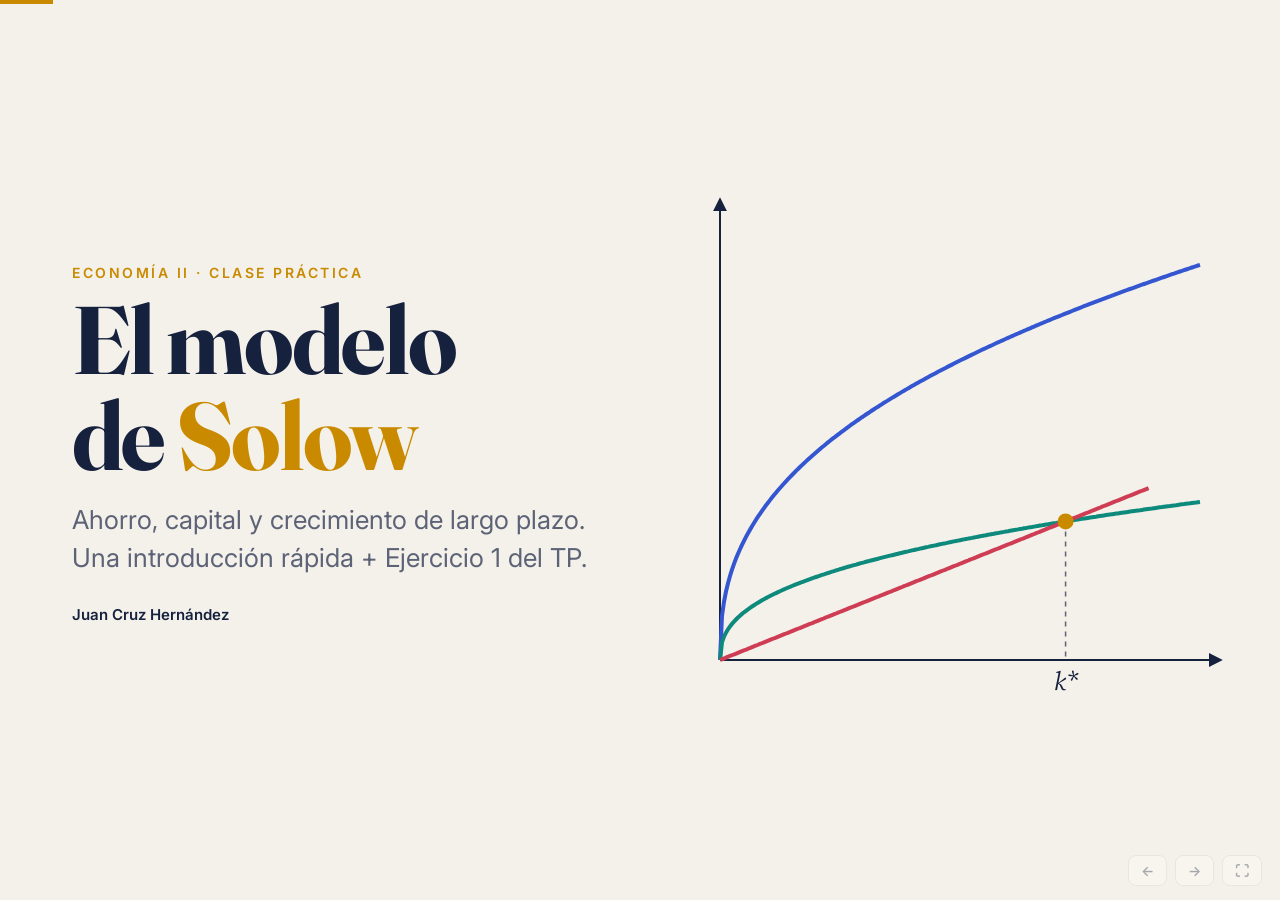
<file: Economía II/Slides 2026/Solow - Introducción (práctica).html>
<!doctype html>
<html lang="es">
<head>
<meta charset="utf-8">
<meta name="viewport" content="width=device-width, initial-scale=1">
<title>Introducción a Solow</title>
<link rel="preconnect" href="https://fonts.googleapis.com">
<link rel="preconnect" href="https://fonts.gstatic.com" crossorigin>
<link href="https://fonts.googleapis.com/css2?family=Fraunces:opsz,wght@9..144,500;9..144,700&family=Inter:wght@400;500;600;700&family=Source+Serif+4:ital,wght@0,400;0,600;1,400;1,600&display=swap" rel="stylesheet">
<style>
:root{
  --bg:#f4f1ea; --surface:#fffdf8; --surface2:#f0ebe0; --ink:#16213e; --muted:#5d6377; --line:#d8d0bf;
  --accent:#c98a00; --accent-soft:#f6e4b5;
  --prod:#3456d1; --inv:#0d8a7c; --dep:#cf3d55; --cons:#c98a00; --violet:#6a4fd1;
  --shadow:0 10px 30px rgba(22,33,62,.08);
  --sans:'Inter',system-ui,-apple-system,'Segoe UI',Roboto,sans-serif;
  --serif:'Fraunces',Georgia,serif;
  --math:'Source Serif 4','STIX Two Text',Cambria,'Times New Roman',serif;
}
:root[data-theme="dark"]{
  --bg:#0d1120; --surface:#151a2d; --surface2:#1c2238; --ink:#eef0f7; --muted:#9aa3bd; --line:#2b3352;
  --accent:#ffc23d; --accent-soft:#3a3218;
  --prod:#86a2ff; --inv:#3ccfbd; --dep:#ff6b80; --cons:#ffc23d; --violet:#a894ff;
  --shadow:0 10px 30px rgba(0,0,0,.35);
}
*{box-sizing:border-box;margin:0;padding:0}
html,body{height:100%;background:var(--bg);color:var(--ink);font-family:var(--sans);overflow:hidden}
body{transition:background .4s}

/* ---------- deck & scaling ---------- */
#deck{position:absolute;left:50%;top:50%;width:1280px;height:720px;transform-origin:center center}
.slide{position:absolute;inset:0;padding:54px 72px 64px;background:var(--bg);
  opacity:0;visibility:hidden;transform:translateX(40px);transition:opacity .5s ease,transform .5s ease,visibility .5s;
  display:flex;flex-direction:column}
.slide.active{opacity:1;visibility:visible;transform:none}
.slide.past{transform:translateX(-40px)}
.slide h2{font-family:var(--serif);font-weight:700;font-size:44px;letter-spacing:-.5px;line-height:1.1;margin-bottom:22px}
.slide h2 .num{color:var(--accent);margin-right:10px}
.kicker{font-size:14px;font-weight:600;letter-spacing:2.5px;text-transform:uppercase;color:var(--accent);margin-bottom:10px}
p,li{font-size:23px;line-height:1.45}
.muted{color:var(--muted)}
.small{font-size:18px}
b,strong{font-weight:650}
ul.clean{list-style:none}
ul.clean li{position:relative;padding-left:30px;margin:10px 0}
ul.clean li::before{content:"";position:absolute;left:4px;top:.62em;width:10px;height:10px;border-radius:50%;background:var(--accent)}

/* footer, progress */
#progress{position:fixed;left:0;top:0;height:4px;background:var(--accent);transition:width .4s;z-index:20}
#footer{position:absolute;left:72px;right:72px;bottom:22px;display:flex;justify-content:space-between;font-size:14px;color:var(--muted);pointer-events:none}
#nav{position:fixed;right:18px;bottom:14px;display:flex;gap:8px;z-index:20;opacity:.35;transition:opacity .3s}
#nav:hover{opacity:1}
#nav button{background:var(--surface);color:var(--ink);border:1px solid var(--line);border-radius:8px;padding:6px 12px;font:600 14px var(--sans);cursor:pointer}

/* fragments */
[data-f]{opacity:0;transform:translateY(10px);transition:opacity .55s ease,transform .55s ease}
svg [data-f]{transform:none}
[data-f].shown{opacity:1;transform:none}
path.draw{stroke-dasharray:1;stroke-dashoffset:1;transition:stroke-dashoffset 1.4s ease}
.shown path.draw, .slide.active .always path.draw{stroke-dashoffset:0}

/* ---------- math ---------- */
.m{font-family:var(--math);white-space:nowrap}
.m i,i.v{font-family:var(--math);font-style:italic}
.eq{font-family:var(--math);font-size:34px;display:block;text-align:center;margin:14px 0;line-height:1.5}
.eq.left{text-align:left}
.eq.sm{font-size:28px}
.eq i{font-style:italic}
sup,sub{font-size:.62em;line-height:0}
.frac{display:inline-flex;flex-direction:column;vertical-align:middle;text-align:center;margin:0 .12em}
.frac>span{padding:0 .18em;line-height:1.15}
.frac>span:first-child{border-bottom:1.6px solid currentColor}
sup .frac{font-size:1em}
.par{font-size:1.9em;font-weight:300;line-height:0;vertical-align:-.08em}
.lbl{display:inline-block;font-family:var(--sans);font-size:15px;font-weight:600;padding:3px 9px;border-radius:999px;margin-left:12px;vertical-align:middle;white-space:nowrap}
.c-prod{color:var(--prod)} .c-inv{color:var(--inv)} .c-dep{color:var(--dep)} .c-cons{color:var(--cons)} .c-acc{color:var(--accent)}
.bg-prod{background:color-mix(in srgb,var(--prod) 14%,transparent);color:var(--prod)}
.bg-inv{background:color-mix(in srgb,var(--inv) 14%,transparent);color:var(--inv)}
.bg-dep{background:color-mix(in srgb,var(--dep) 14%,transparent);color:var(--dep)}
.bg-cons{background:color-mix(in srgb,var(--cons) 18%,transparent);color:var(--cons)}

/* ---------- components ---------- */
.cols{display:grid;grid-template-columns:1fr 1fr;gap:44px;flex:1;min-height:0}
.cols.wide-r{grid-template-columns:.85fr 1.15fr}
.cols.wide-l{grid-template-columns:1.2fr .8fr}
.card{background:var(--surface);border:1px solid var(--line);border-radius:18px;padding:22px 26px;box-shadow:var(--shadow)}
.card h3{font-family:var(--serif);font-size:24px;margin-bottom:8px}
.card p{font-size:19px;line-height:1.4}
.grid4{display:grid;grid-template-columns:repeat(4,1fr);gap:18px}
.grid2{display:grid;grid-template-columns:1fr 1fr;gap:18px}
.callout{border-left:5px solid var(--accent);background:var(--surface);border-radius:0 14px 14px 0;padding:16px 22px;box-shadow:var(--shadow)}
.callout p{font-size:20px}
.callout.warn{border-color:var(--dep)}
.chip{display:inline-block;font-size:14px;font-weight:600;padding:4px 10px;border-radius:999px;background:var(--accent-soft);color:var(--ink);margin-right:6px}
ol.steps{list-style:none;counter-reset:st}
ol.steps li{counter-increment:st;position:relative;padding-left:46px;margin:10px 0;font-size:19px;line-height:1.45}
ol.steps li::before{content:counter(st);position:absolute;left:0;top:0;width:32px;height:32px;border-radius:50%;background:var(--accent);color:#fff;font:700 17px var(--sans);display:grid;place-items:center}
.grid4.compact .card{padding:14px 18px}.grid4.compact .card p{font-size:16px;line-height:1.38}.grid4.compact .icon{width:34px;height:34px;font-size:18px;margin-bottom:6px;border-radius:9px}.grid4.compact h3{font-size:20px;margin-bottom:4px}
.icon{width:44px;height:44px;border-radius:12px;display:grid;place-items:center;margin-bottom:12px;font-size:24px}

/* ---------- cover ---------- */
#s-cover{justify-content:center}
#s-cover h1{font-family:var(--serif);font-size:96px;line-height:1;letter-spacing:-2px;margin:10px 0 18px}
#s-cover h1 span{color:var(--accent)}
#s-cover .sub{font-size:26px;color:var(--muted);max-width:640px}
#cover-art{position:absolute;right:40px;top:90px;width:560px;height:520px}
.keys{margin-top:44px;font-size:15px;color:var(--muted)}
.keys kbd{font-family:var(--sans);font-size:13px;border:1px solid var(--line);border-bottom-width:2px;border-radius:6px;padding:2px 7px;background:var(--surface);margin:0 3px}
@keyframes pulse{0%,100%{r:7}50%{r:12}}
.pulse{animation:pulse 2s ease-in-out infinite}
@keyframes drawIn{from{stroke-dashoffset:1}to{stroke-dashoffset:0}}
.slide.active .autodraw{stroke-dasharray:1;animation:drawIn 1.8s ease forwards}
.autodraw{stroke-dasharray:1;stroke-dashoffset:1}
.autodraw.d2{animation-delay:.5s!important}.autodraw.d3{animation-delay:1s!important}
@keyframes fadeIn{to{opacity:1}}
.slide.active .late{animation:fadeIn .8s ease 1.9s forwards}
.late{opacity:0}

/* ---------- agenda ---------- */
.agenda{display:grid;grid-template-columns:1fr 1fr;gap:16px 28px;margin-top:8px}
.ag{display:flex;align-items:center;gap:18px;background:var(--surface);border:1px solid var(--line);border-radius:16px;padding:16px 20px;box-shadow:var(--shadow)}
.ag .n{font-family:var(--serif);font-size:36px;font-weight:700;color:var(--accent);width:40px}
.ag .t{font-size:21px;font-weight:600}
.ag .d{font-size:16px;color:var(--muted)}
.ag .min{margin-left:auto;font-weight:700;color:var(--muted);font-size:16px}
.ag.hl{background:var(--ink);color:var(--bg);border-color:var(--ink)}
.ag.hl .d,.ag.hl .min{color:color-mix(in srgb,var(--bg) 70%,transparent)}
.timebar{display:flex;height:16px;border-radius:999px;overflow:hidden;margin-top:26px}
.timebar div{height:100%}

/* ---------- rule of 70 ---------- */
input[type=range]{width:100%;accent-color:var(--accent);height:28px;cursor:pointer}
.big{font-family:var(--serif);font-size:64px;font-weight:700;color:var(--accent);line-height:1}
.barrow{display:grid;grid-template-columns:150px 1fr 90px;align-items:center;gap:14px;margin:14px 0;font-size:18px}
.bartrack{height:30px;background:var(--surface2);border-radius:8px;overflow:hidden}
.barfill{height:100%;border-radius:8px;transition:width .5s ease}

/* ---------- timeline ---------- */
.timeline{position:relative;display:grid;grid-template-columns:repeat(5,1fr);gap:16px;margin-top:40px}
.timeline::before{content:"";position:absolute;left:0;right:0;top:22px;height:3px;background:var(--line)}
.tl{position:relative;padding-top:52px}
.tl::before{content:"";position:absolute;left:8px;top:13px;width:20px;height:20px;border-radius:50%;background:var(--surface);border:4px solid var(--accent)}
.tl.key::before{background:var(--accent);box-shadow:0 0 0 6px var(--accent-soft)}
.tl .yr{font-family:var(--serif);font-size:28px;font-weight:700}
.tl .who{font-weight:650;font-size:17px;margin:4px 0 6px}
.tl p{font-size:16px;line-height:1.38;color:var(--muted)}

/* ---------- graphs ---------- */
svg text{fill:var(--ink)}
svg text:not([font-family]){font-family:var(--math)}
svg text[font-family="Inter"]{font-family:var(--sans)}
svg .axis{stroke:var(--ink);stroke-width:2}
svg .tick text{font-family:var(--sans);font-size:13px;fill:var(--muted)}
svg .grid{stroke:var(--line);stroke-width:1}
.graphbox{background:var(--surface);border:1px solid var(--line);border-radius:18px;box-shadow:var(--shadow);padding:10px}
.steptext>div{margin-bottom:12px}
.steptext p{font-size:20px}
.readout{display:grid;grid-template-columns:repeat(4,1fr);gap:10px;margin-top:12px}
.readout div{background:var(--surface2);border-radius:12px;padding:8px 10px;text-align:center}
.readout .v{font-family:var(--math);font-size:24px;font-weight:600}
.readout .k{font-size:13px;color:var(--muted)}
.ctrl{display:grid;grid-template-columns:140px 1fr 56px;align-items:center;gap:10px;margin:2px 0}
.ctrl label{font-family:var(--math);font-size:19px;white-space:nowrap}
.ctrl output{font-family:var(--math);font-size:18px;text-align:right}
.btn{background:var(--ink);color:var(--bg);border:none;border-radius:10px;padding:9px 14px;font:600 15px var(--sans);cursor:pointer;margin:4px 6px 0 0}
.btn.ghost{background:transparent;color:var(--ink);border:1.5px solid var(--line)}
.btn:hover{filter:brightness(1.15)}
.hint{font-size:16px;color:var(--muted);margin-top:8px;min-height:44px}

/* flow diagram */
@keyframes flow{to{stroke-dashoffset:-24}}
.flow{stroke-dasharray:8 4;animation:flow 1s linear infinite}

/* notes */
#notes{position:fixed;left:50%;bottom:16px;transform:translateX(-50%);width:min(960px,94vw);max-height:38vh;overflow:auto;
  background:rgba(15,20,36,.94);color:#eef0f7;border-radius:14px;padding:16px 22px;font-size:16px;line-height:1.5;z-index:30;display:none;box-shadow:0 10px 40px rgba(0,0,0,.4)}
#notes.on{display:block}
#notes .hd{display:flex;justify-content:space-between;font-size:13px;color:#ffc23d;font-weight:700;letter-spacing:1px;text-transform:uppercase;margin-bottom:6px}
aside.notes{display:none}
.tag-app{position:absolute;top:26px;right:72px;font-size:13px;font-weight:700;letter-spacing:2px;text-transform:uppercase;color:var(--dep);border:1.5px solid var(--dep);border-radius:999px;padding:4px 12px}
</style>
</head>
<body>
<div id="progress"></div>
<div id="deck">

<!-- ===================== 1. PORTADA ===================== -->
<section class="slide" id="s-cover" data-sec="">
  <svg id="cover-art" viewBox="0 0 560 520" aria-hidden="true">
    <defs><marker id="ah0" viewBox="0 0 10 10" refX="8" refY="5" markerWidth="7" markerHeight="7" orient="auto"><path d="M0,0L10,5L0,10z" fill="var(--ink)"/></marker></defs>
    <line x1="40" y1="480" x2="540" y2="480" class="axis" marker-end="url(#ah0)"/>
    <line x1="40" y1="480" x2="40" y2="20" class="axis" marker-end="url(#ah0)"/>
    <path id="cv-prod" class="autodraw" pathLength="1" fill="none" stroke="var(--prod)" stroke-width="4"/>
    <path id="cv-inv" class="autodraw d2" pathLength="1" fill="none" stroke="var(--inv)" stroke-width="4"/>
    <path id="cv-dep" class="autodraw d3" pathLength="1" fill="none" stroke="var(--dep)" stroke-width="4"/>
    <g class="late">
      <line id="cv-kline" stroke="var(--muted)" stroke-dasharray="5 5" stroke-width="1.5"/>
      <circle id="cv-dot" r="8" fill="var(--accent)" class="pulse"/>
      <text id="cv-klab" font-size="26" font-style="italic">k*</text>
    </g>
  </svg>
  <div style="position:relative;z-index:1;max-width:600px">
    <div class="kicker">Economía II · Clase práctica</div>
    <h1>El modelo<br>de <span>Solow</span></h1>
    <p class="sub">Ahorro, capital y crecimiento de largo plazo.<br>Una introducción rápida + Ejercicio 1 del TP.</p>
    <p class="keys" style="margin-top:28px;font-weight:600;color:var(--ink)">Juan Cruz Hernández</p>
  </div>
  <aside class="notes">Arranque: avisar que como la teórica todavía no llegó a Solow, hoy hacemos una intro de ~30–35 min y después resolvemos el Ejercicio 1 del TP en el pizarrón. Las slides tienen un “laboratorio” interactivo para la estática comparada.</aside>
</section>

<!-- ===================== 2. PLAN ===================== -->
<section class="slide" data-sec="Plan de la clase">
  <div class="kicker">Hoja de ruta</div>
  <h2>Plan de hoy</h2>
  <div class="agenda">
    <div class="ag" data-f="1"><span class="n">1</span><div><div class="t">La gran pregunta</div><div class="d">¿Por qué algunos países son ricos y otros no? El caso argentino</div></div></div>
    <div class="ag" data-f="1"><span class="n">2</span><div><div class="t">¿Qué es el modelo de Solow?</div><div class="d">Cómo nace, qué hace y para qué se usa</div></div></div>
    <div class="ag" data-f="1"><span class="n">3</span><div><div class="t">El modelo, paso a paso</div><div class="d">Supuestos, ecuaciones y variables per cápita</div></div></div>
    <div class="ag" data-f="1"><span class="n">4</span><div><div class="t">Estado estacionario</div><div class="d">Qué es, qué nos dice, el gráfico y la transición</div></div></div>
    <div class="ag" data-f="1"><span class="n">5</span><div><div class="t">Predicciones y límites</div><div class="d">Regla de oro y lo que el modelo no explica</div></div></div>
    <div class="ag hl" data-f="2"><span class="n" style="color:var(--accent)">6</span><div><div class="t">Ejercicio 1 del TP</div><div class="d">Per cápita · estado estacionario · estática comparada · transición</div></div></div>
  </div>
  <aside class="notes">Mostrar el plan rápido. La idea: entender la intuición y el gráfico; la derivación algebraica completa la hacemos juntos en el ejercicio (incisos 1 y 2), así no la repetimos dos veces.</aside>
</section>

<!-- ===================== 3. LA GRAN PREGUNTA ===================== -->
<section class="slide" data-sec="1 · La gran pregunta">
  <div class="kicker">1 · Motivación</div>
  <h2>¿Por qué algunos países son mucho más ricos que otros?</h2>
  <div class="cols wide-l">
    <div>
      <p>Diferencias <b>chicas</b> en la tasa de crecimiento, sostenidas en el tiempo, se convierten en diferencias <b>enormes</b> en el nivel de ingreso.</p>
      <div class="card" style="margin-top:22px">
        <p class="small muted">Tasa de crecimiento anual del ingreso per cápita del país B</p>
        <div style="display:flex;align-items:center;gap:18px">
          <input type="range" id="g70" min="0.5" max="6" step="0.1" value="3">
          <span class="m" style="font-size:28px;font-weight:600;width:90px" id="g70v">3.0%</span>
        </div>
        <div style="display:flex;align-items:baseline;gap:14px;margin-top:10px">
          <span class="big" id="dbl">23</span><span style="font-size:22px">años para <b>duplicar</b> el ingreso</span>
        </div>
        <p class="small muted" style="margin-top:6px">Regla del 70: años para duplicar ≈ 70 / (tasa en %)</p>
      </div>
    </div>
    <div>
      <p class="small muted" style="margin-bottom:6px">Ingreso per cápita dentro de <b>50 años</b> (hoy = 1)</p>
      <div class="barrow"><span>País A · 1%</span><div class="bartrack"><div class="barfill" id="barA" style="background:var(--muted)"></div></div><span class="m" id="valA" style="font-size:22px">×1.64</span></div>
      <div class="barrow"><span>País B · <span id="gB">3.0%</span></span><div class="bartrack"><div class="barfill" id="barB" style="background:var(--accent)"></div></div><span class="m" id="valB" style="font-size:22px">×4.38</span></div>
      <div class="callout" style="margin-top:26px" data-f="1">
        <p>Hoy: un primer modelo para pensar <b>de dónde viene el crecimiento</b> y <b>hacia dónde converge</b> una economía.</p>
      </div>
    </div>
  </div>
  <aside class="notes">Mover el slider en vivo: con 1% se duplica en ~70 años, con 3% en ~23, con 5% en ~14. Después de 50 años, la diferencia entre 1% y 3% es casi ×2,7. Pregunta disparadora: ¿qué hace que un país ahorre/acumule capital/crezca más?</aside>
</section>

<!-- ===================== 4a. CINCO PAÍSES ===================== -->
<section class="slide" data-sec="1 · La gran pregunta">
  <div class="kicker">1 · La evidencia</div>
  <h2>Sesenta años, cinco países</h2>
  <div class="cols" style="grid-template-columns:1.3fr .7fr;gap:26px">
    <div class="graphbox"><svg id="g-cx" viewBox="0 0 760 420" width="100%"></svg></div>
    <div style="display:flex;flex-direction:column;gap:12px">
      <div class="card" style="padding:12px 16px">
        <table style="width:100%;border-collapse:collapse;font-size:16px;text-align:right">
          <tr class="muted" style="font-size:13px"><th style="text-align:left;font-weight:600">PIB per cápita</th><th style="font-weight:600">1960</th><th style="font-weight:600">2025</th><th style="font-weight:600">crec. anual</th></tr>
          <tr style="border-top:1px solid var(--line)"><td style="text-align:left;padding:6px 4px"><span style="display:inline-block;width:12px;height:12px;border-radius:3px;background:var(--prod);margin-right:8px"></span><b>EE.UU.</b></td><td id="cx-USA-0"></td><td id="cx-USA-1"></td><td id="cx-USA-g" style="font-weight:700"></td></tr>
          <tr style="border-top:1px solid var(--line)"><td style="text-align:left;padding:6px 4px"><span style="display:inline-block;width:12px;height:12px;border-radius:3px;background:var(--dep);margin-right:8px"></span><b>Argentina</b></td><td id="cx-ARG-0"></td><td id="cx-ARG-1"></td><td id="cx-ARG-g" style="font-weight:700"></td></tr>
          <tr data-f="1" style="border-top:1px solid var(--line)"><td style="text-align:left;padding:6px 4px"><span style="display:inline-block;width:12px;height:12px;border-radius:3px;background:var(--inv);margin-right:8px"></span><b>Corea del Sur</b></td><td id="cx-KOR-0"></td><td id="cx-KOR-1"></td><td id="cx-KOR-g" style="font-weight:700"></td></tr>
          <tr data-f="2" style="border-top:1px solid var(--line)"><td style="text-align:left;padding:6px 4px"><span style="display:inline-block;width:12px;height:12px;border-radius:3px;background:var(--violet);margin-right:8px"></span><b>Japón</b></td><td id="cx-JPN-0"></td><td id="cx-JPN-1"></td><td id="cx-JPN-g" style="font-weight:700"></td></tr>
          <tr data-f="3" style="border-top:1px solid var(--line)"><td style="text-align:left;padding:6px 4px"><span style="display:inline-block;width:12px;height:12px;border-radius:3px;background:var(--accent);margin-right:8px"></span><b>España</b></td><td id="cx-ESP-0"></td><td id="cx-ESP-1"></td><td id="cx-ESP-g" style="font-weight:700"></td></tr>
        </table>
        <p class="muted" style="font-size:12px;margin-top:6px">Miles de US$ de 2015 · crecimiento promedio 1960–2025.</p>
      </div>
      <div class="callout" data-f="4" style="padding:10px 16px"><p class="small">Los que arrancaron <b>más pobres</b> crecieron <b>más rápido</b> y se acercaron a Estados Unidos… pero <b>no todos</b>. ¿Por qué? → Solow.</p></div>
    </div>
  </div>
  <p class="muted" style="margin-top:6px;font-size:12px">Escala logarítmica: la <b>pendiente</b> de cada línea es su tasa de crecimiento. Fuente: Banco Mundial, WDI, NY.GDP.PCAP.KD (US$ constantes de 2015).</p>
  <aside class="notes">Explicar la escala log: misma pendiente = misma tasa; subir un escalón (ej. de 10k a 20k) es duplicar. Primero EE.UU. (≈2% parejo, la "frontera") y Argentina (arranca segunda, crece ≈0,9% y con crisis). Clic: Corea, en 1960 tenía ~1/7 del ingreso argentino, creció ≈5,7% por año y nos pasó en 1989; hoy casi el triple. Clic: Japón, crece ≈5% hasta 1990, llega a ~77% del nivel de EE.UU. y después se frena (&lt;1%): se acerca a su estado estacionario → justo lo que predice Solow. Clic: España, convergencia más gradual. Clic: mensaje: convergencia… condicional (Argentina no convergió). Pregunta: ¿qué tienen distinto estos países? Ahorro, población, tecnología/instituciones → los parámetros de Solow.</aside>
</section>

<!-- ===================== 4. ARGENTINA VS 2% ===================== -->
<section class="slide" data-sec="1 · La gran pregunta">
  <div class="kicker">1 · El caso argentino</div>
  <h2>Argentina vs. la Argentina que creció al <span class="c-acc" id="arg-gtitle">2%</span></h2>
  <div class="cols" style="grid-template-columns:1.35fr .65fr;gap:28px">
    <div class="graphbox"><svg id="g-arg" viewBox="0 0 760 410" width="100%"></svg></div>
    <div style="display:flex;flex-direction:column;gap:12px">
      <div class="card" style="padding:14px 18px">
        <p class="small muted" style="font-size:15px">PIB per cápita 2025 (US$ de 2015)</p>
        <p style="margin-top:6px"><span class="c-dep" style="font-weight:700">Argentina real:</span> <span class="m" style="font-size:26px" id="arg-real"></span></p>
        <p data-f="1"><span class="c-acc" style="font-weight:700">Con <span id="arg-g2"></span> anual:</span> <span class="m" style="font-size:26px" id="arg-cf"></span></p>
        <div data-f="1" style="display:flex;align-items:baseline;gap:10px;margin-top:6px"><span class="big" id="arg-x" style="font-size:56px"></span><span class="small">más rica<br>por persona</span></div>
      </div>
      <div class="card" data-f="1" style="padding:12px 20px">
        <p class="small muted">Tasa contrafáctica desde 1960</p>
        <div style="display:flex;align-items:center;gap:12px"><input type="range" id="arg-g" min="0.5" max="3.5" step="0.1" value="2"><span class="m" id="arg-gv" style="font-size:22px;width:60px"></span></div>
      </div>
      <div class="callout" data-f="2" style="padding:10px 16px"><p class="small">Promedio 1960–2025:<br><b>Argentina ≈ <span id="arg-avg"></span>%</b> anual · <b>EE.UU. ≈ <span id="usa-avg"></span>%</b></p></div>
    </div>
  </div>
  <p class="muted" style="margin-top:6px;font-size:12px">Fuente: Banco Mundial, World Development Indicators — PIB per cápita (US$ constantes de 2015), serie NY.GDP.PCAP.KD, 1960–2025.</p>
  <aside class="notes">Primero mostrar sólo la serie real (con sus crisis: 1975–76, 1981–82, hiperinflación 1989–90, 2001–02, 2018–20). Avanzar: aparece la Argentina contrafáctica creciendo al 2% (≈ el promedio de EE.UU.) — hoy tendría ~el doble de ingreso por persona. Avanzar otra vez: los promedios de crecimiento (EE.UU. creció ≈2% per cápita por año). Mover el slider: con 3% sería ~3 veces más rica. Pregunta: ¿qué determina esa tasa? → Solow.</aside>
</section>

<!-- ===================== 5. HISTORIA ===================== -->
<section class="slide" data-sec="2 · Cómo nace Solow">
  <div class="kicker">2 · Un poco de historia</div>
  <h2>Cómo nace el modelo</h2>
  <div class="timeline">
    <div class="tl" data-f="1"><div class="yr">1939–46</div><div class="who">Harrod y Domar</div><p>Modelos con proporción capital/producto <b>fija</b>. El crecimiento equilibrado es un “filo de navaja”: cualquier desvío se amplifica.</p></div>
    <div class="tl key" data-f="2"><div class="yr">1956</div><div class="who">Solow (y Swan, en paralelo)</div><p>Permite <b>sustituir</b> capital por trabajo con <b>rendimientos decrecientes</b> → la economía converge a un <b>estado estacionario estable</b>.</p></div>
    <div class="tl" data-f="3"><div class="yr">1957</div><div class="who">Solow</div><p>Contabilidad del crecimiento para EE.UU.: la mayor parte del crecimiento del producto por hora no se explica por <i class="v">K</i> → <b>residuo</b> = tecnología.</p></div>
    <div class="tl" data-f="4"><div class="yr">1987</div><div class="who">Premio Nobel</div><p>Solow lo recibe por sus contribuciones a la teoría del crecimiento económico.</p></div>
    <div class="tl" data-f="5"><div class="yr">fines ’80</div><div class="who">Romer, Lucas</div><p><b>Crecimiento endógeno</b>: intentan explicar dentro del modelo lo que Solow deja afuera (la tecnología).</p></div>
  </div>
  <div class="callout" style="margin-top:34px" data-f="2">
    <p>Idea clave de Solow: <b>rendimientos decrecientes del capital</b>. Cada máquina adicional por trabajador agrega cada vez menos producto → la acumulación de capital, por sí sola, <b>se frena</b>.</p>
  </div>
  <aside class="notes">No hace falta detenerse mucho. Lo importante: Harrod–Domar = inestable; Solow introduce rendimientos decrecientes y eso da estabilidad (convergencia). Ese es el corazón de todo lo que sigue.</aside>
</section>

<!-- ===================== QUÉ ES ===================== -->
<section class="slide" data-sec="2 · Qué es el modelo">
  <div class="kicker">2 · ¿Qué es el modelo de Solow?</div>
  <h2>El modelo en una frase</h2>
  <div class="card" style="border-left:6px solid var(--accent);padding:22px 30px">
    <p style="font-size:23px;line-height:1.42">Es un <b>modelo de crecimiento económico de largo plazo</b> que explica cómo el <b class="c-inv">ahorro</b>, el <b class="c-dep">crecimiento de la población</b> y la <b class="c-prod">tecnología</b> determinan cuánto <b>capital por trabajador</b> tiene una economía y, con eso, su <b>nivel de vida</b>.</p>
    <div style="margin-top:12px"><span class="chip">dinámico: período a período</span><span class="chip">neoclásico</span><span class="chip">crecimiento exógeno</span><span class="chip">base de la macro moderna</span></div>
  </div>
  <h3 style="font-family:var(--serif);font-size:24px;margin:16px 0 10px">¿Para qué se usa?</h3>
  <div class="grid4 compact">
    <div class="card" data-f="1"><div class="icon bg-prod">📈</div><h3>Pronosticar crecimiento</h3><p>Si sabemos qué tan lejos está un país de su estado estacionario, anticipamos si va a crecer rápido o lento. Es la base de cómo se estima el <b>PIB potencial</b>.</p></div>
    <div class="card" data-f="2"><div class="icon bg-inv">🌍</div><h3>Comparar países</h3><p>Explica por qué unos países son más ricos que otros: distinto ahorro, crecimiento poblacional o tecnología.</p></div>
    <div class="card" data-f="3"><div class="icon bg-cons">🏛</div><h3>Evaluar políticas</h3><p>¿Qué pasa si se incentiva el ahorro y la inversión? ¿Y si cae la natalidad? ¿Cambia el nivel o la tasa de crecimiento?</p></div>
    <div class="card" data-f="4"><div class="icon bg-dep">🧱</div><h3>Punto de partida</h3><p>Los modelos que usan hoy los bancos centrales son, en el fondo, Solow + decisiones óptimas de ahorro y trabajo.</p></div>
  </div>
  <aside class="notes">Slide de “qué es”: la frase resume todo el modelo. Exógeno = s, n y la tecnología vienen dados, el modelo no los explica. Usos: (1) proyecciones de largo plazo / PIB potencial con el enfoque de función de producción; (2) diferencias entre países; (3) políticas: efecto nivel vs. efecto crecimiento; (4) es la base de los modelos de crecimiento neoclásico con optimización (Ramsey–Cass–Koopmans, ciclos reales, DSGE).</aside>
</section>

<!-- ===================== 6. QUÉ HACE ===================== -->
<section class="slide" data-sec="3 · El modelo">
  <div class="kicker">3 · ¿Qué hace el modelo?</div>
  <h2>Una máquina de transformar ahorro en capital</h2>
  <div class="cols wide-r">
    <div>
      <p>Seguimos <b>período a período</b> cómo evoluciona el capital y, con él, el producto, el consumo y la inversión.</p>
      <ul class="clean" style="margin-top:12px">
        <li data-f="1">Se <b>produce</b> con capital y trabajo.</li>
        <li data-f="2">Se <b>ahorra</b> una fracción fija <i class="v">s</i> del producto; el resto se consume.</li>
        <li data-f="3">El ahorro se <b>invierte</b>: se suma al capital de mañana.</li>
        <li data-f="4">Parte del capital se <b>gasta</b> (<i class="v">δ</i>) y la población <b>crece</b> (<i class="v">n</i>).</li>
      </ul>
      <div class="callout" style="margin-top:18px" data-f="5"><p>Pregunta central: <b>¿a dónde converge</b> esta economía y <b>qué determina</b> su nivel de vida de largo plazo?</p></div>
    </div>
    <div class="graphbox" style="display:flex;align-items:center;justify-content:center">
      <svg viewBox="0 0 600 470" width="100%">
        <defs>
          <marker id="ah1" viewBox="0 0 10 10" refX="8" refY="5" markerWidth="6" markerHeight="6" orient="auto"><path d="M0,0L10,5L0,10z" fill="var(--muted)"/></marker>
        </defs>
        <!-- nodes -->
        <g data-f="1">
          <rect x="190" y="20" width="220" height="74" rx="16" fill="color-mix(in srgb,var(--prod) 14%,var(--surface))" stroke="var(--prod)" stroke-width="2"/>
          <text x="300" y="50" text-anchor="middle" font-family="Inter" font-weight="700" font-size="17" fill="var(--prod)">PRODUCCIÓN</text>
          <text x="300" y="78" text-anchor="middle" font-size="21" font-style="italic">Y = A K<tspan dy="-8" font-size="13">α</tspan><tspan dy="8"> N</tspan><tspan dy="-8" font-size="13">1−α</tspan></text>
        </g>
        <g data-f="2">
          <rect x="380" y="200" width="212" height="74" rx="16" fill="color-mix(in srgb,var(--inv) 14%,var(--surface))" stroke="var(--inv)" stroke-width="2"/>
          <text x="486" y="230" text-anchor="middle" font-family="Inter" font-weight="700" font-size="16" fill="var(--inv)">AHORRO = INVERSIÓN</text>
          <text x="486" y="258" text-anchor="middle" font-size="21" font-style="italic">I = S = sY</text>
          <path class="flow" d="M380,94 Q470,130 485,196" fill="none" stroke="var(--muted)" stroke-width="2.5" marker-end="url(#ah1)"/>
          <rect x="40" y="200" width="160" height="74" rx="16" fill="color-mix(in srgb,var(--cons) 16%,var(--surface))" stroke="var(--cons)" stroke-width="2"/>
          <text x="120" y="230" text-anchor="middle" font-family="Inter" font-weight="700" font-size="17" fill="var(--cons)">CONSUMO</text>
          <text x="120" y="258" text-anchor="middle" font-size="21" font-style="italic">C = (1−s)Y</text>
          <path class="flow" d="M220,94 Q140,130 125,196" fill="none" stroke="var(--muted)" stroke-width="2.5" marker-end="url(#ah1)"/>
        </g>
        <g data-f="3">
          <rect x="190" y="370" width="220" height="74" rx="16" fill="var(--surface2)" stroke="var(--ink)" stroke-width="2"/>
          <text x="300" y="400" text-anchor="middle" font-family="Inter" font-weight="700" font-size="17">CAPITAL DE MAÑANA</text>
          <text x="300" y="428" text-anchor="middle" font-size="21" font-style="italic">K<tspan dy="5" font-size="13">t+1</tspan><tspan dy="-5"> = (1−δ)K</tspan><tspan dy="5" font-size="13">t</tspan><tspan dy="-5"> + I</tspan><tspan dy="5" font-size="13">t</tspan></text>
          <path class="flow" d="M485,278 Q470,340 414,392" fill="none" stroke="var(--muted)" stroke-width="2.5" marker-end="url(#ah1)"/>
          <path class="flow" d="M300,366 Q300,230 300,100" fill="none" stroke="var(--prod)" stroke-width="2.5" marker-end="url(#ah1)"/>
          <text x="290" y="300" text-anchor="end" font-family="Inter" font-size="14" fill="var(--prod)" font-weight="600">más K → más Y</text>
        </g>
        <g data-f="4">
          <path d="M190,425 Q120,440 70,420" fill="none" stroke="var(--dep)" stroke-width="2.5" stroke-dasharray="6 4" marker-end="url(#ah1)"/>
          <text x="20" y="400" font-family="Inter" font-size="15" fill="var(--dep)" font-weight="600">depreciación δK</text>
          <text x="20" y="465" font-family="Inter" font-size="15" fill="var(--dep)" font-weight="600">población crece a n</text>
        </g>
      </svg>
    </div>
  </div>
  <aside class="notes">Contar el circuito: produzco → una parte la consumo, otra la ahorro → el ahorro se invierte → mañana tengo más capital → produzco más. Pero el capital se deprecia y la población crece, lo que “come” capital por persona. La pregunta es dónde se equilibran estas fuerzas.</aside>
</section>

<!-- ===================== 7. SUPUESTOS ===================== -->
<section class="slide" data-sec="3 · El modelo">
  <div class="kicker">3 · Ingredientes</div>
  <h2>Los supuestos</h2>
  <div class="grid4">
    <div class="card" data-f="1"><div class="icon bg-prod">⚙︎</div><h3>Tecnología</h3><p>Cobb–Douglas <span class="m"><i>Y</i> = <i>AK</i><sup><i>α</i></sup><i>N</i><sup>1−<i>α</i></sup></span>, 0&lt;<i class="v">α</i>&lt;1.<br>Rendimientos <b>constantes a escala</b> y <b>decrecientes</b> en cada factor.</p></div>
    <div class="card" data-f="2"><div class="icon bg-inv">€</div><h3>Ahorro</h3><p>Se ahorra una <b>fracción fija</b> <i class="v">s</i> del ingreso: <span class="m"><i>S</i> = <i>sY</i></span>.<br>Economía cerrada sin gobierno: <b>ahorro = inversión</b>.</p></div>
    <div class="card" data-f="3"><div class="icon bg-cons">☺︎</div><h3>Población</h3><p>Todos trabajan y la población crece a tasa <b>exógena</b> <i class="v">n</i>:<br><span class="m"><i>N</i><sub><i>t</i>+1</sub> = (1+<i>n</i>)<i>N<sub>t</sub></i></span>.</p></div>
    <div class="card" data-f="4"><div class="icon bg-dep">↓</div><h3>Depreciación</h3><p>Cada período se gasta una fracción <i class="v">δ</i> del capital (máquinas que se rompen).</p></div>
  </div>
  <div class="callout" style="margin-top:28px" data-f="5">
    <p><b>El supuesto “mágico” de Solow:</b> en vez de resolver cuánto consumir en infinitos períodos (maximizando <span class="m"><i>U</i> = Σ <i>β<sup>t</sup>u</i>(<i>C<sub>t</sub></i>)</span>, fuera del nivel del curso), asume que se consume una proporción constante: <span class="m"><i>C<sub>t</sub></i> = (1−<i>s</i>)<i>Y<sub>t</sub></i></span>. Con eso, dado <i class="v">K<sub>t</sub></i> sabemos todo.</p>
  </div>
  <aside class="notes">Notación: el TP usa δ para la depreciación; en las notas/slides de la teórica aparece como d. Es lo mismo. Remarcar que s, n, δ, A son parámetros (exógenos): el modelo no explica por qué un país ahorra más.</aside>
</section>

<!-- ===================== 8. ECUACIONES ===================== -->
<section class="slide" data-sec="3 · El modelo">
  <div class="kicker">3 · El modelo en ecuaciones (como en el TP)</div>
  <h2>Seis ecuaciones, una economía</h2>
  <div class="cols">
    <div class="card" style="display:flex;flex-direction:column;justify-content:center;gap:4px">
      <div class="eq sm left"><i>Y<sub>t</sub></i> = <i>C<sub>t</sub></i> + <i>I<sub>t</sub></i> <span class="lbl bg-cons">uso del producto</span></div>
      <div class="eq sm left"><i>Y<sub>t</sub></i> = <i>AK<sub>t</sub></i><sup><i>α</i></sup><i>N<sub>t</sub></i><sup>1−<i>α</i></sup> <span class="lbl bg-prod">producción</span></div>
      <div class="eq sm left"><i>K</i><sub><i>t</i>+1</sub> = (1−<i>δ</i>)<i>K<sub>t</sub></i> + <i>I<sub>t</sub></i> <span class="lbl bg-inv">ley de mov. del capital</span></div>
      <div class="eq sm left"><i>N</i><sub><i>t</i>+1</sub> = (1+<i>n</i>)<i>N<sub>t</sub></i> <span class="lbl bg-dep">población</span></div>
      <div class="eq sm left"><i>C<sub>t</sub></i> + <i>S<sub>t</sub></i> = <i>Y<sub>t</sub></i> <span class="lbl bg-cons">restricción presup.</span></div>
      <div class="eq sm left"><i>S<sub>t</sub></i> = <i>sY<sub>t</sub></i> <span class="lbl bg-inv">regla de ahorro</span></div>
      <p class="small muted" style="margin-top:6px">Dados <i class="v">K</i><sub>0</sub> y <i class="v">N</i><sub>0</sub>.</p>
    </div>
    <div>
      <p style="font-weight:650;margin-bottom:10px">Paso a paso: del modelo agregado al per cápita</p>
      <ol class="steps">
        <li data-f="1"><b>Dividir cada ecuación por <i class="v">N<sub>t</sub></i></b> y llamar con minúscula a las variables per cápita: <span class="m"><i>y</i> = <i>Y</i>/<i>N</i>, <i>k</i> = <i>K</i>/<i>N</i>, …</span></li>
        <li data-f="2"><b>Producción:</b> por rendimientos constantes a escala, <span class="m"><i>y<sub>t</sub></i> = <i>Ak<sub>t</sub></i><sup><i>α</i></sup></span>.</li>
        <li data-f="3"><b>Capital:</b> usar <span class="m"><i>N</i><sub><i>t</i>+1</sub> = (1+<i>n</i>)<i>N<sub>t</sub></i></span> → <span class="m">(1+<i>n</i>)<i>k</i><sub><i>t</i>+1</sub> = (1−<i>δ</i>)<i>k<sub>t</sub></i> + <i>i<sub>t</sub></i></span>.</li>
        <li data-f="4"><b>Consumo:</b> juntar restricción presupuestaria y regla de ahorro → <span class="m"><i>c<sub>t</sub></i> = (1−<i>s</i>)<i>y<sub>t</sub></i></span>.</li>
      </ol>
      <div class="callout" data-f="5" style="margin-top:14px;padding:12px 20px">
        <p class="small" style="margin-bottom:2px"><b>Resultado: 4 ecuaciones en <i class="v">y</i>, <i class="v">c</i>, <i class="v">i</i>, <i class="v">k</i></b></p>
        <div class="eq" style="font-size:24px;margin:4px 0;line-height:1.6"><i>y<sub>t</sub></i> = <i>c<sub>t</sub></i> + <i>i<sub>t</sub></i> &nbsp;·&nbsp; <i>y<sub>t</sub></i> = <i>Ak<sub>t</sub></i><sup><i>α</i></sup><br>(1+<i>n</i>)<i>k</i><sub><i>t</i>+1</sub> = (1−<i>δ</i>)<i>k<sub>t</sub></i> + <i>i<sub>t</sub></i> &nbsp;·&nbsp; <i>c<sub>t</sub></i> = (1−<i>s</i>)<i>y<sub>t</sub></i></div>
      </div>
    </div>
  </div>
  <aside class="notes">Estas son exactamente las ecuaciones (1)–(6) del Ejercicio 1 (ojo: la consigna tiene la errata 1−n en la ecuación 4; es 1+n). El paso a paso es el inciso 1: se puede mostrar acá como hoja de ruta o dejarlo para el pizarrón. Las dos slides que siguen desarrollan los pasos 2 y 3.</aside>
</section>

<!-- ===================== 9. PER CÁPITA ===================== -->
<section class="slide" data-sec="3 · El modelo">
  <div class="kicker">3 · Pasar a per cápita</div>
  <h2>La función de producción per cápita</h2>
  <div class="cols">
    <div>
      <p>Dividimos la producción por <i class="v">N<sub>t</sub></i> y usamos rendimientos constantes a escala:</p>
      <div class="eq" data-f="1"><i>y<sub>t</sub></i> = <span class="frac"><span><i>AK<sub>t</sub></i><sup><i>α</i></sup><i>N<sub>t</sub></i><sup>1−<i>α</i></sup></span><span><i>N<sub>t</sub></i></span></span> = <i>A</i><span class="par">(</span><span class="frac"><span><i>K<sub>t</sub></i></span><span><i>N<sub>t</sub></i></span></span><span class="par">)</span><sup><i>α</i></sup></div>
      <div class="eq" data-f="2" style="font-size:44px"><span style="background:var(--accent-soft);padding:4px 18px;border-radius:12px"><i>y<sub>t</sub></i> = <i>A k<sub>t</sub></i><sup><i>α</i></sup></span></div>
      <p data-f="3">El producto por persona depende <b>sólo</b> del capital por persona.</p>
      <div class="eq sm" data-f="4" style="margin-top:18px"><i>c<sub>t</sub></i> = (1−<i>s</i>)<i>y<sub>t</sub></i> &nbsp;&nbsp;·&nbsp;&nbsp; <i>i<sub>t</sub></i> = <i>s y<sub>t</sub></i> &nbsp;&nbsp;·&nbsp;&nbsp; <i>y<sub>t</sub></i> = <i>c<sub>t</sub></i> + <i>i<sub>t</sub></i></div>
    </div>
    <div class="graphbox" data-f="3">
      <svg id="g-percap" viewBox="0 0 560 420" width="100%"></svg>
      <p class="small muted" style="padding:0 14px 8px">Rendimientos <b>decrecientes</b>: el mismo Δ<i class="v">k</i> agrega cada vez menos Δ<i class="v">y</i>.</p>
    </div>
  </div>
  <aside class="notes">Mostrar la curva cóncava: con poco capital por persona, una máquina más rinde muchísimo; con mucho, rinde poco. Esa concavidad es la que va a garantizar la convergencia. El detalle algebraico (dividir cada ecuación por N) lo hacemos en el inciso 1.</aside>
</section>

<!-- ===================== 10. LEY DE MOVIMIENTO ===================== -->
<section class="slide" data-sec="3 · El modelo">
  <div class="kicker">3 · El capital por persona</div>
  <h2>¿Cómo evoluciona <i class="v">k</i>?</h2>
  <div class="cols wide-l">
    <div>
      <p>Dividimos la ley de movimiento del capital por <i class="v">N<sub>t</sub></i> y usamos <span class="m"><i>N</i><sub><i>t</i>+1</sub>/<i>N<sub>t</sub></i> = 1+<i>n</i></span>:</p>
      <div class="eq sm" data-f="1"><i>K</i><sub><i>t</i>+1</sub> = (1−<i>δ</i>)<i>K<sub>t</sub></i> + <i>I<sub>t</sub></i> &nbsp;&nbsp;⟹&nbsp;&nbsp; <span style="background:var(--accent-soft);padding:2px 12px;border-radius:10px">(1+<i>n</i>)<i>k</i><sub><i>t</i>+1</sub> = (1−<i>δ</i>)<i>k<sub>t</sub></i> + <i>i<sub>t</sub></i></span></div>
      <p data-f="2" style="margin-top:14px">Reordenando (y despreciando el término chico <i class="v">n</i>·Δ<i class="v">k</i>):</p>
      <div class="eq" data-f="2" style="font-size:40px"><i>k</i><sub><i>t</i>+1</sub> − <i>k<sub>t</sub></i> ≈ <span class="c-inv"><i>i<sub>t</sub></i></span> − <span class="c-dep">(<i>n</i> + <i>δ</i>)<i>k<sub>t</sub></i></span></div>
    </div>
    <div>
      <div class="card" data-f="3">
        <h3>¿Por qué aparece <i class="v">n</i> como si fuera depreciación?</h3>
        <p>Aunque no se rompa ninguna máquina (<i class="v">δ</i> = 0), si la población crece y no invierto, tengo <b>las mismas máquinas para más gente</b>: el capital por persona cae.</p>
        <p style="margin-top:10px">El crecimiento de la población <b>“diluye”</b> el capital per cápita.</p>
      </div>
      <div class="card" data-f="4" style="margin-top:16px">
        <p>Para que <i class="v">k</i> no caiga hay que invertir <span class="m c-dep">(<i>n</i>+<i>δ</i>)<i>k</i></span>: reponer lo depreciado <b>y</b> equipar a los nuevos trabajadores → <b>depreciación per cápita</b>.</p>
      </div>
    </div>
  </div>
  <aside class="notes">En el TP la solución trabaja con la versión exacta (1+n)k_{t+1} = (1−δ)k_t + i_t. En estado estacionario no hace falta aproximar: con k_{t+1}=k_t=k queda (n+δ)k = i exacto. La aproximación solo sirve para la intuición de Δk.</aside>
</section>

<!-- ===================== 11. ECUACIÓN FUNDAMENTAL ===================== -->
<section class="slide" data-sec="3 · El modelo">
  <div class="kicker">3 · La ecuación fundamental de Solow</div>
  <h2>Un tira y afloja entre dos fuerzas</h2>
  <div class="eq" style="font-size:52px;margin:26px 0 30px">
    Δ<i>k<sub>t</sub></i> = <span class="c-inv"><i>s A k<sub>t</sub></i><sup><i>α</i></sup></span> − <span class="c-dep">(<i>n</i> + <i>δ</i>)<i>k<sub>t</sub></i></span>
  </div>
  <div class="grid2" style="gap:26px">
    <div class="card" style="border-top:5px solid var(--inv)"><h3 class="c-inv">Inversión per cápita</h3><p>Lo que <b>agrego</b> de capital por persona: una fracción <i class="v">s</i> de lo que produzco. Crece con <i class="v">k</i>, pero <b>cada vez menos</b> (cóncava).</p></div>
    <div class="card" style="border-top:5px solid var(--dep)"><h3 class="c-dep">Depreciación per cápita</h3><p>Lo que <b>necesito</b> invertir para que <i class="v">k</i> no caiga. Crece con <i class="v">k</i> <b>proporcionalmente</b> (recta).</p></div>
  </div>
  <div class="grid4" style="grid-template-columns:repeat(3,1fr);margin-top:22px">
    <div class="card" data-f="1"><p><span class="c-inv"><b>Inversión</b></span> &gt; <span class="c-dep"><b>depreciación</b></span><br>⟹ Δ<i class="v">k</i> &gt; 0: <b>el capital per cápita crece</b></p></div>
    <div class="card" data-f="2"><p><span class="c-inv"><b>Inversión</b></span> &lt; <span class="c-dep"><b>depreciación</b></span><br>⟹ Δ<i class="v">k</i> &lt; 0: <b>el capital per cápita cae</b></p></div>
    <div class="card" data-f="3" style="background:var(--accent-soft)"><p><span class="c-inv"><b>Inversión</b></span> = <span class="c-dep"><b>depreciación</b></span><br>⟹ Δ<i class="v">k</i> = 0: <b>estado estacionario</b> <i class="v">k</i>*</p></div>
  </div>
  <aside class="notes">Esta es LA ecuación del modelo. Sale de juntar i = s y = s A k^α con la ley de movimiento. Todo lo que sigue (gráfico, estado estacionario, estática comparada) es mirar esta ecuación.</aside>
</section>

<!-- ===================== 13. ESTADO ESTACIONARIO ===================== -->
<section class="slide" data-sec="4 · Estado estacionario">
  <div class="kicker">4 · Estado estacionario · la idea</div>
  <h2>¿Qué es el estado estacionario?</h2>
  <div class="cols" style="grid-template-columns:1fr 1fr;gap:30px">
    <div>
      <div class="card" style="border-left:6px solid var(--accent)"><p style="font-size:21px">Es el <b>punto de reposo</b> de la economía: el capital por trabajador <i class="v">k</i>* en el que la <b class="c-inv">inversión</b> alcanza <b>justo</b> para cubrir la <b class="c-dep">depreciación per cápita</b> (lo que se deprecia + equipar a los nuevos trabajadores).</p></div>
      <p data-f="1" style="margin-top:16px;font-size:21px"><b>Pensalo como una bañadera:</b></p>
      <ul class="clean" style="margin-top:2px">
        <li data-f="1" style="font-size:19px">El <b>nivel del agua</b> es el capital por trabajador <i class="v">k</i>.</li>
        <li data-f="1" style="font-size:19px">La <b class="c-inv">canilla</b> es la inversión <span class="m"><i>sAk</i><sup><i>α</i></sup></span>.</li>
        <li data-f="1" style="font-size:19px">El <b class="c-dep">desagüe</b> es la depreciación per cápita <span class="m">(<i>n</i>+<i>δ</i>)<i>k</i></span>: cuanta más agua, más se va.</li>
        <li data-f="2" style="font-size:19px">Si entra más de lo que sale, el nivel <b>sube</b>; si sale más, <b>baja</b>. Cuando <b>entra = sale</b>, el nivel queda <b>quieto</b>: eso es <i class="v">k</i>*.</li>
      </ul>
    </div>
    <div class="graphbox" style="display:flex;flex-direction:column">
      <svg id="g-tub" viewBox="0 0 540 380" width="100%"></svg>
      <div style="display:flex;gap:6px;padding:0 10px 6px;flex-wrap:wrap;align-items:center">
        <button class="btn" id="tub-low">▶ Arrancar con poco capital</button>
        <button class="btn ghost" id="tub-high">▶ Arrancar con mucho</button>
      </div>
    </div>
  </div>
  <aside class="notes">Usar la animación: con poco capital, la canilla (inversión) es mayor que el desagüe (depreciación per cápita) → el nivel sube, pero a medida que sube el desagüe crece más rápido que la canilla (rendimientos decrecientes) → se frena en k* = 4 (parámetros del TP). Con mucho capital pasa lo contrario. Parámetros: α=0,5; s=0,2; n=δ=0,05; A=1.</aside>
</section>

<!-- ===================== 12. GRÁFICO ===================== -->
<section class="slide" data-sec="4 · Estado estacionario">
  <div class="kicker">4 · El gráfico de Solow</div>
  <h2>Todo en un solo dibujo</h2>
  <div class="cols wide-r" style="grid-template-columns:.62fr 1.38fr;gap:28px">
    <div class="steptext">
      <div data-f="1"><p><span class="lbl bg-prod" style="margin:0">producto</span><br><i class="v">y</i> = <i class="v">Ak</i><sup><i>α</i></sup>: cóncava.</p></div>
      <div data-f="2"><p><span class="lbl bg-inv" style="margin:0">inversión</span><br><i class="v">sAk</i><sup><i>α</i></sup>: la misma curva “achicada” por <i class="v">s</i>.</p></div>
      <div data-f="3"><p><span class="lbl bg-dep" style="margin:0">depreciación per cápita</span><br>(<i class="v">n</i>+<i class="v">δ</i>)<i class="v">k</i>: recta por el origen.</p></div>
      <div data-f="4"><p>Se cruzan en <b><i class="v">k</i>*</b>: el <b>estado estacionario</b>.</p></div>
      <div data-f="5"><p>En <i class="v">k</i>*: el <span class="c-cons"><b>consumo</b></span> es la distancia entre <i class="v">y</i> e <i class="v">i</i>.</p></div>
      <div data-f="6"><p>Si <i class="v">k</i> &lt; <i class="v">k</i>*: inversión &gt; depreciación → <i class="v">k</i> <b>sube</b>…</p></div>
      <div data-f="7"><p>…y si <i class="v">k</i> &gt; <i class="v">k</i>*: <i class="v">k</i> <b>baja</b>. <i class="v">k</i>* es <b>estable</b>.</p></div>
    </div>
    <div class="graphbox"><svg id="g-solow" viewBox="0 0 760 520" width="100%"></svg></div>
  </div>
  <aside class="notes">Ir revelando de a una. Remarcar que la distancia vertical entre la curva verde y la recta roja es justamente Δk. Mientras haya brecha positiva, k sigue subiendo, pero la brecha se achica → crece cada vez más lento. (k=0 también es EE, pero trivial: una economía sin capital.)</aside>
</section>

<section class="slide" data-sec="4 · Estado estacionario">
  <div class="kicker">4 · Estado estacionario · qué nos dice</div>
  <h2>¿Qué nos dice el estado estacionario?</h2>
  <div class="cols" style="grid-template-columns:1.05fr .95fr;gap:30px">
    <div>
      <p><b>Definición:</b> <span class="m"><i>k</i>* = <i>k<sub>t</sub></i> = <i>k</i><sub><i>t</i>+1</sub> = …</span> &nbsp;⟺&nbsp; Δ<i class="v">k</i> = 0</p>
      <div class="eq" style="font-size:38px;margin:14px 0 18px"><span class="c-inv"><i>sA</i>(<i>k</i>*)<sup><i>α</i></sup></span> = <span class="c-dep">(<i>n</i>+<i>δ</i>)<i>k</i>*</span></div>
      <ol class="steps">
        <li data-f="1"><b>Depende sólo de los parámetros</b> (<i class="v">s</i>, <i class="v">A</i>, <i class="v">n</i>, <i class="v">δ</i>, <i class="v">α</i>), <b>no de dónde arranca</b> la economía: dos países con los mismos parámetros terminan con el mismo nivel de vida.</li>
        <li data-f="2"><b>Es estable:</b> desde cualquier <i class="v">k</i><sub>0</sub> &gt; 0 la economía converge a <i class="v">k</i>*. Cuanto más lejos está, más rápido crece.</li>
        <li data-f="3"><b>El nivel de vida se estanca:</b> en el largo plazo, ahorrar más sube el <b>nivel</b> de ingreso, pero no la <b>tasa</b> de crecimiento.</li>
      </ol>
    </div>
    <div>
      <div class="card" data-f="4" style="padding:16px 22px">
        <h3>¿A qué tasa crece cada cosa en EE?</h3>
        <table class="m" style="width:100%;border-collapse:collapse;font-size:21px;margin-top:6px">
          <tr style="border-bottom:2px solid var(--line);font-family:var(--sans);font-size:14px;color:var(--muted)"><th style="text-align:left;padding:6px 4px">Variables</th><th style="text-align:right;padding:6px 4px">Tasa</th></tr>
          <tr style="border-bottom:1px solid var(--line)"><td style="padding:8px 4px">per cápita: <i>k, y, c, i</i></td><td style="text-align:right;font-weight:600">0%</td></tr>
          <tr style="border-bottom:1px solid var(--line)"><td style="padding:8px 4px">población: <i>N</i></td><td style="text-align:right;font-weight:600"><i>n</i></td></tr>
          <tr><td style="padding:8px 4px">agregadas: <i>K, Y, C, I</i></td><td style="text-align:right;font-weight:600"><i>n</i></td></tr>
        </table>
        <p class="small muted" style="margin-top:8px">Porque <span class="m"><i>K</i> = <i>k</i>·<i>N</i></span>: tasa agregada ≈ tasa per cápita + <i class="v">n</i>, &nbsp;<span class="m"><i>g<sub>K</sub></i> ≈ <i>g<sub>k</sub></i> + <i>n</i></span>.</p>
      </div>
      <div class="callout" data-f="5" style="margin-top:16px"><p>Despejando de la condición se obtienen <i class="v">k</i>*, <i class="v">y</i>*, <i class="v">c</i>*, <i class="v">i</i>* en función de los parámetros.<br><b>→ Lo hacemos juntos en el inciso 2.</b></p></div>
    </div>
  </div>
  <aside class="notes">Tres mensajes: (1) EE determinado por parámetros, no por k0 → convergencia condicional; (2) estable; (3) en EE no hay crecimiento per cápita. La tabla es clave para el inciso 4: g_K ≈ g_k + n. No derivar k* acá: es el inciso 2.</aside>
</section>

<!-- ===================== 14. LABORATORIO ===================== -->
<section class="slide" data-sec="4 · Estado estacionario">
  <div class="kicker">4 · Laboratorio · estática comparada</div>
  <h2>¿Qué pasa si cambian los parámetros?</h2>
  <div class="cols" style="grid-template-columns:1.3fr .7fr;gap:26px">
    <div class="graphbox"><svg id="g-lab" viewBox="0 0 760 500" width="100%"></svg></div>
    <div>
      <div class="ctrl"><label>ahorro <i>s</i></label><input type="range" id="lab-s" min="0.05" max="0.6" step="0.01" value="0.2"><output id="o-s"></output></div>
      <div class="ctrl"><label>tecnología <i>A</i></label><input type="range" id="lab-A" min="0.5" max="1.5" step="0.01" value="1"><output id="o-A"></output></div>
      <div class="ctrl"><label>pobl. <i>n</i></label><input type="range" id="lab-n" min="0.01" max="0.1" step="0.005" value="0.05"><output id="o-n"></output></div>
      <div class="ctrl"><label>deprec. <i>δ</i></label><input type="range" id="lab-d" min="0.01" max="0.15" step="0.005" value="0.05"><output id="o-d"></output></div>
      <div class="ctrl"><label>capital <i>α</i></label><input type="range" id="lab-a" min="0.2" max="0.7" step="0.01" value="0.5"><output id="o-a"></output></div>
      <div class="readout">
        <div><div class="v c-acc" id="r-k"></div><div class="k">k*</div></div>
        <div><div class="v c-prod" id="r-y"></div><div class="k">y*</div></div>
        <div><div class="v c-cons" id="r-c"></div><div class="k">c*</div></div>
        <div><div class="v c-inv" id="r-i"></div><div class="k">i*</div></div>
      </div>
      <div style="margin-top:10px">
        <button class="btn" id="lab-anim">▶ Ver transición</button>
        <button class="btn ghost" id="lab-base">Fijar como base</button>
        <button class="btn ghost" id="lab-reset">Valores del TP</button>
      </div>
      <p class="hint" id="lab-hint"></p>
    </div>
  </div>
  <aside class="notes">Arranca con los parámetros del inciso 4 del TP (α=0,5; s=0,2; n=δ=0,05; A=1 → k*=4). Probar: subir s, subir n o δ, subir A. La curva punteada tenue es la “base”; “Ver transición” anima el camino de k desde el EE viejo al nuevo. Para c*: subir s aumenta c* sólo si s&lt;α (regla de oro). Si quieren no “spoilear” el inciso 3, usar sólo s y n.</aside>
</section>

<!-- ===================== 15. TRANSICIÓN ===================== -->
<section class="slide" data-sec="4 · Estado estacionario">
  <div class="kicker">4 · Dinámica de transición</div>
  <h2>Convergencia: cuanto más lejos, más rápido</h2>
  <div class="cols" style="grid-template-columns:1fr 1fr;gap:26px;flex:none">
    <div class="graphbox"><svg id="g-path" viewBox="0 0 560 270" width="100%"></svg></div>
    <div class="graphbox"><svg id="g-growth" viewBox="0 0 560 270" width="100%"></svg></div>
  </div>
  <div class="cols" style="grid-template-columns:1fr 1fr;gap:26px;margin-top:14px;flex:none">
    <div>
      <div class="ctrl" style="grid-template-columns:190px 1fr 60px"><label>capital inicial <i>k</i><sub>0</sub></label><input type="range" id="k0" min="0.3" max="9" step="0.01" value="1"><output id="o-k0"></output></div>
      <p class="small muted">Parámetros del TP: <i class="v">α</i>=0,5 · <i class="v">s</i>=0,2 · <i class="v">n</i>=<i class="v">δ</i>=0,05 · <i class="v">A</i>=1 → <i class="v">k</i>* = 4</p>
    </div>
    <div class="callout" style="padding:12px 18px"><p class="small" id="path-read"></p></div>
  </div>
  <aside class="notes">Mover k0: con k0 bajo, la tasa de crecimiento de k arranca alta y cae a medida que se acerca a k*. Las agregadas crecen a g_k + n (aprox.), así que durante la transición desde abajo crecen MÁS que n, y convergen a n. Ejemplo clásico: Alemania y Japón después de la Segunda Guerra (perdieron capital → k0 muy por debajo de k* → crecieron muy rápido). No mostrar el caso k0=3,98 hasta hacer el inciso 4 si se quiere evitar spoiler.</aside>
</section>

<!-- ===================== 16. PARA QUÉ SE USA ===================== -->
<section class="slide" data-sec="5 · Usos y límites">
  <div class="kicker">5 · Predicciones</div>
  <h2>Lo que Solow nos enseña</h2>
  <div class="grid4" style="grid-template-columns:repeat(3,1fr)">
    <div class="card" data-f="1"><h3>Diferencias de ingreso entre países</h3><p>Países que <b>ahorran más</b> (<i class="v">s</i>↑), con <b>mejor tecnología</b> (<i class="v">A</i>↑) o con <b>menor crecimiento poblacional</b> (<i class="v">n</i>↓) tienen un <i class="v">y</i>* más alto.</p></div>
    <div class="card" data-f="2"><h3>Convergencia condicional</h3><p>Una economía lejos de su <i class="v">k</i>* crece más rápido. Ej.: <b>Alemania y Japón</b> tras la Segunda Guerra: perdieron capital y crecieron muy rápido durante décadas.</p></div>
    <div class="card" data-f="3"><h3>Pensar políticas</h3><p>Subir <i class="v">s</i> tiene <b>efecto nivel</b> (sube <i class="v">y</i>*) pero <b>no</b> cambia el crecimiento de largo plazo. ¿Y el consumo?</p></div>
  </div>
  <div class="callout" style="margin-top:18px" data-f="4">
    <p><b>Regla de oro:</b> ahorrar más no siempre es mejor. El consumo de estado estacionario <i class="v">c</i>* es máximo cuando <span class="m"><i>s</i> = <i>α</i></span>. Si <i class="v">s</i> &lt; <i class="v">α</i>, subir <i class="v">s</i> aumenta <i class="v">c</i>*; si <i class="v">s</i> &gt; <i class="v">α</i>, lo reduce (se “ahorra demasiado”).</p>
  </div>
  <aside class="notes">La regla de oro está en las notas de clase (s^G = α). Sirve para el inciso 3: el efecto de s sobre c* es ambiguo — depende de si s es menor o mayor que α.</aside>
</section>

<!-- ===================== 17. LÍMITES ===================== -->
<section class="slide" data-sec="5 · Usos y límites">
  <div class="kicker">5 · ¿Qué no explica?</div>
  <h2>Los límites del modelo básico</h2>
  <div class="cols">
    <div>
      <ul class="clean">
        <li data-f="1">En estado estacionario <b>el ingreso per cápita no crece</b>. Pero en los datos, muchos países crecen sostenidamente hace más de un siglo.</li>
        <li data-f="2">Los motores son <b>exógenos</b>: <i class="v">s</i>, <i class="v">n</i>, <i class="v">A</i> vienen dados. El modelo no explica por qué un país ahorra o innova más.</li>
        <li data-f="3">El consumo no se elige <b>optimizando</b>: es una regla fija.</li>
      </ul>
    </div>
    <div>
      <div class="card" data-f="4" style="border-top:5px solid var(--accent)">
        <h3>¿De dónde sale el crecimiento sostenido?</h3>
        <p>Acumular capital sólo te lleva a un <b>nivel</b> más alto: por los rendimientos decrecientes, la acumulación <b>se frena</b>.</p>
        <p style="margin-top:10px">Para crecer <b>para siempre</b> hace falta otra cosa: <b class="c-acc">progreso técnico</b>.</p>
        <p class="small muted" style="margin-top:8px">→ Lo vemos en las próximas slides; es el <b>Ejercicio 2 del TP</b>.</p>
      </div>
    </div>
  </div>
  <aside class="notes">Moraleja: acumular capital sólo te lleva a un nivel más alto; para crecer para siempre hace falta progreso tecnológico. Esto deja planteado el Ejercicio 2.</aside>
</section>

<!-- ===================== 17b. EVIDENCIA LARGO PLAZO ===================== -->
<section class="slide" data-sec="5 · Usos y límites">
  <div class="kicker">5 · La evidencia que falta</div>
  <h2>Dos siglos de crecimiento sostenido</h2>
  <div class="cols" style="grid-template-columns:1.32fr .68fr;gap:28px">
    <div class="graphbox"><svg id="g-long" viewBox="0 0 760 430" width="100%"></svg></div>
    <div style="display:flex;flex-direction:column;gap:12px">
      <div class="card" style="padding:14px 18px">
        <p style="font-size:19px">El modelo básico predice que, al llegar a su <i class="v">k</i>*, el ingreso per cápita <b>se estanca</b>.</p>
      </div>
      <div class="card" data-f="1" style="padding:14px 18px;border-left:5px solid var(--prod)">
        <p style="font-size:19px">Pero los países <b>líderes</b> —ya cerca de su estado estacionario— llevan <b>~200 años</b> creciendo a <b>1,5–2% anual</b>, sin frenarse.</p>
      </div>
      <div class="callout" data-f="2" style="padding:12px 16px"><p class="small">El estado estacionario <b>no está quieto</b>: se corre hacia arriba todo el tiempo. Algo empuja la función de producción período a período. Eso es el <b class="c-acc">progreso técnico</b>.</p></div>
    </div>
  </div>
  <p class="muted" style="margin-top:6px;font-size:12px">Escala logarítmica: la <b>pendiente</b> es la tasa de crecimiento. Fuente: Maddison Project Database 2023 — PIB per cápita (US$ internacionales de 2011).</p>
  <aside class="notes">La idea clave para el E2: el modelo básico dice que al llegar a k* el ingreso per cápita se estanca. Pero EE.UU. y Reino Unido —las economas en la frontera, ya cerca de su EE— crecen a ~1,5–2% anual desde 1820, sin frenarse (EE.UU. ×22, R.U. ×12 en 200 años). En escala log es casi una recta = tasa constante. Avanzar: la línea punteada plana muestra qué habría pasado si la economa ya estuviera en su k* y no hubiera progreso técnico (ilustrativo, anclado en 1870): el ingreso se habra estancado. Toda la brecha hasta la curva real es, en el fondo, progreso técnico. Moraleja: el k* se corre hacia arriba porque la función de producción sube con la tecnologa.</aside>
</section>

<!-- ===================== 17c. LA SALIDA: PROGRESO TÉCNICO ===================== -->
<section class="slide" data-sec="5 · Usos y límites">
  <div class="kicker">5 · La salida</div>
  <h2>La salida: progreso técnico</h2>
  <p>El capital solo choca con rendimientos decrecientes. La salida es que la <b>tecnología mejore período a período</b> y corra la función de producción <b>hacia arriba</b>.</p>
  <div class="cols" style="grid-template-columns:1.02fr .98fr;gap:30px;margin-top:10px">
    <div>
      <div class="card" style="border-left:6px solid var(--accent)">
        <h3>Trabajo en unidades de eficiencia</h3>
        <div class="eq sm left" style="margin:8px 0"><i>Y<sub>t</sub></i> = <i>AK<sub>t</sub></i><sup><i>α</i></sup>(<i>X<sub>t</sub>N<sub>t</sub></i>)<sup>1−<i>α</i></sup></div>
        <div class="eq sm left" style="margin:8px 0"><i>X</i><sub><i>t</i>+1</sub> = (1+<i>g</i>)<i>X<sub>t</sub></i></div>
        <p style="font-size:18px"><i class="v">X<sub>t</sub></i> es la <b>productividad del trabajo</b>, que crece a tasa <i class="v">g</i>: con el tiempo, cada trabajador “rinde como si fueran más trabajadores”.</p>
        <p class="small muted" style="margin-top:8px">Ej.: con <b>computadora</b> se produce muchísimo más que con lápiz y papel, aun con el mismo capital físico por cabeza.</p>
      </div>
    </div>
    <div style="display:flex;flex-direction:column;gap:14px">
      <div class="graphbox"><svg id="g-tech" viewBox="0 0 520 300" width="100%"></svg></div>
      <div class="callout" data-f="1" style="padding:12px 18px"><p><b>En el largo plazo</b>, <i class="v">y</i>, <i class="v">c</i> y <i class="v">k</i> crecen todas a la tasa <b class="c-acc"><i>g</i></b>: el motor del crecimiento sostenido es la <b>tecnología</b>, no la acumulación de capital.</p></div>
    </div>
  </div>
  <aside class="notes">El truco del E2: el progreso técnico entra como X (aumentador de trabajo / Harrod-neutral), que crece a g. Se trabaja con variables por “unidad de eficiencia” (dividir por X·N en vez de N): ahí hay un estado estacionario como antes. Pero volviendo a per cápita (dividir por N), y, c, k crecen todas a g en el largo plazo; las agregadas a g+n. El gráfico muestra la intuición: la tecnologa corre la curva de producción hacia arriba cada período, así que k nunca “alcanza” a un techo fijo. g es exógeno (dado); de dónde sale g lo responde el crecimiento endógeno. Esto es exactamente el Ejercicio 2.</aside>
</section>

<!-- ===================== 18. PARA LLEVARSE ===================== -->
<section class="slide" data-sec="Resumen">
  <div class="kicker">Resumen</div>
  <h2>Tres ideas para llevarse</h2>
  <div style="display:flex;flex-direction:column;gap:18px;margin-top:6px">
    <div class="ag" data-f="1"><span class="n">1</span><div><div class="t">Inversión vs. depreciación</div><div class="d" style="font-size:19px">El capital per cápita se mueve según <span class="m">Δ<i>k</i> = <i>sAk</i><sup><i>α</i></sup> − (<i>n</i>+<i>δ</i>)<i>k</i></span>.</div></div></div>
    <div class="ag" data-f="2"><span class="n">2</span><div><div class="t">Convergencia al estado estacionario</div><div class="d" style="font-size:19px">Por rendimientos decrecientes, la economía converge a <i class="v">k</i>*: per cápita todo queda constante; las agregadas crecen a <i class="v">n</i>.</div></div></div>
    <div class="ag" data-f="3"><span class="n">3</span><div><div class="t">Niveles vs. crecimiento</div><div class="d" style="font-size:19px"><i class="v">s</i> y <i class="v">A</i> suben el nivel de largo plazo; <i class="v">n</i> y <i class="v">δ</i> lo bajan. El crecimiento per cápita sostenido requiere progreso técnico.</div></div></div>
  </div>
  <aside class="notes">Cierre de la parte teórica. Preguntar si hay dudas antes de pasar al ejercicio.</aside>
</section>

<!-- ===================== 19. EJERCICIO 1 ===================== -->
<section class="slide" data-sec="6 · Ejercicio 1">
  <div class="kicker">6 · Manos a la obra</div>
  <h2>Ejercicio 1 · Modelo de Solow básico</h2>
  <div class="cols" style="grid-template-columns:.8fr 1.2fr">
    <div class="card" style="display:flex;flex-direction:column;justify-content:center">
      <div class="eq sm left" style="margin:6px 0">(1) <i>Y<sub>t</sub></i> = <i>C<sub>t</sub></i> + <i>I<sub>t</sub></i></div>
      <div class="eq sm left" style="margin:6px 0">(2) <i>Y<sub>t</sub></i> = <i>AK<sub>t</sub></i><sup><i>α</i></sup><i>N<sub>t</sub></i><sup>1−<i>α</i></sup></div>
      <div class="eq sm left" style="margin:6px 0">(3) <i>K</i><sub><i>t</i>+1</sub> = (1−<i>δ</i>)<i>K<sub>t</sub></i> + <i>I<sub>t</sub></i></div>
      <div class="eq sm left" style="margin:6px 0">(4) <i>N</i><sub><i>t</i>+1</sub> = (1+<i>n</i>)<i>N<sub>t</sub></i></div>
      <div class="eq sm left" style="margin:6px 0">(5) <i>C<sub>t</sub></i> + <i>S<sub>t</sub></i> = <i>Y<sub>t</sub></i></div>
      <div class="eq sm left" style="margin:6px 0">(6) <i>S<sub>t</sub></i> = <i>sY<sub>t</sub></i></div>
    </div>
    <div style="display:flex;flex-direction:column;gap:12px">
      <div class="card" data-f="1" style="padding:14px 20px"><p class="small"><span class="chip">Inciso 1</span><b>Per cápita.</b> Dividir cada ecuación por <i class="v">N<sub>t</sub></i>. Llegar a 4 ecuaciones en <i class="v">y</i>, <i class="v">c</i>, <i class="v">i</i>, <i class="v">k</i>.</p></div>
      <div class="card" data-f="2" style="padding:14px 20px"><p class="small"><span class="chip">Inciso 2</span><b>Estado estacionario.</b> Imponer <i class="v">k</i><sub><i>t</i>+1</sub> = <i class="v">k<sub>t</sub></i> = <i class="v">k</i>*, despejar <i class="v">k</i>* y luego <i class="v">y</i>*, <i class="v">i</i>*, <i class="v">c</i>*.</p></div>
      <div class="card" data-f="3" style="padding:14px 20px"><p class="small"><span class="chip">Inciso 3</span><b>Estática comparada</b> respecto de <i class="v">α</i>, <i class="v">δ</i>, <i class="v">A</i>, <i class="v">s</i>: mirar las fórmulas (¡y el gráfico!).</p></div>
      <div class="card" data-f="4" style="padding:14px 20px"><p class="small"><span class="chip">Inciso 4</span><b>Números:</b> <i class="v">α</i>=0,5, <i class="v">s</i>=0,2, <i class="v">δ</i>=<i class="v">n</i>=0,05, <i class="v">A</i>=1, <i class="v">k</i><sub>0</sub>=3,98. ¿Cómo es la transición? ¿A qué tasa crecen las agregadas?</p></div>
      <p class="small muted" data-f="4">(Ecuación (4) corregida: en la consigna aparece 1−<i class="v">n</i>.)</p>
    </div>
  </div>
  <aside class="notes">A partir de acá, pizarrón. Sugerencia de tiempos: inciso 1 ≈ 12′, inciso 2 ≈ 15′, inciso 3 ≈ 13′, inciso 4 ≈ 10′. Se puede volver al laboratorio y a la slide de transición para chequear los incisos 3 y 4.</aside>
</section>

</div><!-- /deck -->

<div id="footer"><span id="f-sec"></span><span id="f-num"></span></div>
<div id="nav"><button id="b-prev" aria-label="Anterior">←</button><button id="b-next" aria-label="Siguiente">→</button><button id="b-full" aria-label="Pantalla completa">⛶</button></div>
<div id="notes"><div class="hd"><span>Notas del docente</span><span id="clock">00:00</span></div><div id="notes-body"></div></div>

<script>
(() => {
const NS = 'http://www.w3.org/2000/svg';
const $ = (s, r = document) => r.querySelector(s);
const $$ = (s, r = document) => [...r.querySelectorAll(s)];
const fmt = (x, d = 2) => x.toFixed(d).replace('.', ',');

/* ---------------- Solow math ---------------- */
const f = (p, k) => p.A * Math.pow(k, p.a);
const kstar = p => Math.pow(p.s * p.A / (p.n + p.d), 1 / (1 - p.a));
const nextK = (p, k) => ((1 - p.d) * k + p.s * f(p, k)) / (1 + p.n);

/* ---------------- SVG helpers ---------------- */
function el(tag, attrs = {}, parent) {
  const e = document.createElementNS(NS, tag);
  for (const [k, v] of Object.entries(attrs)) e.setAttribute(k, v);
  if (parent) parent.appendChild(e);
  return e;
}
function txt(parent, x, y, html, attrs = {}) {
  const t = el('text', Object.assign({ x, y }, attrs), parent);
  t.innerHTML = html;
  return t;
}
function frame(svg, o) {
  // o: {W,H,ml,mr,mt,mb,xmax,ymax,xmin,ymin}
  const xmin = o.xmin || 0, ymin = o.ymin || 0;
  const X = v => o.ml + (v - xmin) / (o.xmax - xmin) * (o.W - o.ml - o.mr);
  const Y = v => o.H - o.mb - (v - ymin) / (o.ymax - ymin) * (o.H - o.mt - o.mb);
  const id = 'c' + Math.random().toString(36).slice(2, 8);
  const defs = el('defs', {}, svg);
  const cp = el('clipPath', { id }, defs);
  el('rect', { x: o.ml, y: o.mt - 4, width: o.W - o.ml - o.mr + 4, height: o.H - o.mt - o.mb + 4 }, cp);
  const mk = el('marker', { id: id + 'a', viewBox: '0 0 10 10', refX: 8, refY: 5, markerWidth: 7, markerHeight: 7, orient: 'auto' }, defs);
  el('path', { d: 'M0,0L10,5L0,10z', fill: 'var(--ink)' }, mk);
  return { X, Y, clip: `url(#${id})`, arrow: `url(#${id}a)`, o, defs, id };
}
function axes(svg, F, xl = 'k', yl = '') {
  const o = F.o;
  const g = el('g', {}, svg);
  el('line', { x1: o.ml, y1: o.H - o.mb, x2: o.W - o.mr + 30, y2: o.H - o.mb, class: 'axis', 'marker-end': F.arrow }, g);
  el('line', { x1: o.ml, y1: o.H - o.mb, x2: o.ml, y2: o.mt - 14, class: 'axis', 'marker-end': F.arrow }, g);
  txt(g, o.W - o.mr + 22, o.H - o.mb + 26, `<tspan font-style="italic">${xl}</tspan>`, { 'font-size': 22 });
  if (yl) txt(g, o.ml - 10, o.mt - 22, yl, { 'font-size': 18, 'text-anchor': 'end' });
  return g;
}
function curve(fn, F, x0, x1, n = 240) {
  let d = '';
  for (let i = 0; i <= n; i++) {
    const x = x0 + (x1 - x0) * i / n;
    d += (i ? 'L' : 'M') + F.X(x).toFixed(1) + ',' + F.Y(fn(x)).toFixed(1);
  }
  return d;
}
const sup = s => `<tspan dy="-9" font-size="0.68em">${s}</tspan><tspan dy="9"> </tspan>`;

/* ---------------- cover art ---------------- */
(function cover() {
  const p = { a: .4, s: .4, A: 1, n: .05, d: .05 };
  const F = { X: v => 40 + v / 14 * 480, Y: v => 480 - v / 3.2 * 440 };
  $('#cv-prod').setAttribute('d', curve(k => f(p, k), F, 0, 14));
  $('#cv-inv').setAttribute('d', curve(k => p.s * f(p, k), F, 0, 14));
  $('#cv-dep').setAttribute('d', curve(k => (p.n + p.d) * k, F, 0, 12.5));
  const ks = kstar(p), x = F.X(ks), y = F.Y((p.n + p.d) * ks);
  const dot = $('#cv-dot'); dot.setAttribute('cx', x); dot.setAttribute('cy', y);
  const l = $('#cv-kline'); l.setAttribute('x1', x); l.setAttribute('x2', x); l.setAttribute('y1', y); l.setAttribute('y2', 480);
  const t = $('#cv-klab'); t.setAttribute('x', x - 12); t.setAttribute('y', 510);
})();

/* ---------------- rule of 70 ---------------- */
(function r70() {
  const s = $('#g70');
  const upd = () => {
    const g = +s.value / 100;
    $('#g70v').textContent = fmt(g * 100, 1) + '%';
    $('#gB').textContent = fmt(g * 100, 1) + '%';
    $('#dbl').textContent = Math.round(Math.log(2) / Math.log(1 + g));
    const a = Math.pow(1.01, 50), b = Math.pow(1 + g, 50), m = Math.max(a, b);
    $('#barA').style.width = (a / m * 100) + '%';
    $('#barB').style.width = (b / m * 100) + '%';
    $('#valA').textContent = '×' + fmt(a, 2);
    $('#valB').textContent = '×' + fmt(b, b >= 10 ? 1 : 2);
  };
  s.addEventListener('input', upd); upd();
})();

/* ---------------- per capita small graph ---------------- */
(function percap() {
  const svg = $('#g-percap');
  const p = { a: .4, A: 1 };
  const F = frame(svg, { W: 560, H: 420, ml: 50, mr: 50, mt: 40, mb: 44, xmax: 10, ymax: 3 });
  axes(svg, F, 'k', '<tspan font-style="italic">y</tspan>');
  el('path', { d: curve(k => f(p, k), F, 0, 10), fill: 'none', stroke: 'var(--prod)', 'stroke-width': 4, class: 'draw', pathLength: 1 }, svg);
  txt(svg, F.X(8.2), F.Y(f(p, 10)) - 14, `<tspan font-style="italic">y = Ak</tspan>${sup('α')}`, { 'font-size': 22, fill: 'var(--prod)' });
  // two equal Δk steps
  [[1, 2], [7, 8]].forEach(([k1, k2], j) => {
    const y1 = f(p, k1), y2 = f(p, k2);
    const c = j ? 'var(--dep)' : 'var(--inv)';
    el('line', { x1: F.X(k1), y1: F.Y(y1), x2: F.X(k2), y2: F.Y(y1), stroke: c, 'stroke-width': 3 }, svg);
    el('line', { x1: F.X(k2), y1: F.Y(y1), x2: F.X(k2), y2: F.Y(y2), stroke: c, 'stroke-width': 3 }, svg);
    el('circle', { cx: F.X(k1), cy: F.Y(y1), r: 5, fill: c }, svg);
    el('circle', { cx: F.X(k2), cy: F.Y(y2), r: 5, fill: c }, svg);
    txt(svg, (F.X(k1) + F.X(k2)) / 2, F.Y(y1) + 22, 'Δk', { 'font-size': 16, 'text-anchor': 'middle', fill: c, 'font-style': 'italic' });
    txt(svg, F.X(k2) + 8, (F.Y(y1) + F.Y(y2)) / 2 + 5, 'Δy = ' + fmt(y2 - y1, 2), { 'font-size': 16, fill: c, 'font-style': 'italic' });
  });
  // make the path draw when the graphbox is shown
  svg.closest('[data-f]').classList.add('drawhost');
})();

/* ---------------- Solow graph builder ---------------- */
function solowGraph(svg, p, opts) {
  const F = frame(svg, { W: 760, H: opts.H || 520, ml: 56, mr: 130, mt: 40, mb: 50, xmax: opts.xmax, ymax: opts.ymax });
  axes(svg, F, 'k', '');
  return F;
}

/* ---------------- stepwise conceptual graph ---------------- */
(function stepGraph() {
  const svg = $('#g-solow');
  const p = { a: .4, s: .35, A: 1, n: .04, d: .06 };
  const xmax = 12, ymax = 3;
  const F = solowGraph(svg, p, { xmax, ymax });
  const nd = p.n + p.d, ks = kstar(p), ys = f(p, ks), is = p.s * ys;
  const G = (n) => el('g', { 'data-f': n }, svg);

  let g = G(1);
  el('path', { d: curve(k => f(p, k), F, 0, xmax), fill: 'none', stroke: 'var(--prod)', 'stroke-width': 4, class: 'draw', pathLength: 1, 'clip-path': F.clip }, g);
  txt(g, F.X(xmax) + 10, F.Y(f(p, xmax)) + 6, `<tspan font-style="italic">Ak</tspan>${sup('α')}`, { 'font-size': 22, fill: 'var(--prod)' });

  g = G(2);
  el('path', { d: curve(k => p.s * f(p, k), F, 0, xmax), fill: 'none', stroke: 'var(--inv)', 'stroke-width': 4, class: 'draw', pathLength: 1 }, g);
  txt(g, F.X(xmax) + 10, F.Y(p.s * f(p, xmax)) + 12, `<tspan font-style="italic">sAk</tspan>${sup('α')}`, { 'font-size': 22, fill: 'var(--inv)' });

  g = G(3);
  const xe = Math.min(xmax, (ymax * .95) / nd);
  el('path', { d: `M${F.X(0)},${F.Y(0)}L${F.X(xe)},${F.Y(nd * xe)}`, fill: 'none', stroke: 'var(--dep)', 'stroke-width': 4, class: 'draw', pathLength: 1 }, g);
  txt(g, F.X(xe) + 10, F.Y(nd * xe) + 6, `<tspan font-style="italic">(n+δ)k</tspan>`, { 'font-size': 22, fill: 'var(--dep)' });

  g = G(4);
  el('line', { x1: F.X(ks), y1: F.Y(is), x2: F.X(ks), y2: F.Y(0), stroke: 'var(--muted)', 'stroke-dasharray': '5 5', 'stroke-width': 1.5 }, g);
  el('circle', { cx: F.X(ks), cy: F.Y(is), r: 8, fill: 'var(--accent)', class: 'pulse' }, g);
  txt(g, F.X(ks), F.Y(0) + 30, '<tspan font-style="italic">k*</tspan>', { 'font-size': 22, 'text-anchor': 'middle', 'font-weight': 600 });

  g = G(5);
  const bx = F.X(ks);
  el('line', { x1: bx, y1: F.Y(ys) + 4, x2: bx, y2: F.Y(is) - 4, stroke: 'var(--cons)', 'stroke-width': 4 }, g);
  el('line', { x1: bx - 8, y1: F.Y(ys), x2: bx + 8, y2: F.Y(ys), stroke: 'var(--cons)', 'stroke-width': 3 }, g);
  el('line', { x1: bx - 8, y1: F.Y(is), x2: bx + 8, y2: F.Y(is), stroke: 'var(--cons)', 'stroke-width': 3 }, g);
  txt(g, bx - 14, (F.Y(ys) + F.Y(is)) / 2 + 6, '<tspan font-style="italic">c*</tspan>', { 'font-size': 22, fill: 'var(--cons)', 'text-anchor': 'end', 'font-weight': 600 });
  el('line', { x1: bx + 14, y1: F.Y(is), x2: bx + 14, y2: F.Y(0) - 2, stroke: 'var(--inv)', 'stroke-width': 3, 'stroke-dasharray': '2 4' }, g);
  txt(g, bx + 22, (F.Y(is) + F.Y(0)) / 2, '<tspan font-style="italic">i*</tspan>', { 'font-size': 22, fill: 'var(--inv)', 'font-weight': 600 });
  el('circle', { cx: bx, cy: F.Y(ys), r: 6, fill: 'var(--prod)' }, g);
  txt(g, bx + 10, F.Y(ys) - 10, '<tspan font-style="italic">y*</tspan>', { 'font-size': 22, fill: 'var(--prod)', 'font-weight': 600 });

  g = G(6);
  [1.4, 3.4, 5.6].forEach((k, j) => {
    const top = p.s * f(p, k), bot = nd * k;
    el('line', { x1: F.X(k), y1: F.Y(top), x2: F.X(k), y2: F.Y(bot), stroke: 'var(--ink)', 'stroke-width': 3, 'stroke-dasharray': '3 3' }, g);
    el('line', { x1: F.X(k), y1: F.Y(bot), x2: F.X(k), y2: F.Y(0), stroke: 'var(--line)', 'stroke-width': 1 }, g);
    txt(g, F.X(k), F.Y(0) + 30, `<tspan font-style="italic">k</tspan><tspan dy="6" font-size="0.65em">${j}</tspan>`, { 'font-size': 20, 'text-anchor': 'middle' });
  });
  txt(g, F.X(1.4) + 8, F.Y(p.s * f(p, 1.4)) - 12, 'Δk &gt; 0', { 'font-size': 17, 'font-style': 'italic' });
  el('line', { x1: F.X(.6), y1: F.Y(0) - 12, x2: F.X(ks) - 14, y2: F.Y(0) - 12, stroke: 'var(--inv)', 'stroke-width': 3, 'marker-end': F.arrow }, g);

  g = G(7);
  const kh = 11;
  el('line', { x1: F.X(kh), y1: F.Y(nd * kh), x2: F.X(kh), y2: F.Y(p.s * f(p, kh)), stroke: 'var(--ink)', 'stroke-width': 3, 'stroke-dasharray': '3 3' }, g);
  el('line', { x1: F.X(kh), y1: F.Y(p.s * f(p, kh)), x2: F.X(kh), y2: F.Y(0), stroke: 'var(--line)', 'stroke-width': 1 }, g);
  txt(g, F.X(kh) - 8, (F.Y(nd * kh) + F.Y(p.s * f(p, kh))) / 2 + 6, 'Δk &lt; 0', { 'font-size': 17, 'font-style': 'italic', 'text-anchor': 'end' });
  txt(g, F.X(kh), F.Y(0) + 30, `<tspan font-style="italic">k</tspan><tspan dy="6" font-size="0.65em">0</tspan><tspan dy="-6">′</tspan>`, { 'font-size': 20, 'text-anchor': 'middle' });
  el('line', { x1: F.X(kh) - 6, y1: F.Y(0) - 12, x2: F.X(ks) + 14, y2: F.Y(0) - 12, stroke: 'var(--dep)', 'stroke-width': 3, 'marker-end': F.arrow }, g);
})();

/* ---------------- interactive lab ---------------- */
(function lab() {
  const svg = $('#g-lab');
  const ids = ['s', 'A', 'n', 'd', 'a'];
  const TP = { s: .2, A: 1, n: .05, d: .05, a: .5 };
  const xmax = 12, ymax = 3.6;
  const F = frame(svg, { W: 760, H: 500, ml: 56, mr: 120, mt: 36, mb: 48, xmax, ymax });
  // grid ticks
  const gt = el('g', { class: 'tick' }, svg);
  for (let k = 2; k <= xmax; k += 2) { el('line', { x1: F.X(k), y1: F.Y(0), x2: F.X(k), y2: F.Y(ymax), class: 'grid' }, gt); txt(gt, F.X(k), F.Y(0) + 20, k, { 'text-anchor': 'middle' }); }
  for (let y = 1; y <= 3; y++) { el('line', { x1: F.X(0), y1: F.Y(y), x2: F.X(xmax), y2: F.Y(y), class: 'grid' }, gt); txt(gt, F.X(0) - 8, F.Y(y) + 4, y, { 'text-anchor': 'end' }); }
  axes(svg, F, 'k', '');
  const ghost = el('g', { opacity: .35, 'clip-path': F.clip }, svg);
  const main = el('g', { 'clip-path': F.clip }, svg);
  const labels = el('g', {}, svg);
  const anim = el('g', {}, svg);
  let base = Object.assign({}, TP);
  let animId = null;

  const read = () => { const p = {}; ids.forEach(i => p[i] = +$('#lab-' + i).value); return p; };
  function draw(g, p, faded) {
    g.innerHTML = '';
    const w = faded ? 2.5 : 4, dash = faded ? '7 6' : null;
    const nd = p.n + p.d;
    const a1 = { d: curve(k => f(p, k), F, 0, xmax), fill: 'none', stroke: 'var(--prod)', 'stroke-width': w };
    const a2 = { d: curve(k => p.s * f(p, k), F, 0, xmax), fill: 'none', stroke: 'var(--inv)', 'stroke-width': w };
    const a3 = { d: `M${F.X(0)},${F.Y(0)}L${F.X(xmax)},${F.Y(nd * xmax)}`, fill: 'none', stroke: 'var(--dep)', 'stroke-width': w };
    [a1, a2, a3].forEach(a => { if (dash) a['stroke-dasharray'] = dash; el('path', a, g); });
    const ks = kstar(p);
    if (ks <= xmax) {
      const ys = f(p, ks), is = nd * ks;
      if (!faded) {
        el('line', { x1: F.X(ks), y1: F.Y(ys), x2: F.X(ks), y2: F.Y(0), stroke: 'var(--muted)', 'stroke-dasharray': '4 5', 'stroke-width': 1.5 }, g);
        el('line', { x1: F.X(ks), y1: F.Y(ys), x2: F.X(ks), y2: F.Y(is), stroke: 'var(--cons)', 'stroke-width': 5 }, g);
        el('circle', { cx: F.X(ks), cy: F.Y(is), r: 7, fill: 'var(--accent)' }, g);
      } else {
        el('circle', { cx: F.X(ks), cy: F.Y(is), r: 5, fill: 'var(--muted)' }, g);
      }
    }
  }
  function drawLabels(p) {
    labels.innerHTML = '';
    const nd = p.n + p.d, clampY = v => Math.max(F.o.mt + 6, Math.min(F.Y(0) - 6, v));
    txt(labels, F.X(xmax) + 10, clampY(F.Y(f(p, xmax)) + 6), `<tspan font-style="italic">Ak</tspan>${sup('α')}`, { 'font-size': 20, fill: 'var(--prod)' });
    txt(labels, F.X(xmax) + 10, clampY(F.Y(p.s * f(p, xmax)) + 6), `<tspan font-style="italic">sAk</tspan>${sup('α')}`, { 'font-size': 20, fill: 'var(--inv)' });
    const xe = Math.min(xmax, ymax / nd);
    txt(labels, Math.min(F.X(xe) + 10, F.X(xmax) + 10), clampY(F.Y(nd * xe) + (xe < xmax ? -8 : 6)), '<tspan font-style="italic">(n+δ)k</tspan>', { 'font-size': 20, fill: 'var(--dep)' });
    const ks = kstar(p);
    if (ks <= xmax) {
      txt(labels, F.X(ks), F.Y(0) + 40, '<tspan font-style="italic">k*</tspan>', { 'font-size': 20, 'text-anchor': 'middle', 'font-weight': 600, fill: 'var(--accent)' });
      txt(labels, F.X(ks) - 10, (F.Y(f(p, ks)) + F.Y(nd * ks)) / 2 + 6, '<tspan font-style="italic">c*</tspan>', { 'font-size': 18, 'text-anchor': 'end', fill: 'var(--cons)', 'font-weight': 600 });
    } else {
      txt(labels, F.X(xmax) - 4, F.Y(ymax) + 16, 'k* fuera del gráfico →', { 'font-size': 16, 'text-anchor': 'end', fill: 'var(--muted)', 'font-style': 'italic' });
    }
  }
  function update() {
    if (animId) { cancelAnimationFrame(animId); animId = null; anim.innerHTML = ''; }
    const p = read();
    $('#o-s').textContent = fmt(p.s, 2); $('#o-A').textContent = fmt(p.A, 2);
    $('#o-n').textContent = fmt(p.n, 3); $('#o-d').textContent = fmt(p.d, 3); $('#o-a').textContent = fmt(p.a, 2);
    draw(main, p, false); drawLabels(p);
    const ks = kstar(p), ys = f(p, ks), is = (p.n + p.d) * ks, cs = ys - is;
    const show = v => v > 999 ? '>999' : fmt(v, 2);
    $('#r-k').textContent = show(ks); $('#r-y').textContent = show(ys); $('#r-c').textContent = show(cs); $('#r-i').textContent = show(is);
    const kb = kstar(base), cb = (1 - base.s) * f(base, kb);
    const arrow = (v, b) => Math.abs(v - b) < 1e-9 ? '=' : (v > b ? '↑' : '↓');
    const changed = ids.some(i => Math.abs(p[i] - base[i]) > 1e-9);
    let h = changed ? `Respecto de la base: k* ${arrow(ks, kb)} · y* ${arrow(ys, f(base, kb))} · c* ${arrow(cs, cb)}. ` : 'Mové un parámetro: la curva tenue punteada es la base. ';
    h += p.s < p.a - 1e-9 ? `<br>s &lt; α → subir s <b>aumenta</b> c* (regla de oro: s = α).` : p.s > p.a + 1e-9 ? `<br>s &gt; α → subir s <b>reduce</b> c* (se ahorra “demasiado”).` : `<br>s = α: regla de oro, c* máximo.`;
    $('#lab-hint').innerHTML = h;
  }
  function setBase() { base = read(); draw(ghost, base, true); update(); }
  function animate() {
    const p = read();
    let k = Math.min(kstar(base), xmax), target = kstar(p);
    if (target > xmax * 1.5) return;
    anim.innerHTML = '';
    const trail = el('g', {}, anim);
    const vl = el('line', { stroke: 'var(--ink)', 'stroke-width': 3 }, anim);
    const dot = el('circle', { r: 8, fill: 'var(--accent)', stroke: 'var(--surface)', 'stroke-width': 2 }, anim);
    let t = 0, last = 0;
    const step = ts => {
      if (ts - last > 45) {
        last = ts;
        const inv = p.s * f(p, k), dep = (p.n + p.d) * k;
        vl.setAttribute('x1', F.X(k)); vl.setAttribute('x2', F.X(k));
        vl.setAttribute('y1', F.Y(inv)); vl.setAttribute('y2', F.Y(dep));
        vl.setAttribute('stroke', inv >= dep ? 'var(--inv)' : 'var(--dep)');
        dot.setAttribute('cx', F.X(k)); dot.setAttribute('cy', F.Y(0));
        if (t % 3 === 0) el('circle', { cx: F.X(k), cy: F.Y(0), r: 3, fill: 'var(--muted)' }, trail);
        k = nextK(p, k); t++;
      }
      if (t < 160 && Math.abs(k - target) / target > 0.002) animId = requestAnimationFrame(step);
      else { dot.setAttribute('cx', F.X(Math.min(target, xmax))); vl.remove(); animId = null; }
    };
    animId = requestAnimationFrame(step);
  }
  ids.forEach(i => $('#lab-' + i).addEventListener('input', update));
  $('#lab-base').addEventListener('click', setBase);
  $('#lab-anim').addEventListener('click', animate);
  $('#lab-reset').addEventListener('click', () => { ids.forEach(i => $('#lab-' + i).value = TP[i]); setBase(); });
  setBase();
})();

/* ---------------- transition path ---------------- */
(function path() {
  const p = { s: .2, A: 1, n: .05, d: .05, a: .5 };
  const ks = kstar(p), T = 80;
  const s1 = $('#g-path'), s2 = $('#g-growth');
  function linechart(svg, series, o) {
    svg.innerHTML = '';
    const F = frame(svg, { W: 560, H: 270, ml: 58, mr: 24, mt: 34, mb: 40, xmin: 0, xmax: T, ymin: o.ymin, ymax: o.ymax });
    const gt = el('g', { class: 'tick' }, svg);
    for (let t = 0; t <= T; t += 20) txt(gt, F.X(t), F.Y(o.ymin) + 20, t, { 'text-anchor': 'middle' });
    o.yticks.forEach(v => { el('line', { x1: F.X(0), y1: F.Y(v), x2: F.X(T), y2: F.Y(v), class: 'grid' }, gt); txt(gt, F.X(0) - 8, F.Y(v) + 4, o.yfmt(v), { 'text-anchor': 'end' }); });
    el('line', { x1: F.X(0), y1: F.Y(o.ymin), x2: F.X(T), y2: F.Y(o.ymin), class: 'axis' }, svg);
    el('line', { x1: F.X(0), y1: F.Y(o.ymin), x2: F.X(0), y2: F.Y(o.ymax), class: 'axis' }, svg);
    txt(svg, F.X(T), F.Y(o.ymin) + 36, 't (períodos)', { 'font-size': 13, 'text-anchor': 'end', fill: 'var(--muted)', 'font-family': 'Inter' });
    txt(svg, 58, 22, o.title, { 'font-size': 15, 'font-family': 'Inter', 'font-weight': 600 });
    series.forEach(sr => {
      const d = sr.data.map((v, t) => (t ? 'L' : 'M') + F.X(t).toFixed(1) + ',' + F.Y(v).toFixed(1)).join('');
      el('path', { d, fill: 'none', stroke: sr.color, 'stroke-width': sr.w || 3.5, 'stroke-dasharray': sr.dash || null }, svg);
      if (sr.label) txt(svg, F.X(T) - 4, F.Y(sr.data[T]) + (sr.dy || -8), sr.label, { 'font-size': 16, fill: sr.color, 'text-anchor': 'end', 'font-style': 'italic', 'font-weight': 600 });
    });
  }
  const niceTicks = (lo, hi, n = 4) => {
    const raw = (hi - lo) / n, mag = Math.pow(10, Math.floor(Math.log10(raw))), st = [1, 2, 2.5, 5, 10].map(m => m * mag).find(m => raw <= m);
    const out = []; for (let v = Math.ceil(lo / st) * st; v <= hi + 1e-12; v += st) out.push(+v.toFixed(10));
    return out;
  };
  function update() {
    const k0 = +$('#k0').value;
    $('#o-k0').textContent = fmt(k0, 2);
    const k = [k0]; for (let t = 0; t < T; t++) k.push(nextK(p, k[t]));
    const gk = [], gK = [];
    for (let t = 0; t <= T; t++) { const kn = t < T ? k[t + 1] : nextK(p, k[t]); gk.push((kn / k[t] - 1) * 100); gK.push(((1 + p.n) * kn / k[t] - 1) * 100); }
    const kmax = Math.max(k0, ks) * 1.15;
    linechart(s1, [
      { data: k.map(() => ks), color: 'var(--accent)', dash: '6 6', w: 2, label: 'k* = 4', dy: -8 },
      { data: k, color: 'var(--ink)', label: '' }
    ], { ymin: 0, ymax: kmax, yticks: niceTicks(0, kmax), yfmt: v => fmt(v, v % 1 ? 1 : 0), title: 'Capital per cápita  kₜ' });
    const lo = Math.min(0, ...gk, ...gK) - .3, hi = Math.max(p.n * 100, ...gk, ...gK) + .5;
    linechart(s2, [
      { data: gK.map(() => p.n * 100), color: 'var(--muted)', dash: '6 6', w: 2, label: 'n = 5%', dy: 18 },
      { data: gK, color: 'var(--prod)', label: 'agregado K', dy: -10 },
      { data: gk, color: 'var(--inv)', label: 'per cápita k', dy: -10 }
    ], { ymin: lo, ymax: hi, yticks: niceTicks(lo, hi), yfmt: v => fmt(v, v % 1 ? 1 : 0) + '%', title: 'Tasas de crecimiento (%)' });
    const where = k0 < ks - 1e-6 ? 'por debajo' : k0 > ks + 1e-6 ? 'por encima' : 'justo en';
    const cmp = gK[0] > p.n * 100 + 1e-6 ? 'más que' : gK[0] < p.n * 100 - 1e-6 ? 'menos que' : 'igual que';
    $('#path-read').innerHTML = `<b>k₀ = ${fmt(k0, 2)}</b> está ${where} de k* = 4.<br>En t = 0: g<sub>k</sub> = ${fmt(gk[0], 3)}% · g<sub>K</sub> = ${fmt(gK[0], 3)}% → las agregadas crecen <b>${cmp} n</b>.`;
  }
  $('#k0').addEventListener('input', update);
  update();
})();

/* ---------------- Five countries, log scale ---------------- */
(function countries() {
  // Banco Mundial WDI, NY.GDP.PCAP.KD (US$ constantes 2015), 1960–2025
  const USA = [18992,  19109,  19965,  20546,  21438,  22526,  23715,  24045,  24948,  25472,  25231,  25734,  26799,  28043,  27637,  27310,  28509,  29529,  30835,  31462,  31082,  31559,  30696,  31811,  33819,  34918,  35795,  36702,  37889,  38912,  39200,  38638,  39448,  40002,  41107,  41711,  42784,  44152,  45596,  47234,  48616,  48597,  48967,  49906,  51348,  52650,  53596,  54153,  53704,  51864,  52813,  53216,  54001,  54729,  55665,  56849,  57431,  58436,  59818,  61048,  59534,  63097,  64322,  65667,  66857,  67946];
  const ARG = [7397,  7671,  7480,  6968,  7551,  8220,  8041,  8172,  8436,  9112,  9244,  9615,  9618,  9730,  10100,  9936,  9585,  10088,  9481,  10285,  10276,  9588,  9366,  9618,  9614,  8973,  9378,  9484,  9237,  8445,  8115,  8730,  9293,  9921,  10360,  9934,  10352,  11057,  11348,  10838,  10632,  10052,  8862,  9546,  10302,  11100,  11870,  12812,  13197,  12285,  13387,  14041,  13754,  13946,  13456,  13680,  13266,  13520,  13058,  12706,  11393,  12549,  13277,  12993,  12774,  13287];
  const KOR = [1038,  1077,  1088,  1153,  1229,  1286,  1405,  1498,  1657,  1856,  2001,  2171,  2287,  2583,  2784,  2955,  3294,  3645,  3987,  4270,  4140,  4378,  4676,  5228,  5713,  6106,  6741,  7535,  8367,  8878,  9673,  10619,  11177,  11837,  12817,  13924,  14894,  15682,  14801,  16403,  17763,  18460,  19775,  20278,  21245,  22124,  23162,  24392,  24935,  25010,  26623,  27393,  27944,  28733,  29471,  30172,  31005,  31980,  32853,  33496,  33216,  34793,  35809,  36348,  37048,  37470];
  const JPN = [6481,  7197,  7766,  8339,  9216,  9648,  10578,  11629,  12980,  14427,  14319,  14666,  15679,  16702,  16279,  16570,  17045,  17622,  18383,  19228,  19614,  20292,  20819,  21403,  22222,  23239,  23884,  24894,  26473,  27648,  28905,  29775,  29917,  29665,  29876,  30505,  31371,  31723,  31076,  30912,  31779,  31793,  31746,  32116,  32783,  33386,  33881,  34427,  34009,  31994,  33311,  33306,  33909,  34637,  34997,  35665,  35934,  36548,  36899,  36837,  35363,  36793,  37448,  37903,  37977,  38619];
  const ESP = [6285,  6964,  7587,  8242,  8594,  9033,  9589,  9883,  10398,  11213,  11560,  11952,  12784,  13629,  14238,  14161,  14475,  14734,  14806,  14682,  14886,  14761,  14856,  15045,  15250,  15548,  16006,  16850,  17671,  18495,  19175,  19613,  19699,  19394,  19762,  20218,  20659,  21310,  22135,  23018,  24107,  24878,  25205,  25481,  25825,  26294,  26899,  27339,  27113,  25861,  25766,  25511,  24764,  24499,  24948,  25982,  26719,  27426,  27957,  28301,  25077,  26705,  28203,  28559,  29245,  29763];
  const Y0 = 1960, T = USA.length - 1;
  const svg = $('#g-cx');
  const L = Math.log10, lo = 800, hi = 90000;
  const F = frame(svg, { W: 760, H: 420, ml: 70, mr: 118, mt: 20, mb: 40, xmin: Y0, xmax: Y0 + T, ymin: L(lo), ymax: L(hi) });
  const gt = el('g', { class: 'tick' }, svg);
  [1000, 2000, 5000, 10000, 20000, 50000].forEach(v => {
    el('line', { x1: F.X(Y0), y1: F.Y(L(v)), x2: F.X(Y0 + T), y2: F.Y(L(v)), class: 'grid' }, gt);
    txt(gt, F.X(Y0) - 8, F.Y(L(v)) + 4, 'US$ ' + (v / 1000) + 'k', { 'text-anchor': 'end' });
  });
  for (let y = 1960; y <= 2020; y += 10) txt(gt, F.X(y), F.Y(L(lo)) + 22, y, { 'text-anchor': 'middle' });
  el('line', { x1: F.X(Y0), y1: F.Y(L(lo)), x2: F.X(Y0 + T), y2: F.Y(L(lo)), class: 'axis' }, svg);
  const line = a => a.map((v, t) => (t ? 'L' : 'M') + F.X(Y0 + t).toFixed(1) + ',' + F.Y(L(v)).toFixed(1)).join('');
  const k = v => fmt(v / 1000, 1);
  const series = [
    { c: 'USA', d: USA, name: 'EE.UU.', col: 'prod', f: null, dy: 5 },
    { c: 'ARG', d: ARG, name: 'Argentina', col: 'dep', f: null, dy: 5 },
    { c: 'KOR', d: KOR, name: 'Corea', col: 'inv', f: 1, dy: 9 },
    { c: 'JPN', d: JPN, name: 'Japón', col: 'violet', f: 2, dy: -9 },
    { c: 'ESP', d: ESP, name: 'España', col: 'accent', f: 3, dy: 18 },
  ];
  series.forEach(s => {
    const g = el('g', s.f ? { 'data-f': s.f } : { class: 'always' }, svg);
    el('path', { d: line(s.d), fill: 'none', stroke: `var(--${s.col})`, 'stroke-width': s.c === 'ARG' ? 4 : 3, class: 'draw', pathLength: 1 }, g);
    txt(g, F.X(Y0 + T) + 8, F.Y(L(s.d[T])) + s.dy, s.name, { 'font-size': 16, fill: `var(--${s.col})`, 'font-family': 'Inter', 'font-weight': 700 });
    $(`#cx-${s.c}-0`).textContent = k(s.d[0]);
    $(`#cx-${s.c}-1`).textContent = k(s.d[T]);
    const gr = $(`#cx-${s.c}-g`);
    gr.textContent = fmt((Math.pow(s.d[T] / s.d[0], 1 / T) - 1) * 100, 1) + '%';
    gr.style.color = `var(--${s.col})`;
  });
  // Corea pasa a Argentina
  const yr = KOR.findIndex((v, t) => v > ARG[t]);
  const m = el('g', { 'data-f': 1 }, svg);
  el('circle', { cx: F.X(Y0 + yr), cy: F.Y(L(KOR[yr])), r: 6, fill: 'none', stroke: 'var(--ink)', 'stroke-width': 2 }, m);
  txt(m, F.X(Y0 + yr) + 10, F.Y(L(KOR[yr])) + 26, `${Y0 + yr}: Corea pasa a Argentina`, { 'font-size': 14, fill: 'var(--ink)', 'font-family': 'Inter', 'font-weight': 600 });
})();

/* ---------------- long-run growth (log) ---------------- */
(function longrun() {
  // Maddison Project Database 2023, PIB per cápita (US$ internacionales 2011)
  const USA = [2674, 2715, 2791, 2760, 2836, 2898, 2918, 2930, 2930, 2833, 3039, 3226, 3343, 3460, 3295, 3420, 3470, 3361, 3330, 3492, 3319, 3253, 3223, 3274, 3453, 3506, 3526, 3619, 3713, 3616, 3632, 3778, 3971, 4242, 4254, 4161, 4248, 4156, 4177, 4289, 4402, 4312, 4447, 4734, 4889, 4637, 4600, 4752, 4816, 4943, 4803, 4919, 4992, 5117, 4965, 5105, 5050, 5099, 5199, 5716, 6256, 6317, 6558, 6559, 6523, 6424, 6472, 6617, 6447, 6706, 6665, 6811, 7324, 6834, 6510, 7160, 6886, 7406, 7427, 7959, 8038, 8770, 8684, 8941, 8664, 9121, 9980, 9951, 8976, 9798, 9637, 9736, 9977, 10108, 9096, 9164, 10222, 9769, 10471, 10450, 10153, 9675, 10010, 11071, 11127, 11150, 11648, 11532, 11451, 11954, 10695, 9931, 8381, 8048, 8667, 9681, 10568, 11295, 10526, 11171, 12005, 13553, 14870, 16050, 16999, 16478, 14822, 14312, 14734, 14197, 15240, 16125, 16444, 16917, 16512, 17370, 17397, 17406, 16946, 17900, 18057, 18175, 18976, 19514, 20360, 21390, 22529, 22842, 23691, 24195, 23958, 24394, 25414, 26602, 26286, 25956, 27058, 28001, 29286, 29949, 29611, 30056, 29210, 30158, 32076, 33023, 33850, 34730, 35863, 36756, 36982, 36464, 37240, 37762, 38807, 39391, 40413, 41723, 43073, 44576, 45886, 45878, 46266, 47158, 48493, 49655, 50490, 50902, 50276, 48453, 49267, 49675, 50436, 51011, 51797, 52808, 53301, 54152, 55455, 56469, 54379, 57523, 58487];
  const GBR = [3306, 3308, 3315, 3359, 3492, 3521, 3290, 3499, 3461, 3443, 3550, 3545, 3612, 3599, 3639, 3861, 3937, 3857, 3963, 3881, 4018, 3894, 3808, 3950, 4245, 4387, 4334, 4234, 4361, 4422, 4332, 4477, 4626, 4734, 4909, 4748, 5013, 5019, 4879, 5031, 5086, 5024, 4764, 5165, 5255, 5333, 5451, 5424, 5636, 5635, 5829, 5797, 5769, 5842, 5874, 5950, 5938, 5923, 5879, 5786, 5997, 6146, 6269, 6264, 6220, 6132, 6170, 6358, 6585, 6876, 6845, 6781, 6553, 6486, 6851, 6996, 7211, 7229, 7500, 7729, 7594, 7516, 7635, 7482, 7455, 7603, 7782, 7855, 7461, 7557, 7718, 7874, 7954, 8212, 8131, 8639, 8702, 8665, 8630, 7605, 7017, 6792, 7391, 7587, 7844, 8199, 7868, 8472, 8539, 8772, 8673, 8190, 8206, 8411, 8939, 9244, 9620, 9911, 9988, 9982, 10928, 11926, 12176, 12344, 11803, 11247, 10751, 10527, 10753, 11088, 11061, 11354, 11303, 11709, 12145, 12541, 12639, 12779, 12698, 13134, 13780, 14118, 14131, 14583, 15251, 15545, 15757, 16018, 16593, 16820, 17162, 17440, 18002, 19168, 18903, 18884, 19311, 19740, 20448, 20988, 20612, 20319, 20650, 21366, 21869, 22579, 23498, 24536, 25679, 26164, 26189, 25792, 25790, 26349, 27278, 27861, 28472, 29260, 30077, 30933, 31946, 32660, 33271, 34232, 34866, 35624, 36214, 36817, 36265, 34402, 34754, 34971, 35244, 35661, 36522, 37101, 37594, 38284, 38705, 39113, 34651, 37134, 38407];
  const Y0 = 1820, T = USA.length - 1;
  const svg = $('#g-long');
  if (!svg) return;
  const L = Math.log10, lo = 2000, hi = 80000;
  const F = frame(svg, { W: 760, H: 430, ml: 74, mr: 118, mt: 24, mb: 42, xmin: Y0, xmax: Y0 + T, ymin: L(lo), ymax: L(hi) });
  const gt = el('g', { class: 'tick' }, svg);
  [2000, 5000, 10000, 20000, 50000].forEach(v => {
    el('line', { x1: F.X(Y0), y1: F.Y(L(v)), x2: F.X(Y0 + T), y2: F.Y(L(v)), class: 'grid' }, gt);
    txt(gt, F.X(Y0) - 8, F.Y(L(v)) + 4, 'US$ ' + (v / 1000) + 'k', { 'text-anchor': 'end' });
  });
  for (let y = 1840; y <= 2020; y += 40) txt(gt, F.X(y), F.Y(L(lo)) + 22, y, { 'text-anchor': 'middle' });
  el('line', { x1: F.X(Y0), y1: F.Y(L(lo)), x2: F.X(Y0 + T), y2: F.Y(L(lo)), class: 'axis' }, svg);
  const line = a => a.map((v, t) => (t ? 'L' : 'M') + F.X(Y0 + t).toFixed(1) + ',' + F.Y(L(v)).toFixed(1)).join('');
  // flat "no technical progress" prediction (fragment), anchored at 1870
  const fy = 1870 - Y0, flatLvl = USA[fy];
  const fg = el('g', { 'data-f': 1 }, svg);
  let d = 'M' + F.X(1870).toFixed(1) + ',' + F.Y(L(flatLvl)).toFixed(1);
  for (let t = fy; t <= T; t++) d += 'L' + F.X(Y0 + t).toFixed(1) + ',' + F.Y(L(USA[t])).toFixed(1);
  d += 'L' + F.X(Y0 + T).toFixed(1) + ',' + F.Y(L(flatLvl)).toFixed(1) + 'Z';
  el('path', { d: d, fill: 'var(--accent)', opacity: .1 }, fg);
  el('line', { x1: F.X(1870), y1: F.Y(L(flatLvl)), x2: F.X(Y0 + T), y2: F.Y(L(flatLvl)), stroke: 'var(--muted)', 'stroke-width': 2, 'stroke-dasharray': '7 6' }, fg);
  txt(fg, F.X(1946), F.Y(L(flatLvl)) - 9, 'sin progreso técnico: el ingreso se estanca', { 'font-size': 13.5, fill: 'var(--muted)', 'font-family': 'Inter', 'font-style': 'italic', 'text-anchor': 'middle' });
  txt(fg, F.X(2007), F.Y(L(16000)), 'todo esto es', { 'font-size': 13, fill: 'var(--accent)', 'font-family': 'Inter', 'text-anchor': 'middle' });
  txt(fg, F.X(2007), F.Y(L(12000)), 'progreso técnico', { 'font-size': 13, fill: 'var(--accent)', 'font-family': 'Inter', 'font-weight': 700, 'text-anchor': 'middle' });
  // country lines (always, drawn on top)
  const g = el('g', { class: 'always' }, svg);
  el('path', { d: line(GBR), fill: 'none', stroke: 'var(--violet)', 'stroke-width': 3, class: 'draw', pathLength: 1 }, g);
  txt(g, F.X(Y0 + T) + 8, F.Y(L(GBR[T])) + 5, 'Reino Unido', { 'font-size': 15, fill: 'var(--violet)', 'font-family': 'Inter', 'font-weight': 700 });
  el('path', { d: line(USA), fill: 'none', stroke: 'var(--prod)', 'stroke-width': 3.5, class: 'draw', pathLength: 1 }, g);
  txt(g, F.X(Y0 + T) + 8, F.Y(L(USA[T])) - 6, 'EE.UU.', { 'font-size': 15, fill: 'var(--prod)', 'font-family': 'Inter', 'font-weight': 700 });
})();

/* ---------------- technical progress shifts the curve ---------------- */
(function tech() {
  const svg = $('#g-tech');
  if (!svg) return;
  const p = { a: .5, A: 1 }, p2 = { a: .5, A: 1.55 };
  const F = frame(svg, { W: 520, H: 300, ml: 56, mr: 70, mt: 44, mb: 42, xmax: 10, ymax: 5.4 });
  // light horizontal guides so the y axis reads clearly
  const gt = el('g', { class: 'tick' }, svg);
  [1, 2, 3, 4, 5].forEach(y => el('line', { x1: F.X(0), y1: F.Y(y), x2: F.X(10), y2: F.Y(y), class: 'grid' }, gt));
  axes(svg, F, 'k', '<tspan font-style="italic">y</tspan>');
  // hoy (always)
  const g1 = el('g', { class: 'always' }, svg);
  el('path', { d: curve(k => f(p, k), F, 0, 10), fill: 'none', stroke: 'var(--prod)', 'stroke-width': 3.5, class: 'draw', pathLength: 1 }, g1);
  txt(g1, F.X(10) + 8, F.Y(f(p, 10)) + 5, 'hoy', { 'font-size': 15, fill: 'var(--prod)', 'font-family': 'Inter', 'font-weight': 700 });
  // mañana (fragment, drawn on top)
  const g2 = el('g', { 'data-f': 1 }, svg);
  el('path', { d: curve(k => f(p2, k), F, 0, 10), fill: 'none', stroke: 'var(--accent)', 'stroke-width': 3.5, class: 'draw', pathLength: 1 }, g2);
  [2.5, 5.5].forEach(k => el('line', { x1: F.X(k), y1: F.Y(f(p, k)) - 2, x2: F.X(k), y2: F.Y(f(p2, k)) + 3, stroke: 'var(--accent)', 'stroke-width': 2.5, 'marker-end': F.arrow }, g2));
  txt(g2, F.X(10) + 8, F.Y(f(p2, 10)) + 5, 'mañana', { 'font-size': 15, fill: 'var(--accent)', 'font-family': 'Inter', 'font-weight': 700 });
  txt(g2, F.X(3.3), F.Y(5.05), 'progreso técnico: +g', { 'font-size': 15, fill: 'var(--accent)', 'font-family': 'Inter', 'font-weight': 700, 'text-anchor': 'middle' });
})();

/* ---------------- Argentina vs counterfactual ---------------- */
(function argentina() {
  // Banco Mundial WDI, NY.GDP.PCAP.KD (US$ constantes 2015), 1960–2025
  const ARG = [7397, 7671, 7480, 6968, 7551, 8220, 8041, 8172, 8436, 9112, 9244, 9615, 9618, 9730, 10100, 9936, 9585, 10088, 9481, 10285, 10276, 9588, 9366, 9618, 9614, 8973, 9378, 9484, 9237, 8445, 8115, 8730, 9293, 9921, 10360, 9934, 10352, 11057, 11348, 10838, 10632, 10052, 8862, 9546, 10302, 11100, 11870, 12812, 13197, 12285, 13387, 14041, 13754, 13946, 13456, 13680, 13266, 13520, 13058, 12706, 11393, 12549, 13277, 12993, 12774, 13287];
  const USA = [18992, 19109, 19965, 20546, 21438, 22526, 23715, 24045, 24948, 25472, 25231, 25734, 26799, 28043, 27637, 27310, 28509, 29529, 30835, 31462, 31082, 31559, 30696, 31811, 33819, 34918, 35795, 36702, 37889, 38912, 39200, 38638, 39448, 40002, 41107, 41711, 42784, 44152, 45596, 47234, 48616, 48597, 48967, 49906, 51348, 52650, 53596, 54153, 53704, 51864, 52813, 53216, 54001, 54729, 55665, 56849, 57431, 58436, 59818, 61048, 59534, 63097, 64322, 65667, 66857, 67946];
  const Y0 = 1960, T = ARG.length - 1;
  const svg = $('#g-arg');
  // el eje vertical se reescala según la tasa elegida (hasta 3,5%)
  const W = 760, H = 410, ml = 76, mr = 40, mt = 30, mb = 44;
  const F = frame(svg, { W, H, ml, mr, mt, mb, xmin: Y0, xmax: Y0 + T, ymin: 0, ymax: 1 });
  let ymax = 32000;
  const Yv = v => mt + (1 - v / ymax) * (H - mt - mb);
  const gt = el('g', { class: 'tick' }, svg);
  for (let y = 1960; y <= 2020; y += 10) txt(svg, F.X(y), Yv(0) + 22, y, { 'text-anchor': 'middle', class: 'tick', 'font-family': 'Inter', 'font-size': 13, fill: 'var(--muted)' });
  el('line', { x1: F.X(Y0), y1: Yv(0), x2: F.X(Y0 + T), y2: Yv(0), class: 'axis' }, svg);
  const line = (data) => data.map((v, t) => (t ? 'L' : 'M') + F.X(Y0 + t).toFixed(1) + ',' + Yv(v).toFixed(1)).join('');
  const gap = el('g', { 'data-f': 1 }, svg);
  const cf = el('g', { 'data-f': 1 }, svg);
  const real = el('g', { class: 'always' }, svg);
  const realPath = el('path', { fill: 'none', stroke: 'var(--dep)', 'stroke-width': 3.5, class: 'draw', pathLength: 1 }, real);
  const realLbl = txt(real, F.X(Y0 + T) - 4, 0, 'Argentina real', { 'font-size': 18, fill: 'var(--dep)', 'text-anchor': 'end', 'font-family': 'Inter', 'font-weight': 700 });
  const avg = (a) => (Math.pow(a[T] / a[0], 1 / T) - 1) * 100;
  $('#arg-avg').textContent = fmt(avg(ARG), 1);
  $('#usa-avg').textContent = fmt(avg(USA), 1);
  $('#arg-real').textContent = 'US$ ' + ARG[T].toLocaleString('es-AR');
  function upd() {
    const g = +$('#arg-g').value / 100;
    const C = ARG.map((_, t) => ARG[0] * Math.pow(1 + g, t));
    const step = C[T] > 36000 ? 10000 : 5000;
    ymax = Math.max(32000, Math.ceil(C[T] * 1.1 / step) * step);
    gt.innerHTML = '';
    for (let y = 0; y <= ymax; y += step) { el('line', { x1: F.X(Y0), y1: Yv(y), x2: F.X(Y0 + T), y2: Yv(y), class: 'grid' }, gt); txt(gt, F.X(Y0) - 8, Yv(y) + 4, 'US$ ' + (y / 1000) + 'k', { 'text-anchor': 'end' }); }
    realPath.setAttribute('d', line(ARG));
    realLbl.setAttribute('y', Yv(ARG[T]) + 28);
    const gs = fmt(g * 100, 1).replace(',0', '') + '%';
    $('#arg-gv').textContent = gs; $('#arg-g2').textContent = gs; $('#arg-gtitle').textContent = gs;
    $('#arg-cf').textContent = 'US$ ' + Math.round(C[T]).toLocaleString('es-AR');
    $('#arg-x').textContent = '×' + fmt(C[T] / ARG[T], 1);
    const fresh = !cf.firstChild;
    gap.innerHTML = ''; cf.innerHTML = '';
    let d = line(C);
    for (let t = T; t >= 0; t--) d += 'L' + F.X(Y0 + t).toFixed(1) + ',' + Yv(ARG[t]).toFixed(1);
    el('path', { d: d + 'Z', fill: 'var(--accent)', opacity: .13 }, gap);
    const a = { d: line(C), fill: 'none', stroke: 'var(--accent)', 'stroke-width': 3.5 };
    if (fresh) { a.class = 'draw'; a.pathLength = 1; }
    el('path', a, cf);
    txt(cf, F.X(Y0 + T) - 4, Yv(C[T]) - 12, 'Argentina creciendo al ' + gs, { 'font-size': 18, fill: 'var(--accent)', 'text-anchor': 'end', 'font-family': 'Inter', 'font-weight': 700 });
  }
  $('#arg-g').addEventListener('input', upd);
  upd();
})();

/* ---------------- bathtub (steady state intuition) ---------------- */
(function tub() {
  const svg = $('#g-tub');
  const p = { s: .2, A: 1, n: .05, d: .05, a: .5 };
  const ks = kstar(p), KMAX = 7;
  const tb = { x: 90, y: 110, w: 260, h: 200 };
  const lvl = k => tb.y + tb.h - Math.min(k, KMAX) / KMAX * tb.h;
  const fx = tb.x + 30;
  el('rect', { x: 20, y: 40, width: fx - 2, height: 18, rx: 6, fill: 'var(--muted)' }, svg);
  el('rect', { x: fx - 9, y: 40, width: 18, height: 40, rx: 4, fill: 'var(--muted)' }, svg);
  txt(svg, 20, 28, 'canilla = inversión  sAk^α', { 'font-size': 15, fill: 'var(--inv)', 'font-family': 'Inter', 'font-weight': 700 });
  const inflow = el('rect', { y: 80, fill: 'var(--inv)', opacity: .8, rx: 3 }, svg);
  const water = el('rect', { x: tb.x, width: tb.w, fill: 'color-mix(in srgb,var(--prod) 35%,transparent)' }, svg);
  el('path', { d: `M${tb.x},${tb.y - 10}L${tb.x},${tb.y + tb.h}L${tb.x + tb.w},${tb.y + tb.h}L${tb.x + tb.w},${tb.y - 10}`, fill: 'none', stroke: 'var(--ink)', 'stroke-width': 5, 'stroke-linejoin': 'round' }, svg);
  el('line', { x1: tb.x - 8, x2: tb.x + tb.w + 8, y1: lvl(ks), y2: lvl(ks), stroke: 'var(--accent)', 'stroke-width': 2.5, 'stroke-dasharray': '8 6' }, svg);
  txt(svg, tb.x - 12, lvl(ks) + 6, 'k*', { 'font-size': 20, fill: 'var(--accent)', 'text-anchor': 'end', 'font-weight': 600, 'font-style': 'italic' });
  const dx = tb.x + tb.w - 40;
  el('rect', { x: dx, y: tb.y + tb.h, width: 18, height: 20, fill: 'var(--muted)' }, svg);
  const outflow = el('rect', { y: tb.y + tb.h + 20, height: 26, fill: 'var(--dep)', opacity: .8, rx: 3 }, svg);
  txt(svg, dx + 40, tb.y + tb.h + 40, 'desagüe = (n+δ)k', { 'font-size': 15, fill: 'var(--dep)', 'font-family': 'Inter', 'font-weight': 700 });
  const lab = txt(svg, tb.x + tb.w / 2, 0, '', { 'font-size': 20, 'text-anchor': 'middle', 'font-weight': 600 });
  const info = txt(svg, 372, 130, '', { 'font-size': 15, 'font-family': 'Inter' });
  let k = 1, t = 0, raf = null, last = 0;
  function render() {
    const inv = p.s * f(p, k), dep = (p.n + p.d) * k;
    const wi = 4 + inv * 50, wo = 4 + dep * 50;
    const top = lvl(k);
    inflow.setAttribute('x', fx - wi / 2); inflow.setAttribute('width', wi); inflow.setAttribute('height', Math.max(0, top - 80));
    outflow.setAttribute('x', dx + 9 - wo / 2); outflow.setAttribute('width', wo);
    water.setAttribute('y', top); water.setAttribute('height', tb.y + tb.h - top);
    lab.setAttribute('y', Math.min(top + 30, tb.y + tb.h - 8)); lab.innerHTML = `<tspan font-style="italic">k</tspan> = ${fmt(k, 2)}`;
    const st = Math.abs(inv - dep) < 0.004 ? '<tspan fill="var(--accent)" font-weight="700">entra = sale → quieto</tspan>' : inv > dep ? '<tspan fill="var(--inv)" font-weight="700">entra &gt; sale → sube</tspan>' : '<tspan fill="var(--dep)" font-weight="700">sale &gt; entra → baja</tspan>';
    info.innerHTML = `<tspan x="372" dy="0">período t = ${t}</tspan><tspan x="372" dy="26" fill="var(--inv)">entra: ${fmt(inv, 3)}</tspan><tspan x="372" dy="22" fill="var(--dep)">sale: ${fmt(dep, 3)}</tspan><tspan x="372" dy="26">${st}</tspan>`;
  }
  function run(k0) {
    if (raf) cancelAnimationFrame(raf);
    k = k0; t = 0; last = 0; render();
    const step = ts => {
      if (ts - last > 70) { last = ts; k = nextK(p, k); t++; render(); }
      if (t < 150 && Math.abs(k - ks) > 0.002) raf = requestAnimationFrame(step); else raf = null;
    };
    raf = requestAnimationFrame(step);
  }
  $('#tub-low').addEventListener('click', () => run(0.6));
  $('#tub-high').addEventListener('click', () => run(6.8));
  render();
})();

/* ---------------- deck engine ---------------- */
const deck = $('#deck');
const slides = $$('.slide', deck);
let cur = 0, step = 0;
const frags = slides.map(s => $$('[data-f]', s));
const maxStep = frags.map(fs => fs.reduce((m, e) => Math.max(m, +e.dataset.f), 0));

function fit() {
  const sc = Math.min(innerWidth / 1280, innerHeight / 720);
  deck.style.transform = `translate(-50%,-50%) scale(${sc})`;
}
function applyFrags(i, st, instant) {
  frags[i].forEach(e => {
    if (instant) { e.style.transition = 'none'; e.querySelectorAll('path.draw').forEach(p => p.style.transition = 'none'); }
    e.classList.toggle('shown', +e.dataset.f <= st);
    if (instant) requestAnimationFrame(() => requestAnimationFrame(() => { e.style.transition = ''; e.querySelectorAll('path.draw').forEach(p => p.style.transition = ''); }));
  });
}
function go(i, st = 0, instant = false) {
  i = Math.max(0, Math.min(slides.length - 1, i));
  slides.forEach((s, j) => { s.classList.toggle('active', j === i); s.classList.toggle('past', j < i); });
  cur = i; step = st;
  applyFrags(i, st, instant);
  $('#progress').style.width = ((i + 1) / slides.length * 100) + '%';
  $('#f-sec').textContent = slides[i].dataset.sec || '';
  $('#f-num').textContent = i ? `${i + 1} / ${slides.length}` : '';
  const n = $('.notes', slides[i]);
  $('#notes-body').innerHTML = n ? n.innerHTML : '<i>Sin notas.</i>';
  history.replaceState(null, '', '#' + (i + 1));
  startClock();
}
function next() { if (step < maxStep[cur]) { step++; applyFrags(cur, step); } else if (cur < slides.length - 1) go(cur + 1, 0); }
function prev() { if (step > 0) { step--; applyFrags(cur, step); } else if (cur > 0) go(cur - 1, maxStep[cur - 1], true); }

let t0 = null;
function startClock() { if (!t0 && cur > 0) t0 = Date.now(); }
setInterval(() => {
  if (!t0) return;
  const s = Math.floor((Date.now() - t0) / 1000);
  $('#clock').textContent = String(Math.floor(s / 60)).padStart(2, '0') + ':' + String(s % 60).padStart(2, '0');
}, 1000);

function toggleFull() { if (!document.fullscreenElement) document.documentElement.requestFullscreen?.(); else document.exitFullscreen?.(); }
function toggleTheme() {
  const r = document.documentElement;
  r.dataset.theme = r.dataset.theme === 'dark' ? 'light' : 'dark';
  try { localStorage.setItem('solow-theme', r.dataset.theme); } catch (e) {}
}
try { const th = localStorage.getItem('solow-theme'); if (th) document.documentElement.dataset.theme = th; } catch (e) {}

document.addEventListener('keydown', e => {
  const tag = e.target.tagName;
  if (tag === 'INPUT' && ['ArrowLeft', 'ArrowRight', 'ArrowUp', 'ArrowDown', 'Home', 'End', 'PageUp', 'PageDown'].includes(e.key)) {
    if (e.key !== 'PageUp' && e.key !== 'PageDown') return;
  }
  if (tag === 'BUTTON' && (e.key === ' ' || e.key === 'Enter')) return;
  if (e.metaKey || e.ctrlKey || e.altKey) return;
  switch (e.key) {
    case 'ArrowRight': case 'ArrowDown': case ' ': case 'PageDown': case 'Enter': e.preventDefault(); next(); break;
    case 'ArrowLeft': case 'ArrowUp': case 'PageUp': case 'Backspace': e.preventDefault(); prev(); break;
    case 'Home': go(0); break;
    case 'End': go(slides.length - 1, maxStep[slides.length - 1], true); break;
    case 'f': case 'F': toggleFull(); break;
    case 'n': case 'N': $('#notes').classList.toggle('on'); break;
    case 't': case 'T': toggleTheme(); break;
    case 'Escape': $('#notes').classList.remove('on'); break;
  }
});
$('#b-next').onclick = e => { e.currentTarget.blur(); next(); };
$('#b-prev').onclick = e => { e.currentTarget.blur(); prev(); };
$('#b-full').onclick = e => { e.currentTarget.blur(); toggleFull(); };

let tx = null;
deck.addEventListener('touchstart', e => { if (e.target.tagName !== 'INPUT') tx = e.touches[0].clientX; }, { passive: true });
deck.addEventListener('touchend', e => { if (tx == null) return; const dx = e.changedTouches[0].clientX - tx; if (Math.abs(dx) > 50) (dx < 0 ? next : prev)(); tx = null; });

addEventListener('resize', fit);
window.deckGo = (i, all) => go(i - 1, all ? maxStep[i - 1] : 0, true);
fit();
const h = parseInt(location.hash.slice(1), 10);
go(isNaN(h) ? 0 : h - 1, 0, true);
})();
</script>
</body>
</html>
</file>
<file: css/style.css>
/* ===== Reset & Base ===== */
*, *::before, *::after {
    margin: 0;
    padding: 0;
    box-sizing: border-box;
}

:root {
    --black: #111;
    --gray-dark: #555;
    --gray-mid: #999;
    --gray-light: #e5e5e5;
    --gray-bg: #f7f7f7;
    --white: #fff;
    --font: 'Inter', -apple-system, sans-serif;
    --ease: 0.25s ease;
    --max: 1280px;
}

html { scroll-behavior: auto; }

body {
    font-family: var(--font);
    color: var(--black);
    background: var(--white);
    line-height: 1.7;
    -webkit-font-smoothing: antialiased;
}

a { color: inherit; text-decoration: none; }

/* ===== Navbar ===== */
.navbar {
    position: fixed;
    top: 0; left: 0; right: 0;
    z-index: 100;
    height: 64px;
    background: rgba(255,255,255,0.95);
    backdrop-filter: blur(10px);
    border-bottom: 1px solid transparent;
    transition: border-color var(--ease);
}

.navbar.scrolled { border-bottom-color: var(--gray-light); }

.nav-container {
    max-width: var(--max);
    margin: 0 auto;
    padding: 0 4px 0 0;
    height: 100%;
    display: flex;
    align-items: center;
    justify-content: space-between;
}

.nav-logo {
    font-size: 0.82rem;
    font-weight: 700;
    letter-spacing: 2.5px;
    text-transform: uppercase;
    color: var(--black);
    white-space: nowrap;
}

.nav-menu {
    display: flex;
    gap: 28px;
}

.nav-link {
    font-size: 0.95rem;
    font-weight: 500;
    color: var(--gray-dark);
    transition: color var(--ease);
    position: relative;
}

.nav-link::after {
    content: '';
    position: absolute;
    bottom: -3px; left: 0;
    width: 0; height: 1.5px;
    background: var(--black);
    transition: width var(--ease);
}

.nav-link:hover,
.nav-link.active { color: var(--black); }

.nav-link:hover::after,
.nav-link.active::after { width: 100%; }

/* Hamburger */
.hamburger {
    display: none;
    background: none;
    border: none;
    cursor: pointer;
    padding: 4px;
    flex-direction: column;
    gap: 5px;
}

.hamburger span {
    display: block;
    width: 22px; height: 2px;
    background: var(--black);
    border-radius: 2px;
    transition: var(--ease);
}

.hamburger.active span:nth-child(1) { transform: rotate(45deg) translate(5px, 5px); }
.hamburger.active span:nth-child(2) { opacity: 0; }
.hamburger.active span:nth-child(3) { transform: rotate(-45deg) translate(5px, -5px); }

/* ===== SPA — Show/hide pages ===== */
.page {
    display: none;
}

.page.active {
    display: block;
}

/* ===== HOME ===== */
.hero {
    min-height: calc(100vh - 64px);
    display: flex;
    align-items: center;
    justify-content: center;
    padding: 60px 24px;
    padding-top: 150px;
    text-align: center;
}

.hero-container {
    width: 100%;
    max-width: var(--max);
    margin: 0 auto;
}

.hero-title {
    font-size: clamp(2.2rem, 5.5vw, 3.8rem);
    font-weight: 700;
    letter-spacing: -1.5px;
    line-height: 1.1;
    margin-bottom: 16px;
}

.hero-subtitle {
    font-size: 1.1rem;
    color: var(--gray-dark);
    max-width: 500px;
    margin: 0 auto 10px;
    line-height: 1.6;
}

.hero-location {
    display: inline-flex;
    align-items: center;
    gap: 5px;
    font-size: 0.9rem;
    color: var(--gray-mid);
    margin-bottom: 36px;
}

.hero-image-wrap {
    max-width: 500px;
    margin: 0 auto;
    position: relative;
    aspect-ratio: 1 / 1;
}

.slideshow-img {
    position: absolute;
    top: 0; left: 0;
    width: 100%;
    height: 100%;
    object-fit: contain;
    opacity: 0;
    transition: opacity 0.8s ease;
}

.slideshow-img.active-img {
    opacity: 1;
}

/* ===== INNER PAGES (About, Work, Other, Contact) ===== */
.inner-page {
    min-height: 100vh;
    display: flex;
    align-items: center;
    justify-content: center;
    padding: 100px 24px 60px;
    text-align: center;
}

.inner-container {
    width: 100%;
    max-width: var(--max);
    margin: 0 auto;
    display: flex;
    flex-direction: column;
    align-items: center;
}

/* ===== Section titles ===== */
.section-title {
    font-size: 2rem;
    font-weight: 700;
    letter-spacing: -0.5px;
    margin-bottom: 32px;
}

.section-subtitle {
    color: var(--gray-dark);
    font-size: 1rem;
    margin-bottom: 40px;
}

/* ===== About ===== */
.about-content p {
    font-size: 1.05rem;
    color: var(--gray-dark);
    margin-bottom: 16px;
    line-height: 1.85;
    max-width: 620px;
    margin-left: auto;
    margin-right: auto;
}

.about-content p:last-child { margin-bottom: 0; }
.about-content strong { color: var(--black); font-weight: 600; }

/* ===== In progress ===== */
.in-progress {
    font-size: 1rem;
    color: var(--gray-mid);
    font-style: italic;
}

/* ===== Course accordion ===== */
.course-list {
    width: min(820px, 100%);
    max-width: 820px;
    margin: 0 auto;
    text-align: left;
}

.course-item {
    border-top: 1px solid var(--gray-light);
}

.course-item:last-child {
    border-bottom: 1px solid var(--gray-light);
}

.course-toggle {
    width: 100%;
    display: flex;
    align-items: center;
    justify-content: space-between;
    padding: 18px 0;
    background: none;
    border: none;
    cursor: pointer;
    font-family: var(--font);
}

.course-name {
    font-size: 1.05rem;
    font-weight: 600;
    color: var(--black);
    letter-spacing: -0.2px;
}

.toggle-icon {
    font-size: 1.3rem;
    font-weight: 300;
    color: var(--gray-mid);
    transition: transform 0.3s ease;
    line-height: 1;
    user-select: none;
}

.course-item.open .toggle-icon {
    transform: rotate(45deg);
}

.course-content {
    overflow: hidden;
    transition: max-height 0.4s cubic-bezier(0.4, 0, 0.2, 1),
                opacity 0.3s ease,
                padding 0.4s ease;
    max-height: 0;
    opacity: 0;
    padding-bottom: 0;
}

.course-item.open .course-content {
    max-height: 2000px;
    opacity: 1;
    padding-bottom: 20px;
}

.material-heading {
    font-size: 0.68rem;
    font-weight: 600;
    text-transform: uppercase;
    letter-spacing: 1.8px;
    color: var(--gray-mid);
    margin-top: 8px;
    margin-bottom: 8px;
}

.material-subheading {
    font-size: 0.72rem;
    font-weight: 500;
    text-transform: uppercase;
    letter-spacing: 1.2px;
    color: var(--gray-light);
    margin-top: 14px;
    margin-bottom: 4px;
}

.material-list {
    list-style: none;
    padding: 0;
    margin-bottom: 12px;
}

.material-list li {
    padding: 5px 0;
    padding-left: 12px;
    position: relative;
}

.material-list li::before {
    content: '';
    position: absolute;
    left: 0;
    top: 50%;
    width: 4px;
    height: 4px;
    border-radius: 50%;
    background: var(--gray-light);
    transform: translateY(-50%);
}

.material-list a {
    font-size: 0.88rem;
    color: var(--gray-dark);
    transition: color var(--ease);
}

.material-list a:hover {
    color: var(--black);
}

.slide-list {
    display: grid;
    grid-template-columns: repeat(2, minmax(0, 1fr));
    column-gap: 18px;
}

/* ===== Contact cards ===== */
.contact-cards {
    display: grid;
    grid-template-columns: repeat(3, 1fr);
    gap: 16px;
    max-width: 680px;
    margin: 0 auto;
}

.contact-card {
    display: flex;
    flex-direction: column;
    align-items: center;
    gap: 10px;
    padding: 28px 16px;
    border: 1.5px solid var(--gray-light);
    border-radius: 12px;
    transition: var(--ease);
    text-align: center;
}

.contact-card:hover {
    border-color: var(--black);
    transform: translateY(-3px);
    box-shadow: 0 8px 20px rgba(0,0,0,0.06);
}

.contact-label {
    font-size: 0.7rem;
    font-weight: 600;
    text-transform: uppercase;
    letter-spacing: 1.5px;
    color: var(--gray-mid);
}

.contact-value {
    font-size: 0.82rem;
    color: var(--gray-dark);
    word-break: break-all;
}

/* ===== Footer ===== */
.footer {
    border-top: 1px solid var(--gray-light);
    padding: 24px;
    text-align: center;
}

.footer p {
    font-size: 0.78rem;
    color: var(--gray-mid);
}

/* ===== Responsive ===== */
@media (max-width: 680px) {
    .hamburger { display: flex; }

    .nav-container {
        padding: 0 12px;
    }

    .nav-menu {
        position: fixed;
        top: 64px; left: 0; right: 0;
        background: var(--white);
        flex-direction: column;
        align-items: center;
        padding: 28px 0;
        gap: 20px;
        border-bottom: 1px solid var(--gray-light);
        transform: translateY(-110%);
        opacity: 0;
        transition: var(--ease);
        pointer-events: none;
    }

    .nav-menu.active {
        transform: translateY(0);
        opacity: 1;
        pointer-events: all;
    }

    .nav-logo {
        font-size: 0.62rem;
        letter-spacing: 1.5px;
    }

    .slide-list {
        grid-template-columns: 1fr;
    }

    .contact-cards {
        grid-template-columns: 1fr;
        max-width: 300px;
    }
}
</file>
